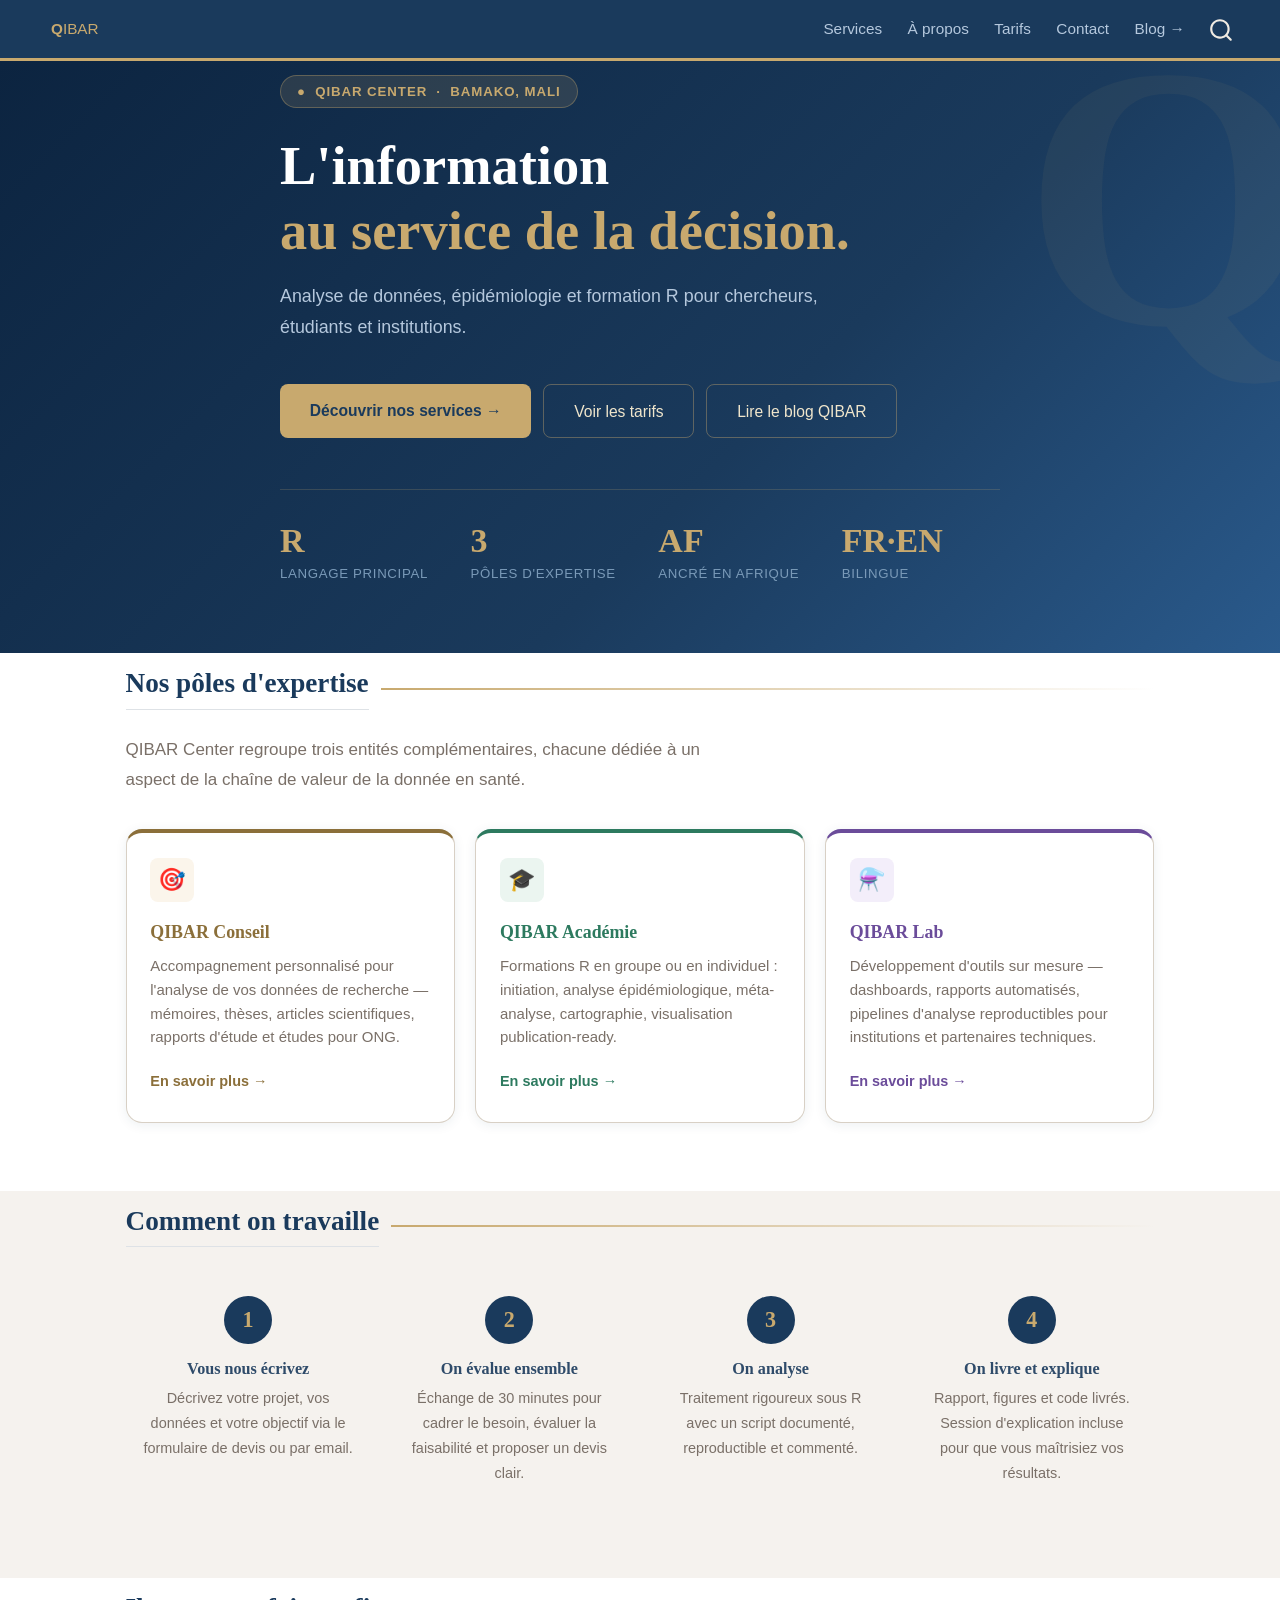
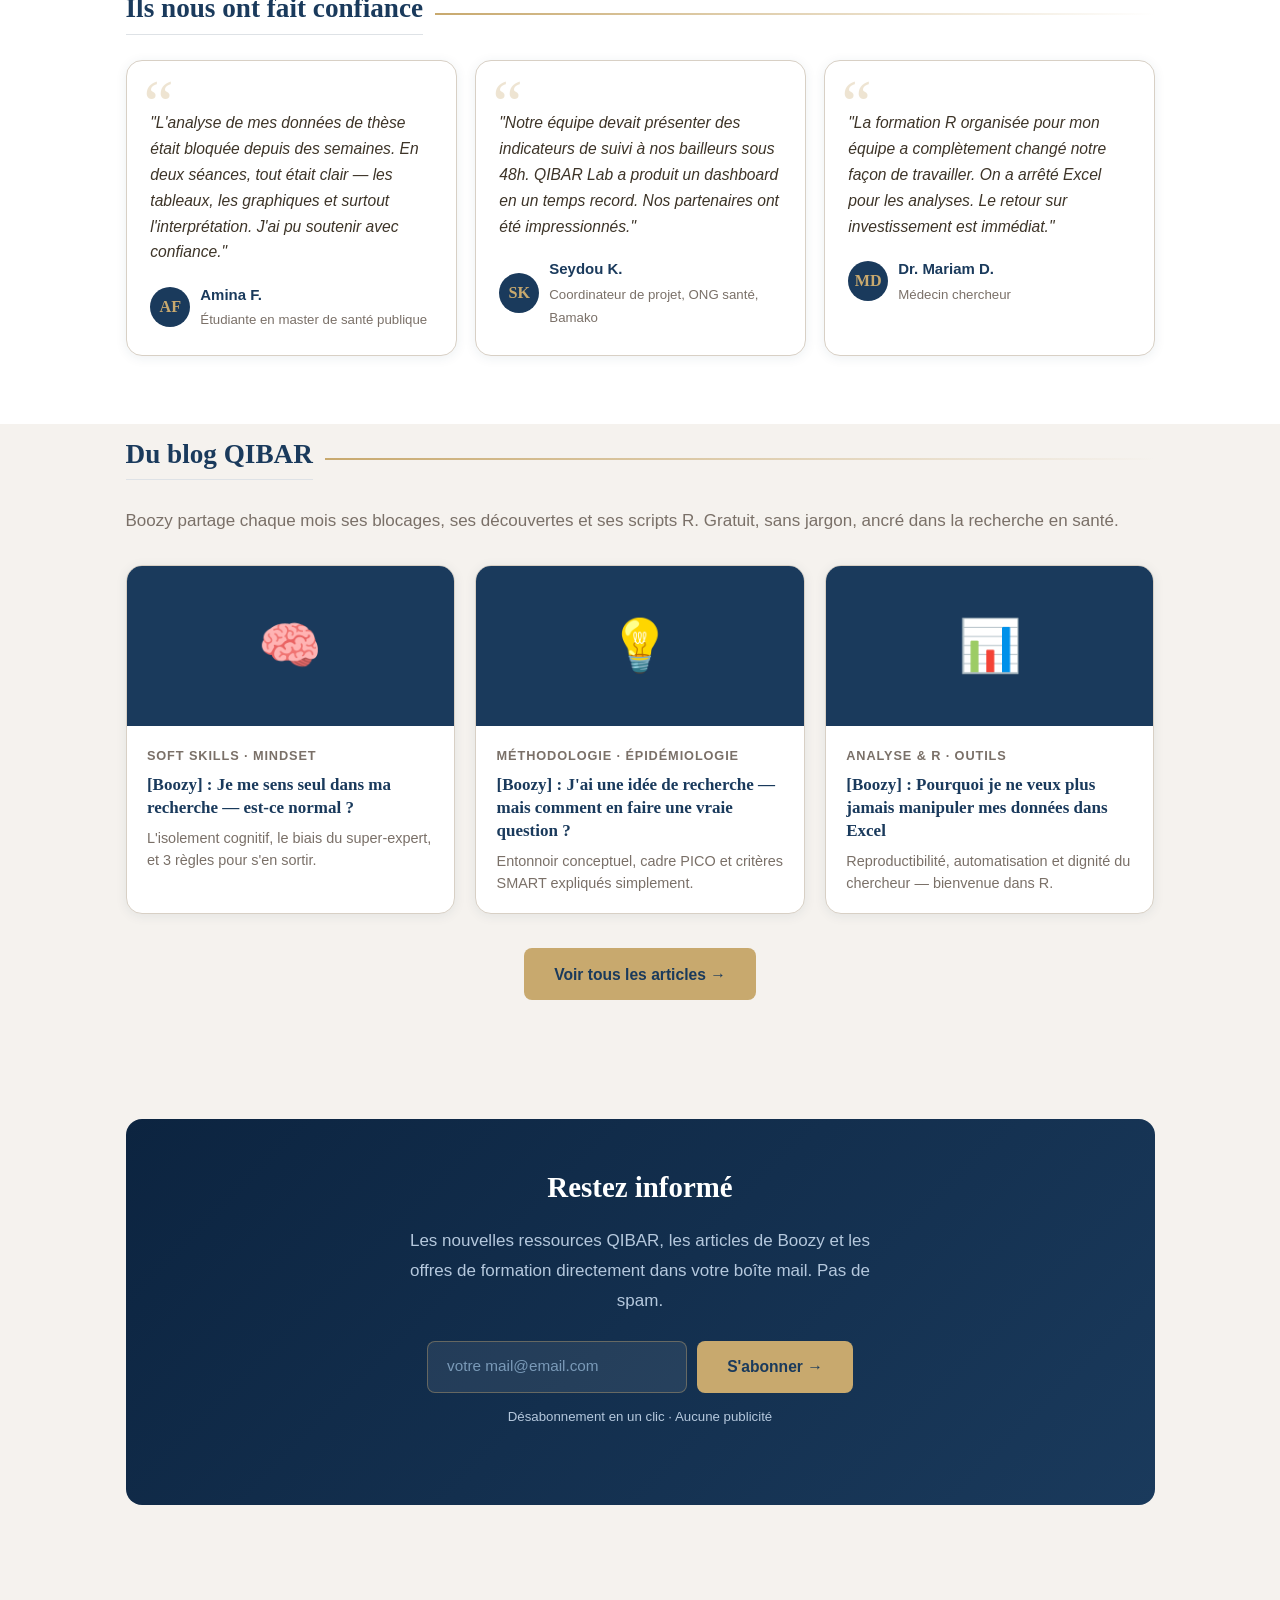
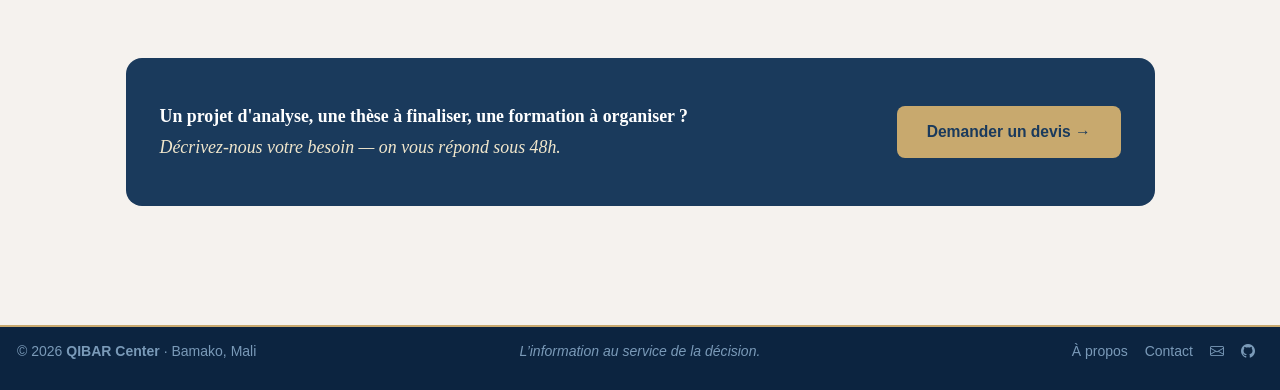
<file: docs/index.html>
<!DOCTYPE html>
<html xmlns="http://www.w3.org/1999/xhtml" lang="en" xml:lang="en"><head>

<meta charset="utf-8">
<meta name="generator" content="quarto-1.6.32">

<meta name="viewport" content="width=device-width, initial-scale=1.0, user-scalable=yes">


<title>QIBAR Center</title>
<style>
code{white-space: pre-wrap;}
span.smallcaps{font-variant: small-caps;}
div.columns{display: flex; gap: min(4vw, 1.5em);}
div.column{flex: auto; overflow-x: auto;}
div.hanging-indent{margin-left: 1.5em; text-indent: -1.5em;}
ul.task-list{list-style: none;}
ul.task-list li input[type="checkbox"] {
  width: 0.8em;
  margin: 0 0.8em 0.2em -1em; /* quarto-specific, see https://github.com/quarto-dev/quarto-cli/issues/4556 */ 
  vertical-align: middle;
}
</style>


<script src="site_libs/quarto-nav/quarto-nav.js"></script>
<script src="site_libs/clipboard/clipboard.min.js"></script>
<script src="site_libs/quarto-search/autocomplete.umd.js"></script>
<script src="site_libs/quarto-search/fuse.min.js"></script>
<script src="site_libs/quarto-search/quarto-search.js"></script>
<meta name="quarto:offset" content="./">
<link href="./images/favicon.png" rel="icon" type="image/png">
<script src="site_libs/quarto-html/quarto.js"></script>
<script src="site_libs/quarto-html/popper.min.js"></script>
<script src="site_libs/quarto-html/tippy.umd.min.js"></script>
<script src="site_libs/quarto-html/anchor.min.js"></script>
<link href="site_libs/quarto-html/tippy.css" rel="stylesheet">
<link href="site_libs/quarto-html/quarto-syntax-highlighting-2486e1f0a3ee9ee1fc393803a1361cdb.css" rel="stylesheet" id="quarto-text-highlighting-styles">
<script src="site_libs/bootstrap/bootstrap.min.js"></script>
<link href="site_libs/bootstrap/bootstrap-icons.css" rel="stylesheet">
<link href="site_libs/bootstrap/bootstrap-5a0276e2fbee61368600a090c7647b25.min.css" rel="stylesheet" append-hash="true" id="quarto-bootstrap" data-mode="light">
<script id="quarto-search-options" type="application/json">{
  "location": "navbar",
  "copy-button": false,
  "collapse-after": 3,
  "panel-placement": "end",
  "type": "overlay",
  "limit": 50,
  "keyboard-shortcut": [
    "f",
    "/",
    "s"
  ],
  "show-item-context": false,
  "language": {
    "search-no-results-text": "No results",
    "search-matching-documents-text": "matching documents",
    "search-copy-link-title": "Copy link to search",
    "search-hide-matches-text": "Hide additional matches",
    "search-more-match-text": "more match in this document",
    "search-more-matches-text": "more matches in this document",
    "search-clear-button-title": "Clear",
    "search-text-placeholder": "",
    "search-detached-cancel-button-title": "Cancel",
    "search-submit-button-title": "Submit",
    "search-label": "Search"
  }
}</script>
<style>html{ scroll-behavior: smooth; }</style>


<link rel="stylesheet" href="styles.css">
<meta property="og:title" content="QIBAR Center — Data · Research · Formation">
<meta property="og:description" content="Analyse de données, épidémiologie et formation R pour chercheurs et institutions en Afrique.">
<meta property="og:image" content="images/og.png">
<meta property="og:site_name" content="QIBAR Center">
</head>

<body class="nav-fixed fullcontent">

<div id="quarto-search-results"></div>
  <header id="quarto-header" class="headroom fixed-top">
    <nav class="navbar navbar-expand-lg " data-bs-theme="dark">
      <div class="navbar-container container-fluid">
            <div id="quarto-search" class="" title="Search"></div>
          <button class="navbar-toggler" type="button" data-bs-toggle="collapse" data-bs-target="#navbarCollapse" aria-controls="navbarCollapse" role="menu" aria-expanded="false" aria-label="Toggle navigation" onclick="if (window.quartoToggleHeadroom) { window.quartoToggleHeadroom(); }">
  <span class="navbar-toggler-icon"></span>
</button>
          <div class="collapse navbar-collapse" id="navbarCollapse">
            <ul class="navbar-nav navbar-nav-scroll me-auto">
  <li class="nav-item">
    <a class="nav-link active" href="./index.html" aria-current="page"> 
<span class="menu-text"><strong>Q</strong>IBAR</span></a>
  </li>  
</ul>
            <ul class="navbar-nav navbar-nav-scroll ms-auto">
  <li class="nav-item">
    <a class="nav-link" href="./services.html"> 
<span class="menu-text">Services</span></a>
  </li>  
  <li class="nav-item">
    <a class="nav-link" href="./about.html"> 
<span class="menu-text">À propos</span></a>
  </li>  
  <li class="nav-item">
    <a class="nav-link" href="./tarifs.html"> 
<span class="menu-text">Tarifs</span></a>
  </li>  
  <li class="nav-item">
    <a class="nav-link" href="./contact.html"> 
<span class="menu-text">Contact</span></a>
  </li>  
  <li class="nav-item">
    <a class="nav-link" href="https://boozygit.github.io/Blog/" target="_blank"> 
<span class="menu-text">Blog →</span></a>
  </li>  
</ul>
          </div> <!-- /navcollapse -->
            <div class="quarto-navbar-tools">
</div>
      </div> <!-- /container-fluid -->
    </nav>
</header>
<!-- content -->
<div id="quarto-content" class="quarto-container page-layout-custom page-navbar">
<!-- sidebar -->
<!-- margin-sidebar -->
<!-- main -->




<!-- ── HERO ──────────────────────────────────────────────────────────────── -->
<section class="hero">
  <div class="hero-inner">
    <div class="hero-badge">●&nbsp; QIBAR Center &nbsp;·&nbsp; Bamako, Mali</div>
    <h1>L'information<br><span>au service de la décision.</span></h1>
    <p class="hero-sub">
      Analyse de données, épidémiologie et formation R pour chercheurs,
      étudiants et institutions.
    </p>
    <div class="hero-ctas">
      <a href="services.html" class="btn-primary">Découvrir nos services →</a>
      <a href="tarifs.html" class="btn-secondary">Voir les tarifs</a>
      <a href="https://boozygit.github.io/Blog/" target="_blank" class="btn-secondary">Lire le blog QIBAR</a>
    </div>
    <div class="hero-stats">
      <div>
        <span class="stat-val">R</span>
        <span class="stat-label">Langage principal</span>
      </div>
      <div>
        <span class="stat-val">3</span>
        <span class="stat-label">Pôles d'expertise</span>
      </div>
      <div>
        <span class="stat-val">AF</span>
        <span class="stat-label">Ancré en Afrique</span>
      </div>
      <div>
        <span class="stat-val">FR·EN</span>
        <span class="stat-label">Bilingue</span>
      </div>
    </div>
  </div>
</section>

<!-- ── NOS PÔLES ─────────────────────────────────────────────────────────── -->
<section class="section" style="background:#fff">
  <div class="container-qibar">
    <div class="sec-label">
      <h2>Nos pôles d'expertise</h2>
      <div class="sec-line"></div>
    </div>
    <p style="color:var(--qibar-gris);max-width:600px;margin-bottom:2rem">
      QIBAR Center regroupe trois entités complémentaires, chacune dédiée à un
      aspect de la chaîne de valeur de la donnée en santé.
    </p>
    <div class="branches-grid">

      <div class="branch-card conseil">
        <div class="branch-icon">🎯</div>
        <p class="branch-name">QIBAR Conseil</p>
        <p class="branch-desc">
          Accompagnement personnalisé pour l'analyse de vos données de recherche —
          mémoires, thèses, articles scientifiques, rapports d'étude et études pour ONG.
        </p>
        <a href="services.html#conseil" class="branch-link">En savoir plus →</a>
      </div>

      <div class="branch-card academie">
        <div class="branch-icon">🎓</div>
        <p class="branch-name">QIBAR Académie</p>
        <p class="branch-desc">
          Formations R en groupe ou en individuel : initiation, analyse épidémiologique,
          méta-analyse, cartographie, visualisation publication-ready.
        </p>
        <a href="services.html#academie" class="branch-link">En savoir plus →</a>
      </div>

      <div class="branch-card lab">
        <div class="branch-icon">⚗️</div>
        <p class="branch-name">QIBAR Lab</p>
        <p class="branch-desc">
          Développement d'outils sur mesure — dashboards, rapports automatisés,
          pipelines d'analyse reproductibles pour institutions et partenaires techniques.
        </p>
        <a href="services.html#lab" class="branch-link">En savoir plus →</a>
      </div>

    </div>
  </div>
</section>

<!-- ── COMMENT ON TRAVAILLE ──────────────────────────────────────────────── -->
<section class="section" style="background:var(--qibar-sable)">
  <div class="container-qibar">
    <div class="sec-label">
      <h2>Comment on travaille</h2>
      <div class="sec-line"></div>
    </div>
    <div class="process-grid">
      <div class="process-step">
        <div class="process-num">1</div>
        <h4>Vous nous écrivez</h4>
        <p>Décrivez votre projet, vos données et votre objectif via le formulaire de devis ou par email.</p>
      </div>
      <div class="process-step">
        <div class="process-num">2</div>
        <h4>On évalue ensemble</h4>
        <p>Échange de 30 minutes pour cadrer le besoin, évaluer la faisabilité et proposer un devis clair.</p>
      </div>
      <div class="process-step">
        <div class="process-num">3</div>
        <h4>On analyse</h4>
        <p>Traitement rigoureux sous R avec un script documenté, reproductible et commenté.</p>
      </div>
      <div class="process-step">
        <div class="process-num">4</div>
        <h4>On livre et explique</h4>
        <p>Rapport, figures et code livrés. Session d'explication incluse pour que vous maîtrisiez vos résultats.</p>
      </div>
    </div>
  </div>
</section>

<!-- ── TÉMOIGNAGES ────────────────────────────────────────────────────────── -->
<section class="section" style="background:#fff">
  <div class="container-qibar">
    <div class="sec-label">
      <h2>Ils nous ont fait confiance</h2>
      <div class="sec-line"></div>
    </div>
    <div class="testimonials-grid">

      <div class="testimonial-card">
        <p class="testimonial-text">
          "L'analyse de mes données de thèse était bloquée depuis des semaines.
          En deux séances, tout était clair — les tableaux, les graphiques et surtout
          l'interprétation. J'ai pu soutenir avec confiance."
        </p>
        <div class="testimonial-author">
          <div class="author-avatar">AF</div>
          <div>
            <p class="author-name">Amina F.</p>
            <p class="author-role">Étudiante en master de santé publique</p>
          </div>
        </div>
      </div>

      <div class="testimonial-card">
        <p class="testimonial-text">
          "Notre équipe devait présenter des indicateurs de suivi à nos bailleurs
          sous 48h. QIBAR Lab a produit un dashboard en un temps record.
          Nos partenaires ont été impressionnés."
        </p>
        <div class="testimonial-author">
          <div class="author-avatar">SK</div>
          <div>
            <p class="author-name">Seydou K.</p>
            <p class="author-role">Coordinateur de projet, ONG santé, Bamako</p>
          </div>
        </div>
      </div>

      <div class="testimonial-card">
        <p class="testimonial-text">
          "La formation R organisée pour mon équipe a complètement changé notre
          façon de travailler. On a arrêté Excel pour les analyses. Le retour sur
          investissement est immédiat."
        </p>
        <div class="testimonial-author">
          <div class="author-avatar">MD</div>
          <div>
            <p class="author-name">Dr. Mariam D.</p>
            <p class="author-role">Médecin chercheur</p>
          </div>
        </div>
      </div>

    </div>
  </div>
</section>

<!-- ── BLOG PREVIEW ───────────────────────────────────────────────────────── -->
<section class="section" style="background:var(--qibar-sable)">
  <div class="container-qibar">
    <div class="sec-label">
      <h2>Du blog QIBAR</h2>
      <div class="sec-line"></div>
    </div>
    <p style="color:var(--qibar-gris);margin-bottom:1.75rem">
      Boozy partage chaque mois ses blocages, ses découvertes et ses scripts R.
      Gratuit, sans jargon, ancré dans la recherche en santé.
    </p>
    <div class="blog-grid">

      <a href="https://boozygit.github.io/Blog/posts/031-boozy-solitude-chercheur/index.html" target="_blank" class="blog-card">
        <div class="blog-card-img">🧠</div>
        <div class="blog-card-body">
          <p class="blog-card-cat">Soft Skills · Mindset</p>
          <p class="blog-card-title">[Boozy] : Je me sens seul dans ma recherche — est-ce normal ?</p>
          <p class="blog-card-desc">L'isolement cognitif, le biais du super-expert, et 3 règles pour s'en sortir.</p>
        </div>
      </a>

      <a href="https://boozygit.github.io/Blog/posts/001-boozy-idee-question-recherche/index.html" target="_blank" class="blog-card">
        <div class="blog-card-img">💡</div>
        <div class="blog-card-body">
          <p class="blog-card-cat">Méthodologie · Épidémiologie</p>
          <p class="blog-card-title">[Boozy] : J'ai une idée de recherche — mais comment en faire une vraie question ?</p>
          <p class="blog-card-desc">Entonnoir conceptuel, cadre PICO et critères SMART expliqués simplement.</p>
        </div>
      </a>

      <a href="https://boozygit.github.io/Blog/posts/005-boozy-excel-vers-r/index.html" target="_blank" class="blog-card">
        <div class="blog-card-img">📊</div>
        <div class="blog-card-body">
          <p class="blog-card-cat">Analyse &amp; R · Outils</p>
          <p class="blog-card-title">[Boozy] : Pourquoi je ne veux plus jamais manipuler mes données dans Excel</p>
          <p class="blog-card-desc">Reproductibilité, automatisation et dignité du chercheur — bienvenue dans R.</p>
        </div>
      </a>

    </div>
    <div style="text-align:center;margin-top:2rem">
      <a href="https://boozygit.github.io/Blog/" target="_blank" class="btn-primary">
        Voir tous les articles →
      </a>
    </div>
  </div>
</section>

<!-- ── NEWSLETTER ─────────────────────────────────────────────────────────── -->
<section style="padding:0 1.5rem 3rem">
  <div class="container-qibar">
    <div class="newsletter-section">
      <h2 style="border:none;margin-top:0">Restez informé</h2>
      <p>Les nouvelles ressources QIBAR, les articles de Boozy et les offres de formation
         directement dans votre boîte mail. Pas de spam.</p>
      <!-- Remplacer l'action par votre URL Brevo -->
      <form class="newsletter-form" action="https://05f21676.sibforms.com/serve/[base64]" method="post">
        <input type="email" name="EMAIL" placeholder="votre mail@email.com" required="">
        <button type="submit" class="btn-primary">S'abonner →</button>
      </form>
      <p class="newsletter-note">Désabonnement en un clic · Aucune publicité</p>
    </div>
  </div>
</section>

<!-- ── CTA FINAL ──────────────────────────────────────────────────────────── -->
<section style="padding:0 1.5rem 4rem">
  <div class="container-qibar">
    <div class="cta-banner">
      <p><strong>Un projet d'analyse, une thèse à finaliser, une formation à organiser ?</strong><br>
         Décrivez-nous votre besoin — on vous répond sous 48h.</p>
      <a href="contact.html" class="btn-primary">Demander un devis →</a>
    </div>
  </div>
</section>




<script id="quarto-html-after-body" type="application/javascript">
window.document.addEventListener("DOMContentLoaded", function (event) {
  const toggleBodyColorMode = (bsSheetEl) => {
    const mode = bsSheetEl.getAttribute("data-mode");
    const bodyEl = window.document.querySelector("body");
    if (mode === "dark") {
      bodyEl.classList.add("quarto-dark");
      bodyEl.classList.remove("quarto-light");
    } else {
      bodyEl.classList.add("quarto-light");
      bodyEl.classList.remove("quarto-dark");
    }
  }
  const toggleBodyColorPrimary = () => {
    const bsSheetEl = window.document.querySelector("link#quarto-bootstrap");
    if (bsSheetEl) {
      toggleBodyColorMode(bsSheetEl);
    }
  }
  toggleBodyColorPrimary();  
  const icon = "";
  const anchorJS = new window.AnchorJS();
  anchorJS.options = {
    placement: 'right',
    icon: icon
  };
  anchorJS.add('.anchored');
  const isCodeAnnotation = (el) => {
    for (const clz of el.classList) {
      if (clz.startsWith('code-annotation-')) {                     
        return true;
      }
    }
    return false;
  }
  const onCopySuccess = function(e) {
    // button target
    const button = e.trigger;
    // don't keep focus
    button.blur();
    // flash "checked"
    button.classList.add('code-copy-button-checked');
    var currentTitle = button.getAttribute("title");
    button.setAttribute("title", "Copied!");
    let tooltip;
    if (window.bootstrap) {
      button.setAttribute("data-bs-toggle", "tooltip");
      button.setAttribute("data-bs-placement", "left");
      button.setAttribute("data-bs-title", "Copied!");
      tooltip = new bootstrap.Tooltip(button, 
        { trigger: "manual", 
          customClass: "code-copy-button-tooltip",
          offset: [0, -8]});
      tooltip.show();    
    }
    setTimeout(function() {
      if (tooltip) {
        tooltip.hide();
        button.removeAttribute("data-bs-title");
        button.removeAttribute("data-bs-toggle");
        button.removeAttribute("data-bs-placement");
      }
      button.setAttribute("title", currentTitle);
      button.classList.remove('code-copy-button-checked');
    }, 1000);
    // clear code selection
    e.clearSelection();
  }
  const getTextToCopy = function(trigger) {
      const codeEl = trigger.previousElementSibling.cloneNode(true);
      for (const childEl of codeEl.children) {
        if (isCodeAnnotation(childEl)) {
          childEl.remove();
        }
      }
      return codeEl.innerText;
  }
  const clipboard = new window.ClipboardJS('.code-copy-button:not([data-in-quarto-modal])', {
    text: getTextToCopy
  });
  clipboard.on('success', onCopySuccess);
  if (window.document.getElementById('quarto-embedded-source-code-modal')) {
    // For code content inside modals, clipBoardJS needs to be initialized with a container option
    // TODO: Check when it could be a function (https://github.com/zenorocha/clipboard.js/issues/860)
    const clipboardModal = new window.ClipboardJS('.code-copy-button[data-in-quarto-modal]', {
      text: getTextToCopy,
      container: window.document.getElementById('quarto-embedded-source-code-modal')
    });
    clipboardModal.on('success', onCopySuccess);
  }
    var localhostRegex = new RegExp(/^(?:http|https):\/\/localhost\:?[0-9]*\//);
    var mailtoRegex = new RegExp(/^mailto:/);
      var filterRegex = new RegExp('/' + window.location.host + '/');
    var isInternal = (href) => {
        return filterRegex.test(href) || localhostRegex.test(href) || mailtoRegex.test(href);
    }
    // Inspect non-navigation links and adorn them if external
 	var links = window.document.querySelectorAll('a[href]:not(.nav-link):not(.navbar-brand):not(.toc-action):not(.sidebar-link):not(.sidebar-item-toggle):not(.pagination-link):not(.no-external):not([aria-hidden]):not(.dropdown-item):not(.quarto-navigation-tool):not(.about-link)');
    for (var i=0; i<links.length; i++) {
      const link = links[i];
      if (!isInternal(link.href)) {
        // undo the damage that might have been done by quarto-nav.js in the case of
        // links that we want to consider external
        if (link.dataset.originalHref !== undefined) {
          link.href = link.dataset.originalHref;
        }
          // target, if specified
          link.setAttribute("target", "_blank");
          if (link.getAttribute("rel") === null) {
            link.setAttribute("rel", "noopener");
          }
      }
    }
  function tippyHover(el, contentFn, onTriggerFn, onUntriggerFn) {
    const config = {
      allowHTML: true,
      maxWidth: 500,
      delay: 100,
      arrow: false,
      appendTo: function(el) {
          return el.parentElement;
      },
      interactive: true,
      interactiveBorder: 10,
      theme: 'quarto',
      placement: 'bottom-start',
    };
    if (contentFn) {
      config.content = contentFn;
    }
    if (onTriggerFn) {
      config.onTrigger = onTriggerFn;
    }
    if (onUntriggerFn) {
      config.onUntrigger = onUntriggerFn;
    }
    window.tippy(el, config); 
  }
  const noterefs = window.document.querySelectorAll('a[role="doc-noteref"]');
  for (var i=0; i<noterefs.length; i++) {
    const ref = noterefs[i];
    tippyHover(ref, function() {
      // use id or data attribute instead here
      let href = ref.getAttribute('data-footnote-href') || ref.getAttribute('href');
      try { href = new URL(href).hash; } catch {}
      const id = href.replace(/^#\/?/, "");
      const note = window.document.getElementById(id);
      if (note) {
        return note.innerHTML;
      } else {
        return "";
      }
    });
  }
  const xrefs = window.document.querySelectorAll('a.quarto-xref');
  const processXRef = (id, note) => {
    // Strip column container classes
    const stripColumnClz = (el) => {
      el.classList.remove("page-full", "page-columns");
      if (el.children) {
        for (const child of el.children) {
          stripColumnClz(child);
        }
      }
    }
    stripColumnClz(note)
    if (id === null || id.startsWith('sec-')) {
      // Special case sections, only their first couple elements
      const container = document.createElement("div");
      if (note.children && note.children.length > 2) {
        container.appendChild(note.children[0].cloneNode(true));
        for (let i = 1; i < note.children.length; i++) {
          const child = note.children[i];
          if (child.tagName === "P" && child.innerText === "") {
            continue;
          } else {
            container.appendChild(child.cloneNode(true));
            break;
          }
        }
        if (window.Quarto?.typesetMath) {
          window.Quarto.typesetMath(container);
        }
        return container.innerHTML
      } else {
        if (window.Quarto?.typesetMath) {
          window.Quarto.typesetMath(note);
        }
        return note.innerHTML;
      }
    } else {
      // Remove any anchor links if they are present
      const anchorLink = note.querySelector('a.anchorjs-link');
      if (anchorLink) {
        anchorLink.remove();
      }
      if (window.Quarto?.typesetMath) {
        window.Quarto.typesetMath(note);
      }
      // TODO in 1.5, we should make sure this works without a callout special case
      if (note.classList.contains("callout")) {
        return note.outerHTML;
      } else {
        return note.innerHTML;
      }
    }
  }
  for (var i=0; i<xrefs.length; i++) {
    const xref = xrefs[i];
    tippyHover(xref, undefined, function(instance) {
      instance.disable();
      let url = xref.getAttribute('href');
      let hash = undefined; 
      if (url.startsWith('#')) {
        hash = url;
      } else {
        try { hash = new URL(url).hash; } catch {}
      }
      if (hash) {
        const id = hash.replace(/^#\/?/, "");
        const note = window.document.getElementById(id);
        if (note !== null) {
          try {
            const html = processXRef(id, note.cloneNode(true));
            instance.setContent(html);
          } finally {
            instance.enable();
            instance.show();
          }
        } else {
          // See if we can fetch this
          fetch(url.split('#')[0])
          .then(res => res.text())
          .then(html => {
            const parser = new DOMParser();
            const htmlDoc = parser.parseFromString(html, "text/html");
            const note = htmlDoc.getElementById(id);
            if (note !== null) {
              const html = processXRef(id, note);
              instance.setContent(html);
            } 
          }).finally(() => {
            instance.enable();
            instance.show();
          });
        }
      } else {
        // See if we can fetch a full url (with no hash to target)
        // This is a special case and we should probably do some content thinning / targeting
        fetch(url)
        .then(res => res.text())
        .then(html => {
          const parser = new DOMParser();
          const htmlDoc = parser.parseFromString(html, "text/html");
          const note = htmlDoc.querySelector('main.content');
          if (note !== null) {
            // This should only happen for chapter cross references
            // (since there is no id in the URL)
            // remove the first header
            if (note.children.length > 0 && note.children[0].tagName === "HEADER") {
              note.children[0].remove();
            }
            const html = processXRef(null, note);
            instance.setContent(html);
          } 
        }).finally(() => {
          instance.enable();
          instance.show();
        });
      }
    }, function(instance) {
    });
  }
      let selectedAnnoteEl;
      const selectorForAnnotation = ( cell, annotation) => {
        let cellAttr = 'data-code-cell="' + cell + '"';
        let lineAttr = 'data-code-annotation="' +  annotation + '"';
        const selector = 'span[' + cellAttr + '][' + lineAttr + ']';
        return selector;
      }
      const selectCodeLines = (annoteEl) => {
        const doc = window.document;
        const targetCell = annoteEl.getAttribute("data-target-cell");
        const targetAnnotation = annoteEl.getAttribute("data-target-annotation");
        const annoteSpan = window.document.querySelector(selectorForAnnotation(targetCell, targetAnnotation));
        const lines = annoteSpan.getAttribute("data-code-lines").split(",");
        const lineIds = lines.map((line) => {
          return targetCell + "-" + line;
        })
        let top = null;
        let height = null;
        let parent = null;
        if (lineIds.length > 0) {
            //compute the position of the single el (top and bottom and make a div)
            const el = window.document.getElementById(lineIds[0]);
            top = el.offsetTop;
            height = el.offsetHeight;
            parent = el.parentElement.parentElement;
          if (lineIds.length > 1) {
            const lastEl = window.document.getElementById(lineIds[lineIds.length - 1]);
            const bottom = lastEl.offsetTop + lastEl.offsetHeight;
            height = bottom - top;
          }
          if (top !== null && height !== null && parent !== null) {
            // cook up a div (if necessary) and position it 
            let div = window.document.getElementById("code-annotation-line-highlight");
            if (div === null) {
              div = window.document.createElement("div");
              div.setAttribute("id", "code-annotation-line-highlight");
              div.style.position = 'absolute';
              parent.appendChild(div);
            }
            div.style.top = top - 2 + "px";
            div.style.height = height + 4 + "px";
            div.style.left = 0;
            let gutterDiv = window.document.getElementById("code-annotation-line-highlight-gutter");
            if (gutterDiv === null) {
              gutterDiv = window.document.createElement("div");
              gutterDiv.setAttribute("id", "code-annotation-line-highlight-gutter");
              gutterDiv.style.position = 'absolute';
              const codeCell = window.document.getElementById(targetCell);
              const gutter = codeCell.querySelector('.code-annotation-gutter');
              gutter.appendChild(gutterDiv);
            }
            gutterDiv.style.top = top - 2 + "px";
            gutterDiv.style.height = height + 4 + "px";
          }
          selectedAnnoteEl = annoteEl;
        }
      };
      const unselectCodeLines = () => {
        const elementsIds = ["code-annotation-line-highlight", "code-annotation-line-highlight-gutter"];
        elementsIds.forEach((elId) => {
          const div = window.document.getElementById(elId);
          if (div) {
            div.remove();
          }
        });
        selectedAnnoteEl = undefined;
      };
        // Handle positioning of the toggle
    window.addEventListener(
      "resize",
      throttle(() => {
        elRect = undefined;
        if (selectedAnnoteEl) {
          selectCodeLines(selectedAnnoteEl);
        }
      }, 10)
    );
    function throttle(fn, ms) {
    let throttle = false;
    let timer;
      return (...args) => {
        if(!throttle) { // first call gets through
            fn.apply(this, args);
            throttle = true;
        } else { // all the others get throttled
            if(timer) clearTimeout(timer); // cancel #2
            timer = setTimeout(() => {
              fn.apply(this, args);
              timer = throttle = false;
            }, ms);
        }
      };
    }
      // Attach click handler to the DT
      const annoteDls = window.document.querySelectorAll('dt[data-target-cell]');
      for (const annoteDlNode of annoteDls) {
        annoteDlNode.addEventListener('click', (event) => {
          const clickedEl = event.target;
          if (clickedEl !== selectedAnnoteEl) {
            unselectCodeLines();
            const activeEl = window.document.querySelector('dt[data-target-cell].code-annotation-active');
            if (activeEl) {
              activeEl.classList.remove('code-annotation-active');
            }
            selectCodeLines(clickedEl);
            clickedEl.classList.add('code-annotation-active');
          } else {
            // Unselect the line
            unselectCodeLines();
            clickedEl.classList.remove('code-annotation-active');
          }
        });
      }
  const findCites = (el) => {
    const parentEl = el.parentElement;
    if (parentEl) {
      const cites = parentEl.dataset.cites;
      if (cites) {
        return {
          el,
          cites: cites.split(' ')
        };
      } else {
        return findCites(el.parentElement)
      }
    } else {
      return undefined;
    }
  };
  var bibliorefs = window.document.querySelectorAll('a[role="doc-biblioref"]');
  for (var i=0; i<bibliorefs.length; i++) {
    const ref = bibliorefs[i];
    const citeInfo = findCites(ref);
    if (citeInfo) {
      tippyHover(citeInfo.el, function() {
        var popup = window.document.createElement('div');
        citeInfo.cites.forEach(function(cite) {
          var citeDiv = window.document.createElement('div');
          citeDiv.classList.add('hanging-indent');
          citeDiv.classList.add('csl-entry');
          var biblioDiv = window.document.getElementById('ref-' + cite);
          if (biblioDiv) {
            citeDiv.innerHTML = biblioDiv.innerHTML;
          }
          popup.appendChild(citeDiv);
        });
        return popup.innerHTML;
      });
    }
  }
});
</script>
</div> <!-- /content -->
<footer class="footer">
  <div class="nav-footer">
    <div class="nav-footer-left">
<p>© 2026 <strong>QIBAR Center</strong> · Bamako, Mali</p>
</div>   
    <div class="nav-footer-center">
<p><em>L’information au service de la décision.</em></p>
</div>
    <div class="nav-footer-right">
      <ul class="footer-items list-unstyled">
    <li class="nav-item">
    <a class="nav-link" href="./about.html">
<p>À propos</p>
</a>
  </li>  
    <li class="nav-item">
    <a class="nav-link" href="./contact.html">
<p>Contact</p>
</a>
  </li>  
    <li class="nav-item compact">
    <a class="nav-link" href="mailto:mahamoud.koureichi@gmail.com">
      <i class="bi bi-envelope" role="img">
</i> 
    </a>
  </li>  
    <li class="nav-item compact">
    <a class="nav-link" href="https://github.com/boozygit">
      <i class="bi bi-github" role="img">
</i> 
    </a>
  </li>  
</ul>
    </div>
  </div>
</footer>




<script src="site_libs/quarto-html/zenscroll-min.js"></script>
</body></html>
</file>
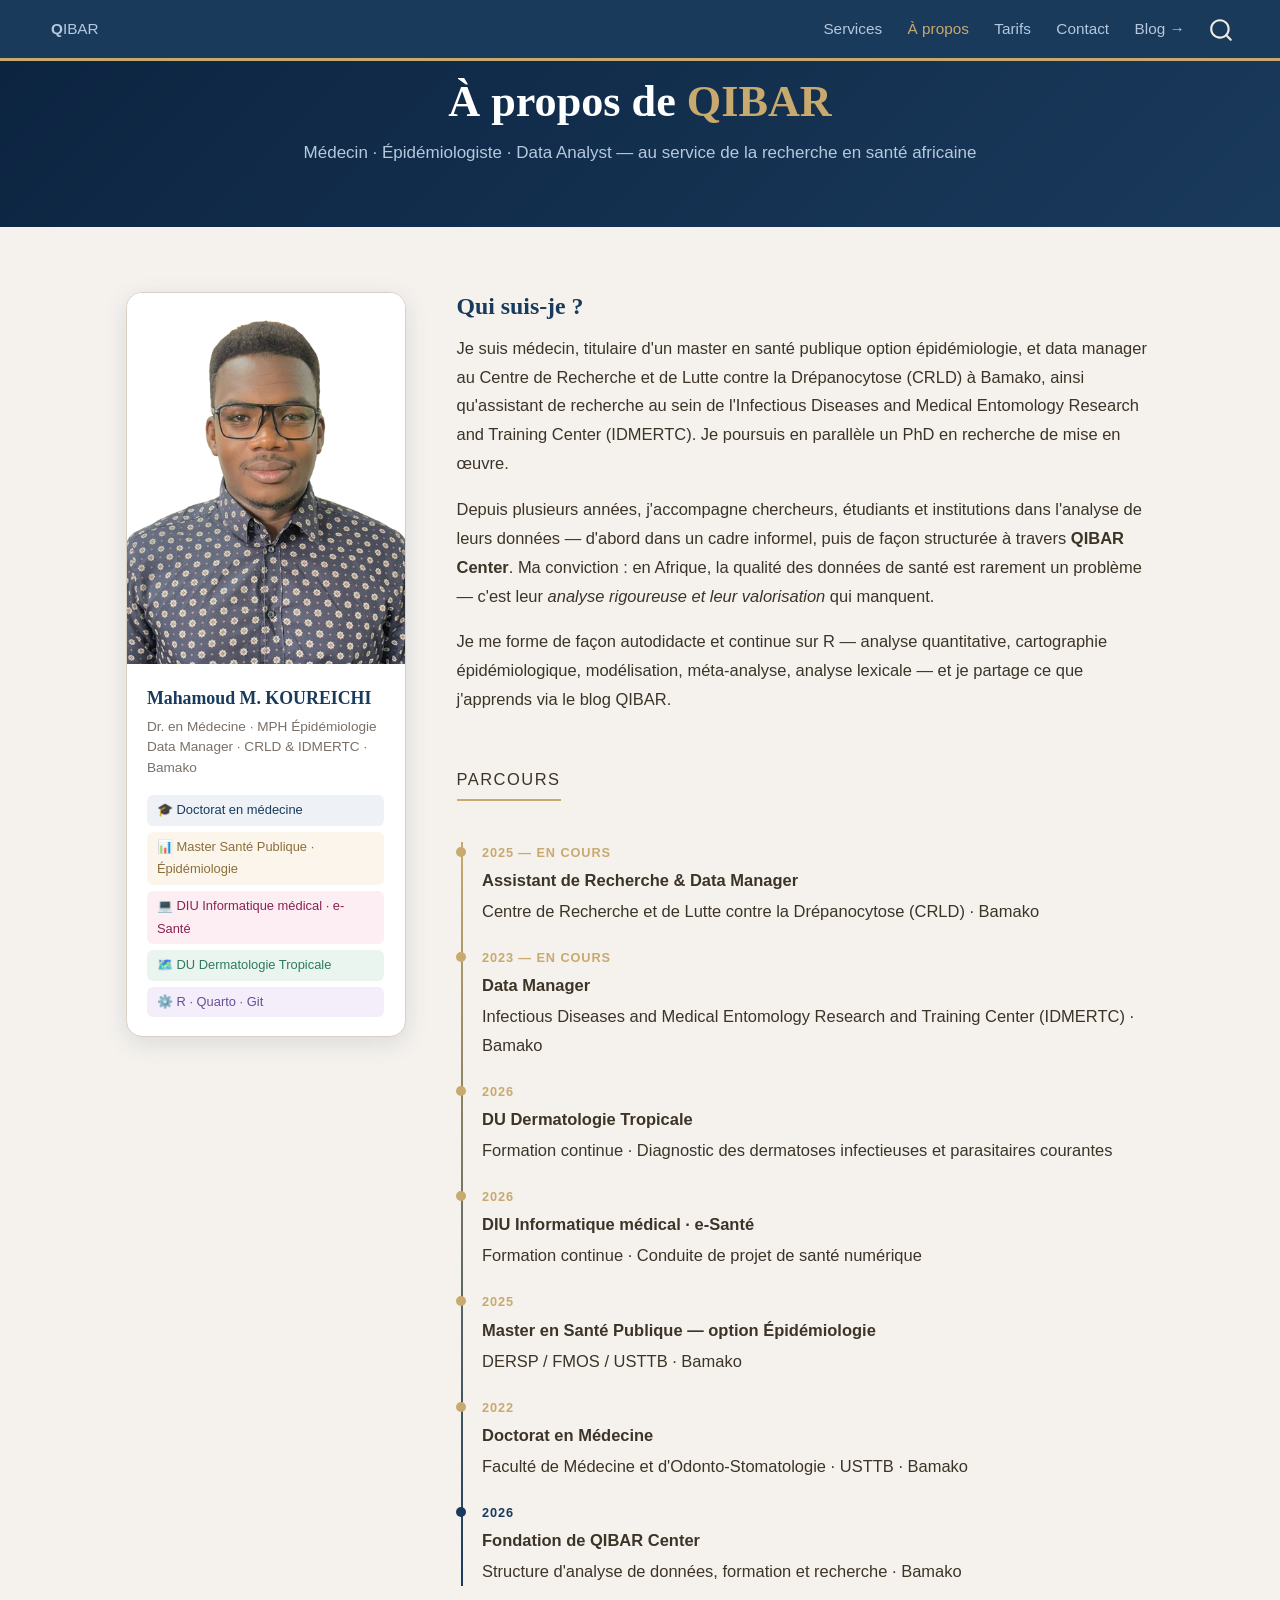
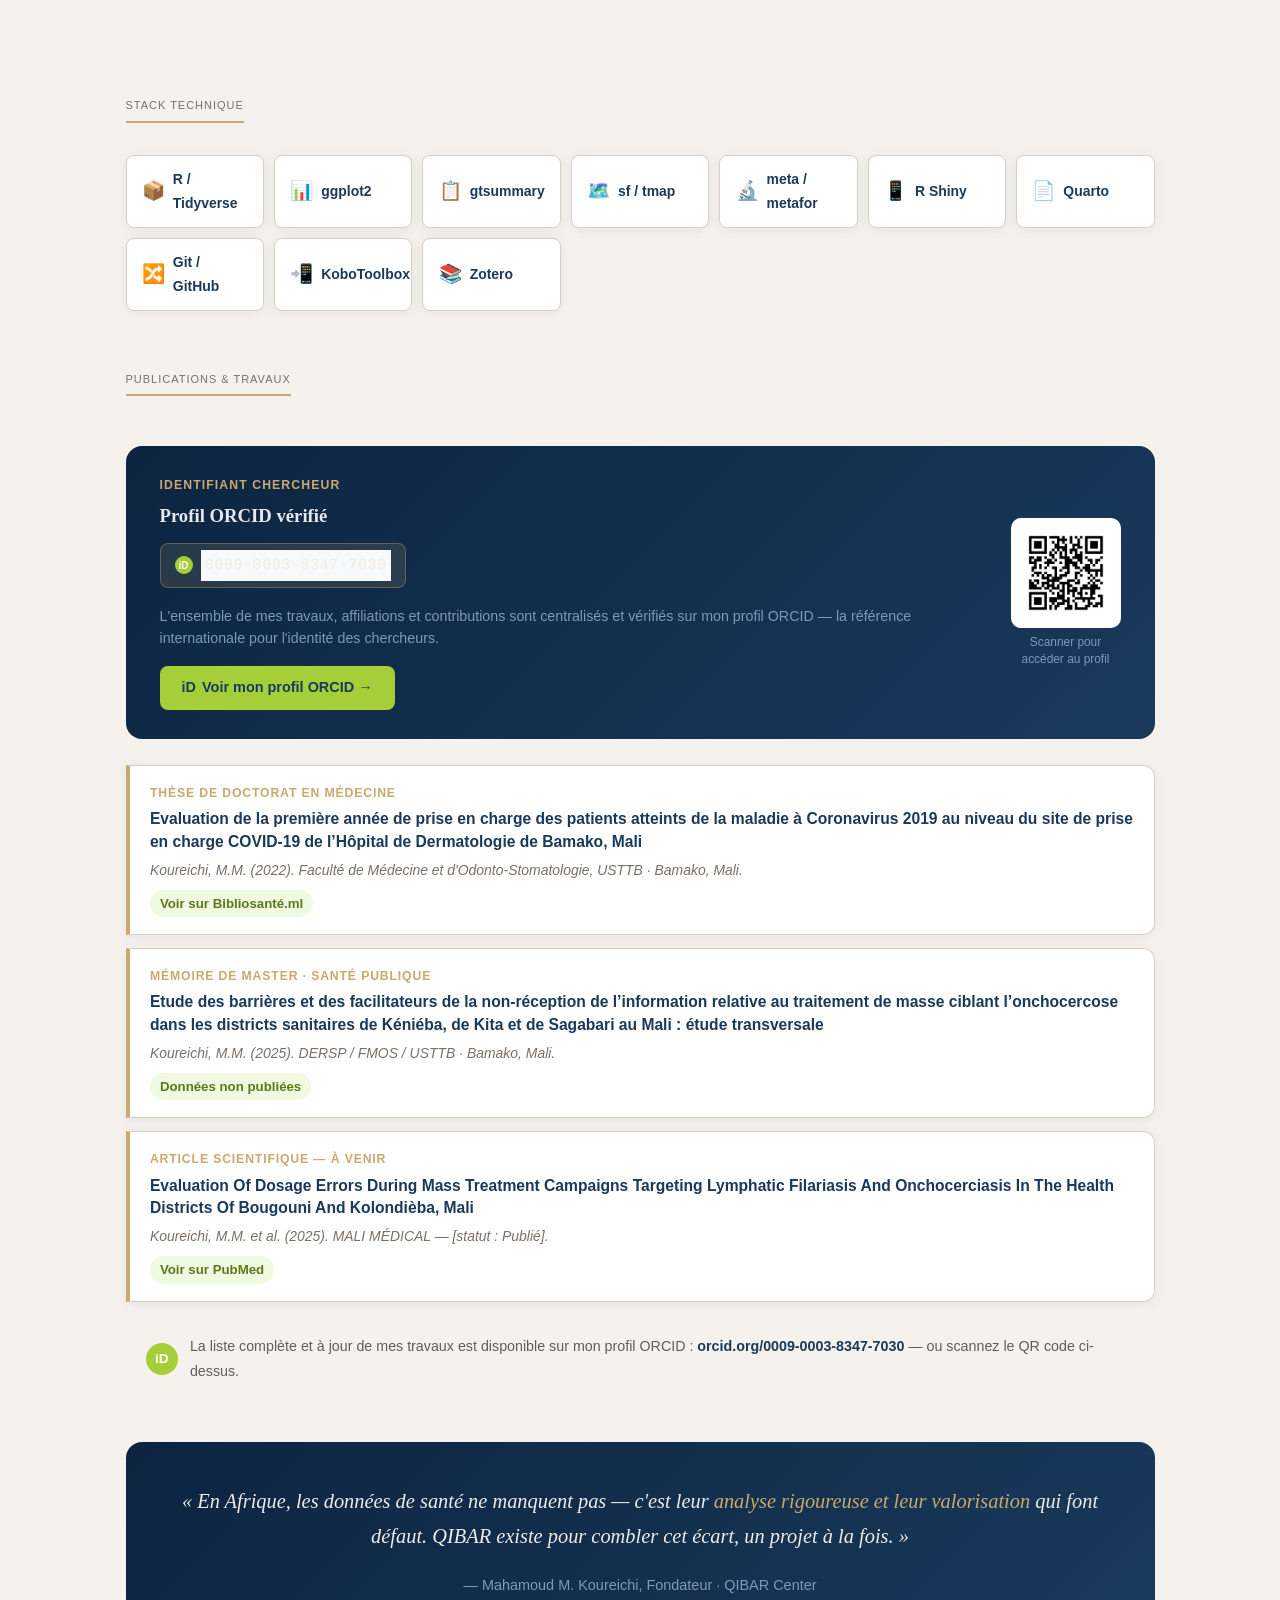
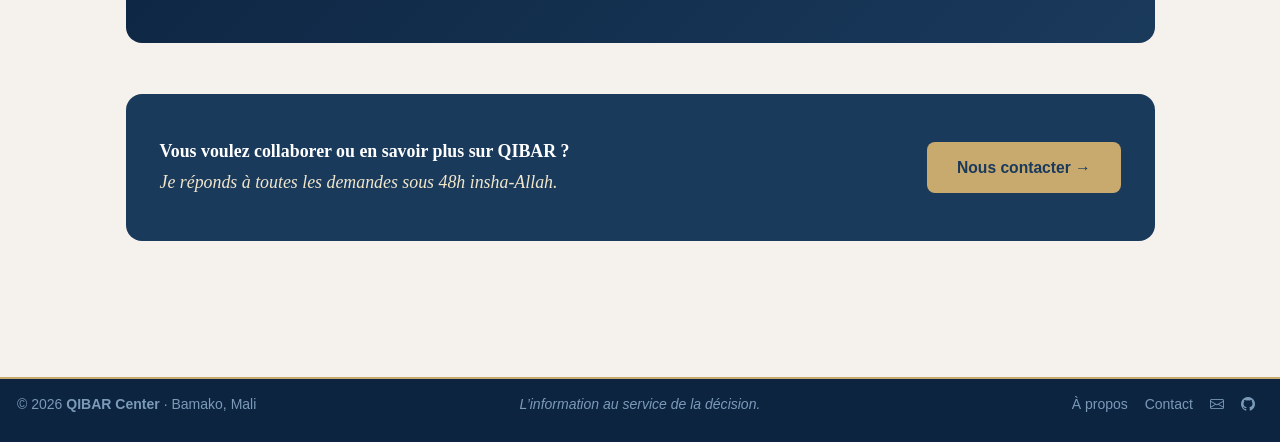
<file: docs/about.html>
<!DOCTYPE html>
<html xmlns="http://www.w3.org/1999/xhtml" lang="en" xml:lang="en"><head>

<meta charset="utf-8">
<meta name="generator" content="quarto-1.6.32">

<meta name="viewport" content="width=device-width, initial-scale=1.0, user-scalable=yes">


<title>about – QIBAR Center</title>
<style>
code{white-space: pre-wrap;}
span.smallcaps{font-variant: small-caps;}
div.columns{display: flex; gap: min(4vw, 1.5em);}
div.column{flex: auto; overflow-x: auto;}
div.hanging-indent{margin-left: 1.5em; text-indent: -1.5em;}
ul.task-list{list-style: none;}
ul.task-list li input[type="checkbox"] {
  width: 0.8em;
  margin: 0 0.8em 0.2em -1em; /* quarto-specific, see https://github.com/quarto-dev/quarto-cli/issues/4556 */ 
  vertical-align: middle;
}
</style>


<script src="site_libs/quarto-nav/quarto-nav.js"></script>
<script src="site_libs/clipboard/clipboard.min.js"></script>
<script src="site_libs/quarto-search/autocomplete.umd.js"></script>
<script src="site_libs/quarto-search/fuse.min.js"></script>
<script src="site_libs/quarto-search/quarto-search.js"></script>
<meta name="quarto:offset" content="./">
<link href="./images/favicon.png" rel="icon" type="image/png">
<script src="site_libs/quarto-html/quarto.js"></script>
<script src="site_libs/quarto-html/popper.min.js"></script>
<script src="site_libs/quarto-html/tippy.umd.min.js"></script>
<script src="site_libs/quarto-html/anchor.min.js"></script>
<link href="site_libs/quarto-html/tippy.css" rel="stylesheet">
<link href="site_libs/quarto-html/quarto-syntax-highlighting-2486e1f0a3ee9ee1fc393803a1361cdb.css" rel="stylesheet" id="quarto-text-highlighting-styles">
<script src="site_libs/bootstrap/bootstrap.min.js"></script>
<link href="site_libs/bootstrap/bootstrap-icons.css" rel="stylesheet">
<link href="site_libs/bootstrap/bootstrap-5a0276e2fbee61368600a090c7647b25.min.css" rel="stylesheet" append-hash="true" id="quarto-bootstrap" data-mode="light">
<script id="quarto-search-options" type="application/json">{
  "location": "navbar",
  "copy-button": false,
  "collapse-after": 3,
  "panel-placement": "end",
  "type": "overlay",
  "limit": 50,
  "keyboard-shortcut": [
    "f",
    "/",
    "s"
  ],
  "show-item-context": false,
  "language": {
    "search-no-results-text": "No results",
    "search-matching-documents-text": "matching documents",
    "search-copy-link-title": "Copy link to search",
    "search-hide-matches-text": "Hide additional matches",
    "search-more-match-text": "more match in this document",
    "search-more-matches-text": "more matches in this document",
    "search-clear-button-title": "Clear",
    "search-text-placeholder": "",
    "search-detached-cancel-button-title": "Cancel",
    "search-submit-button-title": "Submit",
    "search-label": "Search"
  }
}</script>
<style>html{ scroll-behavior: smooth; }</style>


<link rel="stylesheet" href="styles.css">
<meta property="og:title" content="QIBAR Center — Data · Research · Formation">
<meta property="og:description" content="Analyse de données, épidémiologie et formation R pour chercheurs et institutions en Afrique.">
<meta property="og:image" content="images/og.png">
<meta property="og:site_name" content="QIBAR Center">
</head>

<body class="nav-fixed fullcontent">

<div id="quarto-search-results"></div>
  <header id="quarto-header" class="headroom fixed-top">
    <nav class="navbar navbar-expand-lg " data-bs-theme="dark">
      <div class="navbar-container container-fluid">
            <div id="quarto-search" class="" title="Search"></div>
          <button class="navbar-toggler" type="button" data-bs-toggle="collapse" data-bs-target="#navbarCollapse" aria-controls="navbarCollapse" role="menu" aria-expanded="false" aria-label="Toggle navigation" onclick="if (window.quartoToggleHeadroom) { window.quartoToggleHeadroom(); }">
  <span class="navbar-toggler-icon"></span>
</button>
          <div class="collapse navbar-collapse" id="navbarCollapse">
            <ul class="navbar-nav navbar-nav-scroll me-auto">
  <li class="nav-item">
    <a class="nav-link" href="./index.html"> 
<span class="menu-text"><strong>Q</strong>IBAR</span></a>
  </li>  
</ul>
            <ul class="navbar-nav navbar-nav-scroll ms-auto">
  <li class="nav-item">
    <a class="nav-link" href="./services.html"> 
<span class="menu-text">Services</span></a>
  </li>  
  <li class="nav-item">
    <a class="nav-link active" href="./about.html" aria-current="page"> 
<span class="menu-text">À propos</span></a>
  </li>  
  <li class="nav-item">
    <a class="nav-link" href="./tarifs.html"> 
<span class="menu-text">Tarifs</span></a>
  </li>  
  <li class="nav-item">
    <a class="nav-link" href="./contact.html"> 
<span class="menu-text">Contact</span></a>
  </li>  
  <li class="nav-item">
    <a class="nav-link" href="https://boozygit.github.io/Blog/" target="_blank"> 
<span class="menu-text">Blog →</span></a>
  </li>  
</ul>
          </div> <!-- /navcollapse -->
            <div class="quarto-navbar-tools">
</div>
      </div> <!-- /container-fluid -->
    </nav>
</header>
<!-- content -->
<div id="quarto-content" class="quarto-container page-layout-custom page-navbar">
<!-- sidebar -->
<!-- margin-sidebar -->
<!-- main -->




<style>
/* ── Page About — Site vitrine QIBAR ───────────────────────────────────── */
.about-hero {
  background: linear-gradient(135deg, #0C2440, #1A3A5C);
  padding: 3.5rem 1.5rem;
  text-align: center;
}
.about-hero h1 {
  color: #fff;
  font-family: Georgia, serif;
  font-size: clamp(1.8rem, 4vw, 2.6rem);
  margin: 0 0 .6rem;
  border: none; padding: 0;
}
.about-hero h1 span { color: #C8A96E; }
.about-hero p { color: #B5C8DD; font-size: 1rem; margin: 0; }

/* Layout bio */
.bio-grid {
  display: grid;
  grid-template-columns: 280px 1fr;
  gap: 3rem;
  align-items: start;
  margin: 3rem 0;
}
@media (max-width: 768px) {
  .bio-grid { grid-template-columns: 1fr; }
}

/* Carte photo */
.photo-card {
  background: #fff;
  border: 0.5px solid var(--qibar-bordure);
  border-radius: var(--radius-lg);
  overflow: hidden;
  box-shadow: var(--shadow-md);
  position: sticky;
  top: 80px;
}
.photo-card img {
  width: 100%;
  display: block;
  object-fit: cover;
  aspect-ratio: 3/4;
}
.photo-info { padding: 1.1rem 1.2rem; }
.photo-name {
  font-family: Georgia, serif;
  font-size: 1.05rem;
  font-weight: 700;
  color: #1A3A5C;
  margin: 0 0 3px;
}
.photo-title { font-size: .80rem; color: #7A7068; margin: 0 0 1rem; line-height: 1.5; }
.photo-badges { display: flex; flex-direction: column; gap: 6px; }
.photo-badge {
  font-size: .76rem;
  padding: 4px 10px;
  border-radius: 6px;
  font-weight: 500;
  display: flex;
  align-items: center;
  gap: 6px;
}
.pb-blue   { background: #EEF2F7; color: #1A3A5C; }
.pb-gold   { background: #FBF5EB; color: #8B6F3A; }
.pb-green  { background: #EBF5F0; color: #2D7A5F; }
.pb-purple { background: #F3EEFA; color: #6B4C9A; }
.pb-pink   { background: #FCEEF3; color: #8B2252; }

/* Bio texte */
.bio-text h2 {
  font-family: Georgia, serif;
  font-size: 1.4rem;
  color: #1A3A5C;
  margin: 0 0 .75rem;
  border: none; padding: 0;
}
.bio-text p { font-size: .97rem; color: #3D3428; line-height: 1.75; }

/* Timeline */
.timeline { margin: 1.5rem 0; position: relative; padding-left: 1.5rem; }
.timeline::before {
  content: '';
  position: absolute;
  left: 4px; top: 0; bottom: 0;
  width: 2px;
  background: linear-gradient(to bottom, #C8A96E, #1A3A5C);
}
.tl-item { margin-bottom: 1.25rem; position: relative; }
.tl-dot {
  width: 10px; height: 10px;
  border-radius: 50%;
  background: #C8A96E;
  position: absolute;
  left: -1.5rem; top: 5px;
  margin-left: -1px;
}
.tl-year {
  font-size: .75rem; font-weight: 700;
  color: #C8A96E; text-transform: uppercase;
  letter-spacing: .07em; display: block; margin-bottom: 2px;
}
.tl-title { font-size: .92rem; font-weight: 600; color: #1A3A5C; margin: 0 0 2px; }
.tl-sub   { font-size: .84rem; color: #7A7068; margin: 0; }

/* Stack technique */
.stack-grid {
  display: grid;
  grid-template-columns: repeat(auto-fit, minmax(130px, 1fr));
  gap: 10px;
  margin: 1rem 0;
}
.stack-item {
  background: #fff;
  border: 0.5px solid var(--qibar-bordure);
  border-radius: var(--radius-sm);
  padding: .65rem .9rem;
  display: flex;
  align-items: center;
  gap: 8px;
  box-shadow: var(--shadow-sm);
}
.stack-icon { font-size: 1.1rem; flex-shrink: 0; }
.stack-name { font-size: .82rem; font-weight: 600; color: #1A3A5C; margin: 0; }

/* ── Section ORCID ──────────────────────────────────────────────────────── */
.orcid-banner {
  background: linear-gradient(135deg, #0C2440, #1A3A5C);
  border-radius: var(--radius-lg);
  padding: 1.75rem 2rem;
  margin: 2rem 0 1.5rem;
  display: grid;
  grid-template-columns: 1fr auto;
  gap: 2rem;
  align-items: center;
}
@media (max-width: 600px) {
  .orcid-banner { grid-template-columns: 1fr; }
}
.orcid-left .orcid-label {
  font-size: .72rem; font-weight: 700;
  text-transform: uppercase; letter-spacing: .09em;
  color: #C8A96E; margin: 0 0 .5rem; display: block;
}
.orcid-left h3 {
  font-family: Georgia, serif;
  font-size: 1.1rem; color: #fff;
  margin: 0 0 .4rem; border: none; padding: 0;
}
.orcid-id-box {
  display: inline-flex;
  align-items: center;
  gap: 8px;
  background: rgba(200,169,110,.15);
  border: 1px solid rgba(200,169,110,.35);
  border-radius: 8px;
  padding: 6px 14px;
  margin: .5rem 0;
}
.orcid-id-box .orcid-logo {
  width: 18px; height: 18px;
  background: #A6CE39;
  border-radius: 50%;
  display: inline-flex; align-items: center; justify-content: center;
  font-size: 10px; font-weight: 700; color: #fff;
  flex-shrink: 0;
}
.orcid-id-box code {
  font-family: monospace;
  font-size: .88rem;
  color: #F0EBE3;
  letter-spacing: .04em;
}
.orcid-left p {
  font-size: .84rem; color: #7A9AB8;
  margin: .5rem 0 1rem; line-height: 1.55;
}
.orcid-btn {
  display: inline-flex;
  align-items: center;
  gap: 6px;
  background: #A6CE39;
  color: #1A3A5C;
  font-weight: 700;
  font-size: .85rem;
  padding: .55rem 1.3rem;
  border-radius: 8px;
  text-decoration: none;
  transition: opacity .2s;
}
.orcid-btn:hover { opacity: .88; text-decoration: none; color: #1A3A5C; }

/* QR code */
.orcid-qr {
  display: flex;
  flex-direction: column;
  align-items: center;
  gap: 6px;
}
.orcid-qr img {
  width: 110px; height: 110px;
  border-radius: 10px;
  background: #fff;
  padding: 6px;
}
.orcid-qr span {
  font-size: .7rem;
  color: #7A9AB8;
  text-align: center;
  line-height: 1.4;
}

/* Publications */
.pub-list { list-style: none; padding: 0; margin: 1rem 0; }
.pub-item {
  background: #fff;
  border: 0.5px solid var(--qibar-bordure);
  border-left: 4px solid #C8A96E;
  border-radius: 0 var(--radius-md) var(--radius-md) 0;
  padding: 1rem 1.2rem;
  margin-bottom: .75rem;
  box-shadow: var(--shadow-sm);
  transition: transform .15s;
}
.pub-item:hover { transform: translateX(3px); }
.pub-type {
  font-size: .72rem; font-weight: 700;
  text-transform: uppercase; letter-spacing: .07em;
  color: #C8A96E; display: block; margin-bottom: 4px;
}
.pub-title { font-size: .92rem; font-weight: 600; color: #1A3A5C; margin: 0 0 4px; line-height: 1.45; }
.pub-meta  { font-size: .82rem; color: #7A7068; margin: 0; font-style: italic; }
.pub-links { display: flex; gap: 10px; flex-wrap: wrap; margin-top: 8px; }
.pub-link {
  font-size: .78rem; font-weight: 600;
  text-decoration: none;
  display: inline-flex; align-items: center; gap: 3px;
  padding: 2px 10px;
  border-radius: 99px;
  transition: opacity .15s;
}
.pub-link:hover { opacity: .8; text-decoration: none; }
.pl-doi    { background: #EEF2F7; color: #1A3A5C; }
.pl-orcid  { background: #F0FAE0; color: #5A7A1A; }

/* ORCID total footer */
.orcid-footer-note {
  background: #F5F2EE;
  border-radius: var(--radius-md);
  padding: .9rem 1.2rem;
  display: flex;
  align-items: center;
  gap: 12px;
  margin-top: .5rem;
  font-size: .84rem;
  color: #5F5E5A;
}
.orcid-footer-note .of-icon {
  width: 32px; height: 32px;
  background: #A6CE39;
  border-radius: 50%;
  display: flex; align-items: center; justify-content: center;
  font-size: .8rem; font-weight: 700; color: #fff;
  flex-shrink: 0;
}

/* Vision */
.vision-box {
  background: linear-gradient(135deg, #0C2440, #1A3A5C);
  border-radius: var(--radius-lg);
  padding: 2.5rem;
  margin: 2.5rem 0;
  text-align: center;
}
.vision-box blockquote {
  font-family: Georgia, serif;
  font-size: 1.2rem; font-style: italic;
  color: #F0EBE3; line-height: 1.7;
  margin: 0 0 1rem; border: none; padding: 0;
}
.vision-box blockquote span { color: #C8A96E; }
.vision-box cite { font-size: .85rem; color: #7A9AB8; font-style: normal; }

.sec-hd {
  font-size: 11px; font-weight: 500; text-transform: uppercase;
  letter-spacing: .09em; color: var(--qibar-gris);
  margin: 2rem 0 .9rem; padding-bottom: 5px;
  border-bottom: 2px solid #C8A96E;
  display: inline-block;
}
</style>

<!-- HERO -->
<div class="about-hero">
  <h1>À propos de <span>QIBAR</span></h1>
  <p>Médecin · Épidémiologiste · Data Analyst — au service de la recherche en santé africaine</p>
</div>

<div class="page-content">

  <!-- BIO PRINCIPALE -->
  <div class="bio-grid">

    <!-- Colonne gauche : photo + badges -->
    <div class="photo-card">
      <img src="images/Identité.png" alt="Mahamoud M. Koureichi — QIBAR Center">
      <div class="photo-info">
        <p class="photo-name">Mahamoud M. KOUREICHI</p>
        <p class="photo-title">
          Dr. en Médecine · MPH Épidémiologie<br>
          Data Manager · CRLD &amp; IDMERTC · Bamako
        </p>
        <div class="photo-badges">
          <span class="photo-badge pb-blue">🎓 Doctorat en médecine</span>
          <span class="photo-badge pb-gold">📊 Master Santé Publique · Épidémiologie</span>
          <span class="photo-badge pb-pink">💻 DIU Informatique médical · e-Santé</span>
          <span class="photo-badge pb-green">🗺️ DU Dermatologie Tropicale</span>
          <span class="photo-badge pb-purple">⚙️ R · Quarto · Git</span>
        </div>
      </div>
    </div>

    <!-- Colonne droite : texte bio -->
    <div class="bio-text">
      <h2>Qui suis-je ?</h2>
      <p>
        Je suis médecin, titulaire d'un master en santé publique option épidémiologie,
        et data manager au Centre de Recherche et de Lutte contre la Drépanocytose (CRLD)
        à Bamako, ainsi qu'assistant de recherche au sein de l'Infectious Diseases and
        Medical Entomology Research and Training Center (IDMERTC). Je poursuis en parallèle
        un PhD en recherche de mise en œuvre.
      </p>
      <p>
        Depuis plusieurs années, j'accompagne chercheurs, étudiants et institutions
        dans l'analyse de leurs données — d'abord dans un cadre informel, puis de façon
        structurée à travers <strong>QIBAR Center</strong>. Ma conviction : en Afrique,
        la qualité des données de santé est rarement un problème — c'est leur
        <em>analyse rigoureuse et leur valorisation</em> qui manquent.
      </p>
      <p>
        Je me forme de façon autodidacte et continue sur R — analyse quantitative,
        cartographie épidémiologique, modélisation, méta-analyse, analyse lexicale —
        et je partage ce que j'apprends via le blog QIBAR.
      </p>

      <p class="sec-hd">Parcours</p>
      <div class="timeline">

        <div class="tl-item">
          <div class="tl-dot"></div>
          <span class="tl-year">2025 — En cours</span>
          <p class="tl-title">Assistant de Recherche &amp; Data Manager</p>
          <p class="tl-sub">Centre de Recherche et de Lutte contre la Drépanocytose (CRLD) · Bamako</p>
        </div>

        <div class="tl-item">
          <div class="tl-dot"></div>
          <span class="tl-year">2023 — En cours</span>
          <p class="tl-title">Data Manager</p>
          <p class="tl-sub">Infectious Diseases and Medical Entomology Research and Training Center (IDMERTC) · Bamako</p>
        </div>

        <div class="tl-item">
          <div class="tl-dot"></div>
          <span class="tl-year">2026</span>
          <p class="tl-title">DU Dermatologie Tropicale</p>
          <p class="tl-sub">Formation continue · Diagnostic des dermatoses infectieuses et parasitaires courantes</p>
        </div>

        <div class="tl-item">
          <div class="tl-dot"></div>
          <span class="tl-year">2026</span>
          <p class="tl-title">DIU Informatique médical · e-Santé</p>
          <p class="tl-sub">Formation continue · Conduite de projet de santé numérique</p>
        </div>

        <div class="tl-item">
          <div class="tl-dot"></div>
          <span class="tl-year">2025</span>
          <p class="tl-title">Master en Santé Publique — option Épidémiologie</p>
          <p class="tl-sub">DERSP / FMOS / USTTB · Bamako</p>
        </div>

        <div class="tl-item">
          <div class="tl-dot"></div>
          <span class="tl-year">2022</span>
          <p class="tl-title">Doctorat en Médecine</p>
          <p class="tl-sub">Faculté de Médecine et d'Odonto-Stomatologie · USTTB · Bamako</p>
        </div>

        <div class="tl-item">
          <div class="tl-dot" style="background:#1A3A5C"></div>
          <span class="tl-year" style="color:#1A3A5C">2026</span>
          <p class="tl-title">Fondation de QIBAR Center</p>
          <p class="tl-sub">Structure d'analyse de données, formation et recherche · Bamako</p>
        </div>

      </div>
    </div>

  </div><!-- /bio-grid -->

  <!-- STACK TECHNIQUE -->
  <p class="sec-hd">Stack technique</p>
  <div class="stack-grid">
    <div class="stack-item"><span class="stack-icon">📦</span><p class="stack-name">R / Tidyverse</p></div>
    <div class="stack-item"><span class="stack-icon">📊</span><p class="stack-name">ggplot2</p></div>
    <div class="stack-item"><span class="stack-icon">📋</span><p class="stack-name">gtsummary</p></div>
    <div class="stack-item"><span class="stack-icon">🗺️</span><p class="stack-name">sf / tmap</p></div>
    <div class="stack-item"><span class="stack-icon">🔬</span><p class="stack-name">meta / metafor</p></div>
    <div class="stack-item"><span class="stack-icon">📱</span><p class="stack-name">R Shiny</p></div>
    <div class="stack-item"><span class="stack-icon">📄</span><p class="stack-name">Quarto</p></div>
    <div class="stack-item"><span class="stack-icon">🔀</span><p class="stack-name">Git / GitHub</p></div>
    <div class="stack-item"><span class="stack-icon">📲</span><p class="stack-name">KoboToolbox</p></div>
    <div class="stack-item"><span class="stack-icon">📚</span><p class="stack-name">Zotero</p></div>
  </div>

  <!-- ── ORCID & PUBLICATIONS ──────────────────────────────────────────── -->
  <p class="sec-hd" style="margin-top:2.5rem">Publications &amp; travaux</p>

  <!-- Bandeau ORCID -->
  <div class="orcid-banner">
    <div class="orcid-left">
      <span class="orcid-label">Identifiant chercheur</span>
      <h3>Profil ORCID vérifié</h3>
      <div class="orcid-id-box">
        <span class="orcid-logo">iD</span>
        <code>0009-0003-8347-7030</code>
      </div>
      <p>
        L'ensemble de mes travaux, affiliations et contributions sont
        centralisés et vérifiés sur mon profil ORCID — la référence
        internationale pour l'identité des chercheurs.
      </p>
      <a href="https://orcid.org/0009-0003-8347-7030" target="_blank" class="orcid-btn">
        <span>iD</span> Voir mon profil ORCID →
      </a>
    </div>
    <div class="orcid-qr">
      <img src="images/orcid-qr.png" alt="QR Code ORCID — Mahamoud M. Koureichi">
      <span>Scanner pour<br>accéder au profil</span>
    </div>
  </div>

  <!-- Liste des publications -->
  <ul class="pub-list">

    <!-- ↓↓↓ REMPLACER PAR VOS VRAIES PUBLICATIONS ↓↓↓
         Format : copier/coller un <li class="pub-item"> par publication.
         Les types disponibles : Article scientifique · Thèse · Communication orale
         Affiche de congrès · Rapport de recherche · Preprint
    -->

    <li class="pub-item">
      <span class="pub-type">Thèse de doctorat en médecine</span>
      <p class="pub-title">
        Evaluation de la première année de prise en charge des patients atteints de la maladie à Coronavirus 2019 au niveau du site de prise en charge COVID-19 de l’Hôpital de Dermatologie de Bamako, Mali
      </p>
      <p class="pub-meta">
        Koureichi, M.M. (2022). Faculté de Médecine et d'Odonto-Stomatologie, USTTB · Bamako, Mali.
      </p>
      <div class="pub-links">
        <a href="https://www.bibliosante.ml/handle/123456789/5609" target="_blank" class="pub-link pl-orcid">
          Voir sur Bibliosanté.ml
        </a>
      </div>
    </li>

    <li class="pub-item">
      <span class="pub-type">Mémoire de master · Santé publique</span>
      <p class="pub-title">
        Etude des barrières et des facilitateurs de la non-réception de l’information relative au traitement de masse ciblant l’onchocercose dans les districts sanitaires de Kéniéba, de Kita et de Sagabari au Mali : étude transversale
      </p>
      <p class="pub-meta">
        Koureichi, M.M. (2025). DERSP / FMOS / USTTB · Bamako, Mali.
      </p>
      <div class="pub-links">
        <a href="" target="_blank" class="pub-link pl-orcid">
          Données non publiées
        </a>
      </div>
    </li>

    <li class="pub-item">
      <span class="pub-type">Article scientifique — à venir</span>
      <p class="pub-title">
        Evaluation Of Dosage Errors During Mass Treatment Campaigns Targeting Lymphatic Filariasis And Onchocerciasis In The Health Districts Of Bougouni And Kolondièba, Mali
      </p>
      <p class="pub-meta">
        Koureichi, M.M. et al. (2025). <em>MALI MÉDICAL</em> — [statut : Publié].
      </p>
      <div class="pub-links">
        <a href="https://pmc.ncbi.nlm.nih.gov/articles/PMC12378588/" target="_blank" class="pub-link pl-orcid">
          Voir sur PubMed
        </a>
      </div>
    </li>

  </ul>

  <!-- Note ORCID bas de section -->
  <div class="orcid-footer-note">
    <div class="of-icon">iD</div>
    <span>
      La liste complète et à jour de mes travaux est disponible sur mon profil ORCID :
      <a href="https://orcid.org/0009-0003-8347-7030" target="_blank" style="color:#1A3A5C;font-weight:600">
        orcid.org/0009-0003-8347-7030
      </a>
      — ou scannez le QR code ci-dessus.
    </span>
  </div>

  <!-- VISION -->
  <div class="vision-box">
    <blockquote class="blockquote">
      « En Afrique, les données de santé ne manquent pas —
      c'est leur <span>analyse rigoureuse et leur valorisation</span>
      qui font défaut. QIBAR existe pour combler cet écart,
      un projet à la fois. »
    </blockquote>
    <cite>— Mahamoud M. Koureichi, Fondateur · QIBAR Center</cite>
  </div>

  <!-- CTA -->
  <div class="cta-banner">
    <p><strong>Vous voulez collaborer ou en savoir plus sur QIBAR ?</strong><br>
       Je réponds à toutes les demandes sous 48h insha-Allah.</p>
    <a href="contact.html" class="btn-primary">Nous contacter →</a>
  </div>

</div>




<script id="quarto-html-after-body" type="application/javascript">
window.document.addEventListener("DOMContentLoaded", function (event) {
  const toggleBodyColorMode = (bsSheetEl) => {
    const mode = bsSheetEl.getAttribute("data-mode");
    const bodyEl = window.document.querySelector("body");
    if (mode === "dark") {
      bodyEl.classList.add("quarto-dark");
      bodyEl.classList.remove("quarto-light");
    } else {
      bodyEl.classList.add("quarto-light");
      bodyEl.classList.remove("quarto-dark");
    }
  }
  const toggleBodyColorPrimary = () => {
    const bsSheetEl = window.document.querySelector("link#quarto-bootstrap");
    if (bsSheetEl) {
      toggleBodyColorMode(bsSheetEl);
    }
  }
  toggleBodyColorPrimary();  
  const icon = "";
  const anchorJS = new window.AnchorJS();
  anchorJS.options = {
    placement: 'right',
    icon: icon
  };
  anchorJS.add('.anchored');
  const isCodeAnnotation = (el) => {
    for (const clz of el.classList) {
      if (clz.startsWith('code-annotation-')) {                     
        return true;
      }
    }
    return false;
  }
  const onCopySuccess = function(e) {
    // button target
    const button = e.trigger;
    // don't keep focus
    button.blur();
    // flash "checked"
    button.classList.add('code-copy-button-checked');
    var currentTitle = button.getAttribute("title");
    button.setAttribute("title", "Copied!");
    let tooltip;
    if (window.bootstrap) {
      button.setAttribute("data-bs-toggle", "tooltip");
      button.setAttribute("data-bs-placement", "left");
      button.setAttribute("data-bs-title", "Copied!");
      tooltip = new bootstrap.Tooltip(button, 
        { trigger: "manual", 
          customClass: "code-copy-button-tooltip",
          offset: [0, -8]});
      tooltip.show();    
    }
    setTimeout(function() {
      if (tooltip) {
        tooltip.hide();
        button.removeAttribute("data-bs-title");
        button.removeAttribute("data-bs-toggle");
        button.removeAttribute("data-bs-placement");
      }
      button.setAttribute("title", currentTitle);
      button.classList.remove('code-copy-button-checked');
    }, 1000);
    // clear code selection
    e.clearSelection();
  }
  const getTextToCopy = function(trigger) {
      const codeEl = trigger.previousElementSibling.cloneNode(true);
      for (const childEl of codeEl.children) {
        if (isCodeAnnotation(childEl)) {
          childEl.remove();
        }
      }
      return codeEl.innerText;
  }
  const clipboard = new window.ClipboardJS('.code-copy-button:not([data-in-quarto-modal])', {
    text: getTextToCopy
  });
  clipboard.on('success', onCopySuccess);
  if (window.document.getElementById('quarto-embedded-source-code-modal')) {
    // For code content inside modals, clipBoardJS needs to be initialized with a container option
    // TODO: Check when it could be a function (https://github.com/zenorocha/clipboard.js/issues/860)
    const clipboardModal = new window.ClipboardJS('.code-copy-button[data-in-quarto-modal]', {
      text: getTextToCopy,
      container: window.document.getElementById('quarto-embedded-source-code-modal')
    });
    clipboardModal.on('success', onCopySuccess);
  }
    var localhostRegex = new RegExp(/^(?:http|https):\/\/localhost\:?[0-9]*\//);
    var mailtoRegex = new RegExp(/^mailto:/);
      var filterRegex = new RegExp('/' + window.location.host + '/');
    var isInternal = (href) => {
        return filterRegex.test(href) || localhostRegex.test(href) || mailtoRegex.test(href);
    }
    // Inspect non-navigation links and adorn them if external
 	var links = window.document.querySelectorAll('a[href]:not(.nav-link):not(.navbar-brand):not(.toc-action):not(.sidebar-link):not(.sidebar-item-toggle):not(.pagination-link):not(.no-external):not([aria-hidden]):not(.dropdown-item):not(.quarto-navigation-tool):not(.about-link)');
    for (var i=0; i<links.length; i++) {
      const link = links[i];
      if (!isInternal(link.href)) {
        // undo the damage that might have been done by quarto-nav.js in the case of
        // links that we want to consider external
        if (link.dataset.originalHref !== undefined) {
          link.href = link.dataset.originalHref;
        }
          // target, if specified
          link.setAttribute("target", "_blank");
          if (link.getAttribute("rel") === null) {
            link.setAttribute("rel", "noopener");
          }
      }
    }
  function tippyHover(el, contentFn, onTriggerFn, onUntriggerFn) {
    const config = {
      allowHTML: true,
      maxWidth: 500,
      delay: 100,
      arrow: false,
      appendTo: function(el) {
          return el.parentElement;
      },
      interactive: true,
      interactiveBorder: 10,
      theme: 'quarto',
      placement: 'bottom-start',
    };
    if (contentFn) {
      config.content = contentFn;
    }
    if (onTriggerFn) {
      config.onTrigger = onTriggerFn;
    }
    if (onUntriggerFn) {
      config.onUntrigger = onUntriggerFn;
    }
    window.tippy(el, config); 
  }
  const noterefs = window.document.querySelectorAll('a[role="doc-noteref"]');
  for (var i=0; i<noterefs.length; i++) {
    const ref = noterefs[i];
    tippyHover(ref, function() {
      // use id or data attribute instead here
      let href = ref.getAttribute('data-footnote-href') || ref.getAttribute('href');
      try { href = new URL(href).hash; } catch {}
      const id = href.replace(/^#\/?/, "");
      const note = window.document.getElementById(id);
      if (note) {
        return note.innerHTML;
      } else {
        return "";
      }
    });
  }
  const xrefs = window.document.querySelectorAll('a.quarto-xref');
  const processXRef = (id, note) => {
    // Strip column container classes
    const stripColumnClz = (el) => {
      el.classList.remove("page-full", "page-columns");
      if (el.children) {
        for (const child of el.children) {
          stripColumnClz(child);
        }
      }
    }
    stripColumnClz(note)
    if (id === null || id.startsWith('sec-')) {
      // Special case sections, only their first couple elements
      const container = document.createElement("div");
      if (note.children && note.children.length > 2) {
        container.appendChild(note.children[0].cloneNode(true));
        for (let i = 1; i < note.children.length; i++) {
          const child = note.children[i];
          if (child.tagName === "P" && child.innerText === "") {
            continue;
          } else {
            container.appendChild(child.cloneNode(true));
            break;
          }
        }
        if (window.Quarto?.typesetMath) {
          window.Quarto.typesetMath(container);
        }
        return container.innerHTML
      } else {
        if (window.Quarto?.typesetMath) {
          window.Quarto.typesetMath(note);
        }
        return note.innerHTML;
      }
    } else {
      // Remove any anchor links if they are present
      const anchorLink = note.querySelector('a.anchorjs-link');
      if (anchorLink) {
        anchorLink.remove();
      }
      if (window.Quarto?.typesetMath) {
        window.Quarto.typesetMath(note);
      }
      // TODO in 1.5, we should make sure this works without a callout special case
      if (note.classList.contains("callout")) {
        return note.outerHTML;
      } else {
        return note.innerHTML;
      }
    }
  }
  for (var i=0; i<xrefs.length; i++) {
    const xref = xrefs[i];
    tippyHover(xref, undefined, function(instance) {
      instance.disable();
      let url = xref.getAttribute('href');
      let hash = undefined; 
      if (url.startsWith('#')) {
        hash = url;
      } else {
        try { hash = new URL(url).hash; } catch {}
      }
      if (hash) {
        const id = hash.replace(/^#\/?/, "");
        const note = window.document.getElementById(id);
        if (note !== null) {
          try {
            const html = processXRef(id, note.cloneNode(true));
            instance.setContent(html);
          } finally {
            instance.enable();
            instance.show();
          }
        } else {
          // See if we can fetch this
          fetch(url.split('#')[0])
          .then(res => res.text())
          .then(html => {
            const parser = new DOMParser();
            const htmlDoc = parser.parseFromString(html, "text/html");
            const note = htmlDoc.getElementById(id);
            if (note !== null) {
              const html = processXRef(id, note);
              instance.setContent(html);
            } 
          }).finally(() => {
            instance.enable();
            instance.show();
          });
        }
      } else {
        // See if we can fetch a full url (with no hash to target)
        // This is a special case and we should probably do some content thinning / targeting
        fetch(url)
        .then(res => res.text())
        .then(html => {
          const parser = new DOMParser();
          const htmlDoc = parser.parseFromString(html, "text/html");
          const note = htmlDoc.querySelector('main.content');
          if (note !== null) {
            // This should only happen for chapter cross references
            // (since there is no id in the URL)
            // remove the first header
            if (note.children.length > 0 && note.children[0].tagName === "HEADER") {
              note.children[0].remove();
            }
            const html = processXRef(null, note);
            instance.setContent(html);
          } 
        }).finally(() => {
          instance.enable();
          instance.show();
        });
      }
    }, function(instance) {
    });
  }
      let selectedAnnoteEl;
      const selectorForAnnotation = ( cell, annotation) => {
        let cellAttr = 'data-code-cell="' + cell + '"';
        let lineAttr = 'data-code-annotation="' +  annotation + '"';
        const selector = 'span[' + cellAttr + '][' + lineAttr + ']';
        return selector;
      }
      const selectCodeLines = (annoteEl) => {
        const doc = window.document;
        const targetCell = annoteEl.getAttribute("data-target-cell");
        const targetAnnotation = annoteEl.getAttribute("data-target-annotation");
        const annoteSpan = window.document.querySelector(selectorForAnnotation(targetCell, targetAnnotation));
        const lines = annoteSpan.getAttribute("data-code-lines").split(",");
        const lineIds = lines.map((line) => {
          return targetCell + "-" + line;
        })
        let top = null;
        let height = null;
        let parent = null;
        if (lineIds.length > 0) {
            //compute the position of the single el (top and bottom and make a div)
            const el = window.document.getElementById(lineIds[0]);
            top = el.offsetTop;
            height = el.offsetHeight;
            parent = el.parentElement.parentElement;
          if (lineIds.length > 1) {
            const lastEl = window.document.getElementById(lineIds[lineIds.length - 1]);
            const bottom = lastEl.offsetTop + lastEl.offsetHeight;
            height = bottom - top;
          }
          if (top !== null && height !== null && parent !== null) {
            // cook up a div (if necessary) and position it 
            let div = window.document.getElementById("code-annotation-line-highlight");
            if (div === null) {
              div = window.document.createElement("div");
              div.setAttribute("id", "code-annotation-line-highlight");
              div.style.position = 'absolute';
              parent.appendChild(div);
            }
            div.style.top = top - 2 + "px";
            div.style.height = height + 4 + "px";
            div.style.left = 0;
            let gutterDiv = window.document.getElementById("code-annotation-line-highlight-gutter");
            if (gutterDiv === null) {
              gutterDiv = window.document.createElement("div");
              gutterDiv.setAttribute("id", "code-annotation-line-highlight-gutter");
              gutterDiv.style.position = 'absolute';
              const codeCell = window.document.getElementById(targetCell);
              const gutter = codeCell.querySelector('.code-annotation-gutter');
              gutter.appendChild(gutterDiv);
            }
            gutterDiv.style.top = top - 2 + "px";
            gutterDiv.style.height = height + 4 + "px";
          }
          selectedAnnoteEl = annoteEl;
        }
      };
      const unselectCodeLines = () => {
        const elementsIds = ["code-annotation-line-highlight", "code-annotation-line-highlight-gutter"];
        elementsIds.forEach((elId) => {
          const div = window.document.getElementById(elId);
          if (div) {
            div.remove();
          }
        });
        selectedAnnoteEl = undefined;
      };
        // Handle positioning of the toggle
    window.addEventListener(
      "resize",
      throttle(() => {
        elRect = undefined;
        if (selectedAnnoteEl) {
          selectCodeLines(selectedAnnoteEl);
        }
      }, 10)
    );
    function throttle(fn, ms) {
    let throttle = false;
    let timer;
      return (...args) => {
        if(!throttle) { // first call gets through
            fn.apply(this, args);
            throttle = true;
        } else { // all the others get throttled
            if(timer) clearTimeout(timer); // cancel #2
            timer = setTimeout(() => {
              fn.apply(this, args);
              timer = throttle = false;
            }, ms);
        }
      };
    }
      // Attach click handler to the DT
      const annoteDls = window.document.querySelectorAll('dt[data-target-cell]');
      for (const annoteDlNode of annoteDls) {
        annoteDlNode.addEventListener('click', (event) => {
          const clickedEl = event.target;
          if (clickedEl !== selectedAnnoteEl) {
            unselectCodeLines();
            const activeEl = window.document.querySelector('dt[data-target-cell].code-annotation-active');
            if (activeEl) {
              activeEl.classList.remove('code-annotation-active');
            }
            selectCodeLines(clickedEl);
            clickedEl.classList.add('code-annotation-active');
          } else {
            // Unselect the line
            unselectCodeLines();
            clickedEl.classList.remove('code-annotation-active');
          }
        });
      }
  const findCites = (el) => {
    const parentEl = el.parentElement;
    if (parentEl) {
      const cites = parentEl.dataset.cites;
      if (cites) {
        return {
          el,
          cites: cites.split(' ')
        };
      } else {
        return findCites(el.parentElement)
      }
    } else {
      return undefined;
    }
  };
  var bibliorefs = window.document.querySelectorAll('a[role="doc-biblioref"]');
  for (var i=0; i<bibliorefs.length; i++) {
    const ref = bibliorefs[i];
    const citeInfo = findCites(ref);
    if (citeInfo) {
      tippyHover(citeInfo.el, function() {
        var popup = window.document.createElement('div');
        citeInfo.cites.forEach(function(cite) {
          var citeDiv = window.document.createElement('div');
          citeDiv.classList.add('hanging-indent');
          citeDiv.classList.add('csl-entry');
          var biblioDiv = window.document.getElementById('ref-' + cite);
          if (biblioDiv) {
            citeDiv.innerHTML = biblioDiv.innerHTML;
          }
          popup.appendChild(citeDiv);
        });
        return popup.innerHTML;
      });
    }
  }
});
</script>
</div> <!-- /content -->
<footer class="footer">
  <div class="nav-footer">
    <div class="nav-footer-left">
<p>© 2026 <strong>QIBAR Center</strong> · Bamako, Mali</p>
</div>   
    <div class="nav-footer-center">
<p><em>L’information au service de la décision.</em></p>
</div>
    <div class="nav-footer-right">
      <ul class="footer-items list-unstyled">
    <li class="nav-item">
    <a class="nav-link" href="./about.html">
<p>À propos</p>
</a>
  </li>  
    <li class="nav-item">
    <a class="nav-link" href="./contact.html">
<p>Contact</p>
</a>
  </li>  
    <li class="nav-item compact">
    <a class="nav-link" href="mailto:mahamoud.koureichi@gmail.com">
      <i class="bi bi-envelope" role="img">
</i> 
    </a>
  </li>  
    <li class="nav-item compact">
    <a class="nav-link" href="https://github.com/boozygit">
      <i class="bi bi-github" role="img">
</i> 
    </a>
  </li>  
</ul>
    </div>
  </div>
</footer>




<script src="site_libs/quarto-html/zenscroll-min.js"></script>
</body></html>
</file>
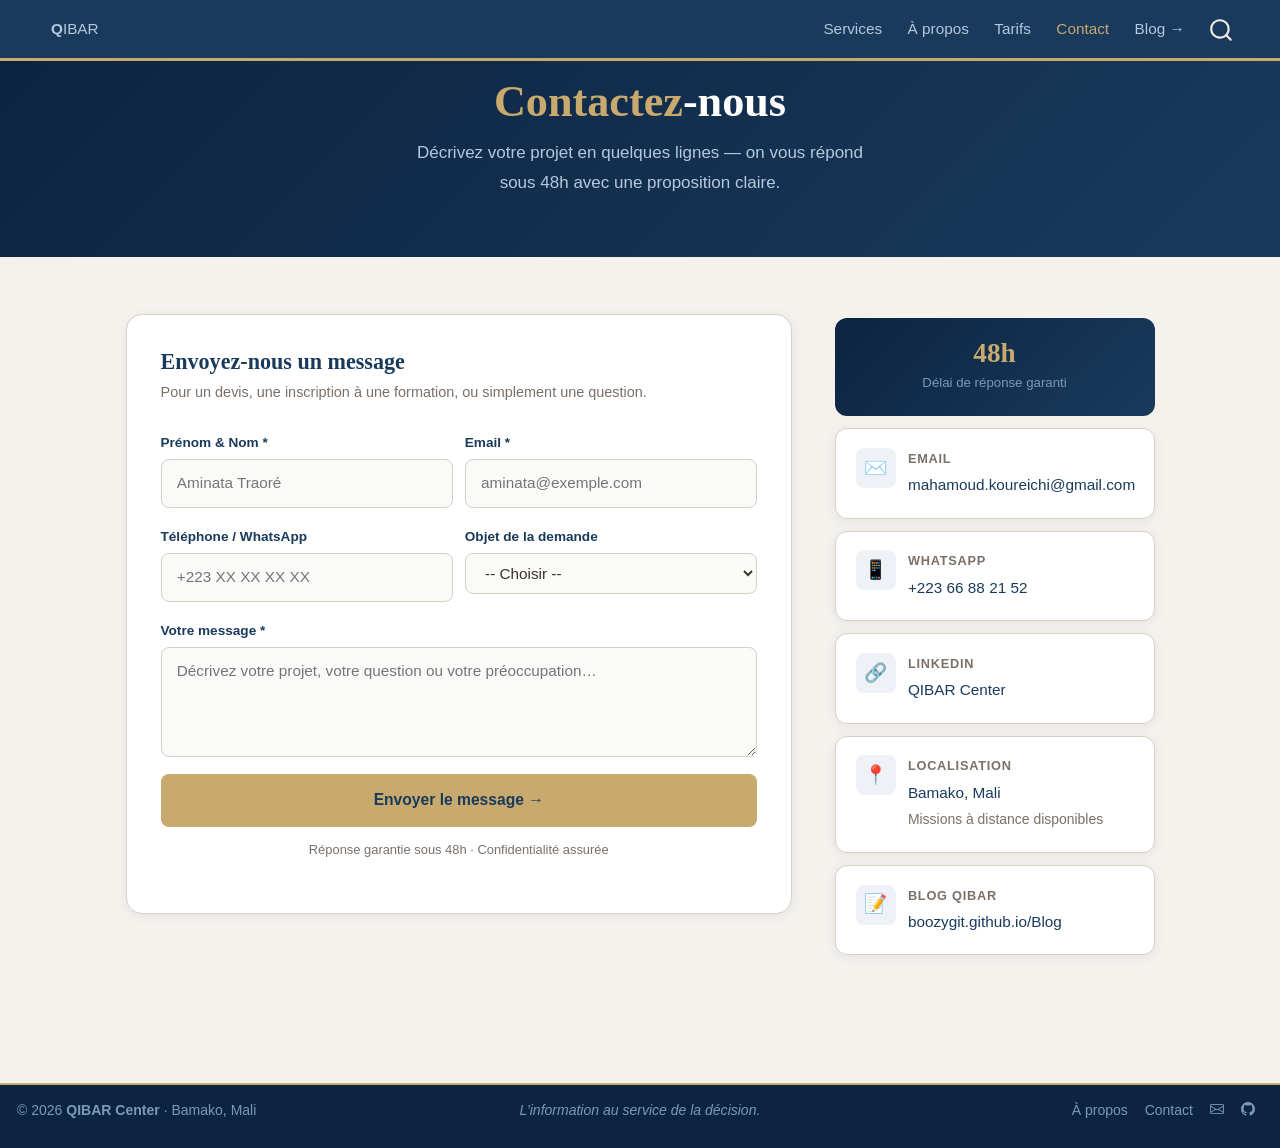
<file: docs/contact.html>
<!DOCTYPE html>
<html xmlns="http://www.w3.org/1999/xhtml" lang="en" xml:lang="en"><head>

<meta charset="utf-8">
<meta name="generator" content="quarto-1.6.32">

<meta name="viewport" content="width=device-width, initial-scale=1.0, user-scalable=yes">


<title>contact – QIBAR Center</title>
<style>
code{white-space: pre-wrap;}
span.smallcaps{font-variant: small-caps;}
div.columns{display: flex; gap: min(4vw, 1.5em);}
div.column{flex: auto; overflow-x: auto;}
div.hanging-indent{margin-left: 1.5em; text-indent: -1.5em;}
ul.task-list{list-style: none;}
ul.task-list li input[type="checkbox"] {
  width: 0.8em;
  margin: 0 0.8em 0.2em -1em; /* quarto-specific, see https://github.com/quarto-dev/quarto-cli/issues/4556 */ 
  vertical-align: middle;
}
</style>


<script src="site_libs/quarto-nav/quarto-nav.js"></script>
<script src="site_libs/clipboard/clipboard.min.js"></script>
<script src="site_libs/quarto-search/autocomplete.umd.js"></script>
<script src="site_libs/quarto-search/fuse.min.js"></script>
<script src="site_libs/quarto-search/quarto-search.js"></script>
<meta name="quarto:offset" content="./">
<link href="./images/favicon.png" rel="icon" type="image/png">
<script src="site_libs/quarto-html/quarto.js"></script>
<script src="site_libs/quarto-html/popper.min.js"></script>
<script src="site_libs/quarto-html/tippy.umd.min.js"></script>
<script src="site_libs/quarto-html/anchor.min.js"></script>
<link href="site_libs/quarto-html/tippy.css" rel="stylesheet">
<link href="site_libs/quarto-html/quarto-syntax-highlighting-2486e1f0a3ee9ee1fc393803a1361cdb.css" rel="stylesheet" id="quarto-text-highlighting-styles">
<script src="site_libs/bootstrap/bootstrap.min.js"></script>
<link href="site_libs/bootstrap/bootstrap-icons.css" rel="stylesheet">
<link href="site_libs/bootstrap/bootstrap-5a0276e2fbee61368600a090c7647b25.min.css" rel="stylesheet" append-hash="true" id="quarto-bootstrap" data-mode="light">
<script id="quarto-search-options" type="application/json">{
  "location": "navbar",
  "copy-button": false,
  "collapse-after": 3,
  "panel-placement": "end",
  "type": "overlay",
  "limit": 50,
  "keyboard-shortcut": [
    "f",
    "/",
    "s"
  ],
  "show-item-context": false,
  "language": {
    "search-no-results-text": "No results",
    "search-matching-documents-text": "matching documents",
    "search-copy-link-title": "Copy link to search",
    "search-hide-matches-text": "Hide additional matches",
    "search-more-match-text": "more match in this document",
    "search-more-matches-text": "more matches in this document",
    "search-clear-button-title": "Clear",
    "search-text-placeholder": "",
    "search-detached-cancel-button-title": "Cancel",
    "search-submit-button-title": "Submit",
    "search-label": "Search"
  }
}</script>
<style>html{ scroll-behavior: smooth; }</style>


<link rel="stylesheet" href="styles.css">
<meta property="og:title" content="QIBAR Center — Data · Research · Formation">
<meta property="og:description" content="Analyse de données, épidémiologie et formation R pour chercheurs et institutions en Afrique.">
<meta property="og:image" content="images/og.png">
<meta property="og:site_name" content="QIBAR Center">
</head>

<body class="nav-fixed fullcontent">

<div id="quarto-search-results"></div>
  <header id="quarto-header" class="headroom fixed-top">
    <nav class="navbar navbar-expand-lg " data-bs-theme="dark">
      <div class="navbar-container container-fluid">
            <div id="quarto-search" class="" title="Search"></div>
          <button class="navbar-toggler" type="button" data-bs-toggle="collapse" data-bs-target="#navbarCollapse" aria-controls="navbarCollapse" role="menu" aria-expanded="false" aria-label="Toggle navigation" onclick="if (window.quartoToggleHeadroom) { window.quartoToggleHeadroom(); }">
  <span class="navbar-toggler-icon"></span>
</button>
          <div class="collapse navbar-collapse" id="navbarCollapse">
            <ul class="navbar-nav navbar-nav-scroll me-auto">
  <li class="nav-item">
    <a class="nav-link" href="./index.html"> 
<span class="menu-text"><strong>Q</strong>IBAR</span></a>
  </li>  
</ul>
            <ul class="navbar-nav navbar-nav-scroll ms-auto">
  <li class="nav-item">
    <a class="nav-link" href="./services.html"> 
<span class="menu-text">Services</span></a>
  </li>  
  <li class="nav-item">
    <a class="nav-link" href="./about.html"> 
<span class="menu-text">À propos</span></a>
  </li>  
  <li class="nav-item">
    <a class="nav-link" href="./tarifs.html"> 
<span class="menu-text">Tarifs</span></a>
  </li>  
  <li class="nav-item">
    <a class="nav-link active" href="./contact.html" aria-current="page"> 
<span class="menu-text">Contact</span></a>
  </li>  
  <li class="nav-item">
    <a class="nav-link" href="https://boozygit.github.io/Blog/" target="_blank"> 
<span class="menu-text">Blog →</span></a>
  </li>  
</ul>
          </div> <!-- /navcollapse -->
            <div class="quarto-navbar-tools">
</div>
      </div> <!-- /container-fluid -->
    </nav>
</header>
<!-- content -->
<div id="quarto-content" class="quarto-container page-layout-custom page-navbar">
<!-- sidebar -->
<!-- margin-sidebar -->
<!-- main -->




<style>
.contact-hero {
  background: linear-gradient(135deg, #0C2440, #1A3A5C);
  padding: 3.5rem 1.5rem;
  text-align: center;
}
.contact-hero h1 {
  color: #fff; font-family: Georgia, serif;
  font-size: clamp(1.8rem, 4vw, 2.6rem);
  margin: 0 0 .6rem; border: none; padding: 0;
}
.contact-hero h1 span { color: #C8A96E; }
.contact-hero p { color: #B5C8DD; max-width: 480px; margin: 0 auto; }

.contact-grid {
  display: grid;
  grid-template-columns: 1fr 320px;
  gap: 2.5rem;
  align-items: start;
  margin: 2.5rem 0;
}
@media (max-width: 768px) {
  .contact-grid { grid-template-columns: 1fr; }
}

/* Formulaire */
.contact-form-card {
  background: #fff;
  border: 0.5px solid var(--qibar-bordure);
  border-radius: var(--radius-lg);
  padding: 2rem;
  box-shadow: var(--shadow-sm);
}
.contact-form-card h2 {
  font-family: Georgia, serif;
  font-size: 1.3rem; color: #1A3A5C;
  margin: 0 0 .3rem; border: none; padding: 0;
}
.contact-form-card > p { font-size: .85rem; color: var(--qibar-gris); margin: 0 0 1.5rem; }
.form-group { display: flex; flex-direction: column; gap: 4px; margin-bottom: 1rem; }
.form-group label { font-size: .8rem; font-weight: 600; color: #1A3A5C; }
.form-group input,
.form-group select,
.form-group textarea {
  padding: .6rem .9rem;
  border: 1px solid var(--qibar-bordure);
  border-radius: var(--radius-sm);
  font-size: .9rem; color: var(--qibar-terre);
  background: #FAFAF8;
  transition: border-color .2s;
  font-family: inherit;
}
.form-group input:focus,
.form-group select:focus,
.form-group textarea:focus {
  outline: none; border-color: #1A3A5C; background: #fff;
}
.form-group textarea { resize: vertical; min-height: 110px; }
.form-row { display: grid; grid-template-columns: 1fr 1fr; gap: 12px; }
@media (max-width: 500px) { .form-row { grid-template-columns: 1fr; } }

/* Infos contact */
.contact-info { display: flex; flex-direction: column; gap: 12px; }
.contact-item {
  background: #fff;
  border: 0.5px solid var(--qibar-bordure);
  border-radius: var(--radius-md);
  padding: 1.1rem 1.2rem;
  display: flex; align-items: flex-start; gap: 12px;
  box-shadow: var(--shadow-sm);
}
.contact-item-icon {
  width: 40px; height: 40px;
  border-radius: var(--radius-sm);
  background: #EEF2F7;
  display: flex; align-items: center; justify-content: center;
  font-size: 1.1rem; flex-shrink: 0;
}
.contact-item-label { font-size: .75rem; font-weight: 700; color: var(--qibar-gris); text-transform: uppercase; letter-spacing: .06em; margin: 0 0 2px; }
.contact-item-val   { font-size: .9rem; font-weight: 500; color: #1A3A5C; margin: 0; }
.contact-item a     { color: #1A3A5C; text-decoration: none; }
.contact-item a:hover { color: #C8A96E; }

.response-box {
  background: linear-gradient(135deg, #0C2440, #1A3A5C);
  border-radius: var(--radius-md);
  padding: 1.3rem;
  text-align: center;
  margin-top: 4px;
}
.response-box .rb-val {
  font-family: Georgia, serif;
  font-size: 1.6rem; font-weight: 700;
  color: #C8A96E; display: block; line-height: 1;
}
.response-box .rb-label { font-size: .78rem; color: #7A9AB8; display: block; margin-top: 4px; }
</style>

<!-- HERO -->
<div class="contact-hero">
  <h1><span>Contactez</span>-nous</h1>
  <p>Décrivez votre projet en quelques lignes — on vous répond sous 48h avec une proposition claire.</p>
</div>

<div class="page-content">
  <div class="contact-grid">

    <!-- Formulaire principal -->
    <div class="contact-form-card">
      <h2>Envoyez-nous un message</h2>
      <p>Pour un devis, une inscription à une formation, ou simplement une question.</p>

      <!-- Remplacer VOTRE_ID_FORMSPREE par votre ID sur formspree.io -->
      <form action="https://formspree.io/f/mvznkkov" method="POST">
        <div class="form-row">
          <div class="form-group">
            <label for="c-nom">Prénom &amp; Nom *</label>
            <input type="text" id="c-nom" name="nom" placeholder="Aminata Traoré" required="">
          </div>
          <div class="form-group">
            <label for="c-email">Email *</label>
            <input type="email" id="c-email" name="email" placeholder="aminata@exemple.com" required="">
          </div>
        </div>
        <div class="form-row">
          <div class="form-group">
            <label for="c-tel">Téléphone / WhatsApp</label>
            <input type="text" id="c-tel" name="telephone" placeholder="+223 XX XX XX XX">
          </div>
          <div class="form-group">
            <label for="c-objet">Objet de la demande</label>
            <select id="c-objet" name="objet">
              <option value="">-- Choisir --</option>
              <option>Demande de devis — Conseil</option>
              <option>Inscription — Formation R</option>
              <option>Projet Lab / Rapport</option>
              <option>Question générale</option>
              <option>Partenariat / collaboration</option>
            </select>
          </div>
        </div>
        <div class="form-group">
          <label for="c-message">Votre message *</label>
          <textarea id="c-message" name="message" placeholder="Décrivez votre projet, votre question ou votre préoccupation…" required=""></textarea>
        </div>
        <input type="hidden" name="_subject" value="Message reçu — QIBAR Center">
        <input type="hidden" name="_next" value="https://boozygit.github.io/qibar/merci.html">

        <button type="submit" class="btn-primary" style="width:100%;padding:.75rem;font-size:.92rem">
          Envoyer le message →
        </button>
        <p style="font-size:.76rem;color:var(--qibar-gris);text-align:center;margin-top:.75rem">
          Réponse garantie sous 48h · Confidentialité assurée
        </p>
      </form>
    </div>

    <!-- Infos de contact -->
    <div class="contact-info">

      <div class="response-box">
        <span class="rb-val">48h</span>
        <span class="rb-label">Délai de réponse garanti</span>
      </div>

      <div class="contact-item">
        <div class="contact-item-icon">✉️</div>
        <div>
          <p class="contact-item-label">Email</p>
          <p class="contact-item-val">
            <a href="mailto:mahamoud.koureichi@gmail.com">
              mahamoud.koureichi@gmail.com
            </a>
          </p>
        </div>
      </div>

      <div class="contact-item">
        <div class="contact-item-icon">📱</div>
        <div>
          <p class="contact-item-label">WhatsApp</p>
          <p class="contact-item-val">
            <a href="https://wa.me/22300000000" target="_blank">
              +223 66 88 21 52
            </a>
          </p>
        </div>
      </div>

      <div class="contact-item">
        <div class="contact-item-icon">🔗</div>
        <div>
          <p class="contact-item-label">LinkedIn</p>
          <p class="contact-item-val">
            <a href="https://linkedin.com/in/mahamoud-mahamadou-koureichi-b6a1361a7/" target="_blank">
              QIBAR Center
            </a>
          </p>
        </div>
      </div>

      <div class="contact-item">
        <div class="contact-item-icon">📍</div>
        <div>
          <p class="contact-item-label">Localisation</p>
          <p class="contact-item-val">Bamako, Mali<br>
            <span style="font-size:.82rem;color:var(--qibar-gris)">Missions à distance disponibles</span>
          </p>
        </div>
      </div>

      <div class="contact-item">
        <div class="contact-item-icon">📝</div>
        <div>
          <p class="contact-item-label">Blog QIBAR</p>
          <p class="contact-item-val">
            <a href="https://boozygit.github.io/Blog/" target="_blank">
              boozygit.github.io/Blog
            </a>
          </p>
        </div>
      </div>

    </div>
  </div>
</div>




<script id="quarto-html-after-body" type="application/javascript">
window.document.addEventListener("DOMContentLoaded", function (event) {
  const toggleBodyColorMode = (bsSheetEl) => {
    const mode = bsSheetEl.getAttribute("data-mode");
    const bodyEl = window.document.querySelector("body");
    if (mode === "dark") {
      bodyEl.classList.add("quarto-dark");
      bodyEl.classList.remove("quarto-light");
    } else {
      bodyEl.classList.add("quarto-light");
      bodyEl.classList.remove("quarto-dark");
    }
  }
  const toggleBodyColorPrimary = () => {
    const bsSheetEl = window.document.querySelector("link#quarto-bootstrap");
    if (bsSheetEl) {
      toggleBodyColorMode(bsSheetEl);
    }
  }
  toggleBodyColorPrimary();  
  const icon = "";
  const anchorJS = new window.AnchorJS();
  anchorJS.options = {
    placement: 'right',
    icon: icon
  };
  anchorJS.add('.anchored');
  const isCodeAnnotation = (el) => {
    for (const clz of el.classList) {
      if (clz.startsWith('code-annotation-')) {                     
        return true;
      }
    }
    return false;
  }
  const onCopySuccess = function(e) {
    // button target
    const button = e.trigger;
    // don't keep focus
    button.blur();
    // flash "checked"
    button.classList.add('code-copy-button-checked');
    var currentTitle = button.getAttribute("title");
    button.setAttribute("title", "Copied!");
    let tooltip;
    if (window.bootstrap) {
      button.setAttribute("data-bs-toggle", "tooltip");
      button.setAttribute("data-bs-placement", "left");
      button.setAttribute("data-bs-title", "Copied!");
      tooltip = new bootstrap.Tooltip(button, 
        { trigger: "manual", 
          customClass: "code-copy-button-tooltip",
          offset: [0, -8]});
      tooltip.show();    
    }
    setTimeout(function() {
      if (tooltip) {
        tooltip.hide();
        button.removeAttribute("data-bs-title");
        button.removeAttribute("data-bs-toggle");
        button.removeAttribute("data-bs-placement");
      }
      button.setAttribute("title", currentTitle);
      button.classList.remove('code-copy-button-checked');
    }, 1000);
    // clear code selection
    e.clearSelection();
  }
  const getTextToCopy = function(trigger) {
      const codeEl = trigger.previousElementSibling.cloneNode(true);
      for (const childEl of codeEl.children) {
        if (isCodeAnnotation(childEl)) {
          childEl.remove();
        }
      }
      return codeEl.innerText;
  }
  const clipboard = new window.ClipboardJS('.code-copy-button:not([data-in-quarto-modal])', {
    text: getTextToCopy
  });
  clipboard.on('success', onCopySuccess);
  if (window.document.getElementById('quarto-embedded-source-code-modal')) {
    // For code content inside modals, clipBoardJS needs to be initialized with a container option
    // TODO: Check when it could be a function (https://github.com/zenorocha/clipboard.js/issues/860)
    const clipboardModal = new window.ClipboardJS('.code-copy-button[data-in-quarto-modal]', {
      text: getTextToCopy,
      container: window.document.getElementById('quarto-embedded-source-code-modal')
    });
    clipboardModal.on('success', onCopySuccess);
  }
    var localhostRegex = new RegExp(/^(?:http|https):\/\/localhost\:?[0-9]*\//);
    var mailtoRegex = new RegExp(/^mailto:/);
      var filterRegex = new RegExp('/' + window.location.host + '/');
    var isInternal = (href) => {
        return filterRegex.test(href) || localhostRegex.test(href) || mailtoRegex.test(href);
    }
    // Inspect non-navigation links and adorn them if external
 	var links = window.document.querySelectorAll('a[href]:not(.nav-link):not(.navbar-brand):not(.toc-action):not(.sidebar-link):not(.sidebar-item-toggle):not(.pagination-link):not(.no-external):not([aria-hidden]):not(.dropdown-item):not(.quarto-navigation-tool):not(.about-link)');
    for (var i=0; i<links.length; i++) {
      const link = links[i];
      if (!isInternal(link.href)) {
        // undo the damage that might have been done by quarto-nav.js in the case of
        // links that we want to consider external
        if (link.dataset.originalHref !== undefined) {
          link.href = link.dataset.originalHref;
        }
          // target, if specified
          link.setAttribute("target", "_blank");
          if (link.getAttribute("rel") === null) {
            link.setAttribute("rel", "noopener");
          }
      }
    }
  function tippyHover(el, contentFn, onTriggerFn, onUntriggerFn) {
    const config = {
      allowHTML: true,
      maxWidth: 500,
      delay: 100,
      arrow: false,
      appendTo: function(el) {
          return el.parentElement;
      },
      interactive: true,
      interactiveBorder: 10,
      theme: 'quarto',
      placement: 'bottom-start',
    };
    if (contentFn) {
      config.content = contentFn;
    }
    if (onTriggerFn) {
      config.onTrigger = onTriggerFn;
    }
    if (onUntriggerFn) {
      config.onUntrigger = onUntriggerFn;
    }
    window.tippy(el, config); 
  }
  const noterefs = window.document.querySelectorAll('a[role="doc-noteref"]');
  for (var i=0; i<noterefs.length; i++) {
    const ref = noterefs[i];
    tippyHover(ref, function() {
      // use id or data attribute instead here
      let href = ref.getAttribute('data-footnote-href') || ref.getAttribute('href');
      try { href = new URL(href).hash; } catch {}
      const id = href.replace(/^#\/?/, "");
      const note = window.document.getElementById(id);
      if (note) {
        return note.innerHTML;
      } else {
        return "";
      }
    });
  }
  const xrefs = window.document.querySelectorAll('a.quarto-xref');
  const processXRef = (id, note) => {
    // Strip column container classes
    const stripColumnClz = (el) => {
      el.classList.remove("page-full", "page-columns");
      if (el.children) {
        for (const child of el.children) {
          stripColumnClz(child);
        }
      }
    }
    stripColumnClz(note)
    if (id === null || id.startsWith('sec-')) {
      // Special case sections, only their first couple elements
      const container = document.createElement("div");
      if (note.children && note.children.length > 2) {
        container.appendChild(note.children[0].cloneNode(true));
        for (let i = 1; i < note.children.length; i++) {
          const child = note.children[i];
          if (child.tagName === "P" && child.innerText === "") {
            continue;
          } else {
            container.appendChild(child.cloneNode(true));
            break;
          }
        }
        if (window.Quarto?.typesetMath) {
          window.Quarto.typesetMath(container);
        }
        return container.innerHTML
      } else {
        if (window.Quarto?.typesetMath) {
          window.Quarto.typesetMath(note);
        }
        return note.innerHTML;
      }
    } else {
      // Remove any anchor links if they are present
      const anchorLink = note.querySelector('a.anchorjs-link');
      if (anchorLink) {
        anchorLink.remove();
      }
      if (window.Quarto?.typesetMath) {
        window.Quarto.typesetMath(note);
      }
      // TODO in 1.5, we should make sure this works without a callout special case
      if (note.classList.contains("callout")) {
        return note.outerHTML;
      } else {
        return note.innerHTML;
      }
    }
  }
  for (var i=0; i<xrefs.length; i++) {
    const xref = xrefs[i];
    tippyHover(xref, undefined, function(instance) {
      instance.disable();
      let url = xref.getAttribute('href');
      let hash = undefined; 
      if (url.startsWith('#')) {
        hash = url;
      } else {
        try { hash = new URL(url).hash; } catch {}
      }
      if (hash) {
        const id = hash.replace(/^#\/?/, "");
        const note = window.document.getElementById(id);
        if (note !== null) {
          try {
            const html = processXRef(id, note.cloneNode(true));
            instance.setContent(html);
          } finally {
            instance.enable();
            instance.show();
          }
        } else {
          // See if we can fetch this
          fetch(url.split('#')[0])
          .then(res => res.text())
          .then(html => {
            const parser = new DOMParser();
            const htmlDoc = parser.parseFromString(html, "text/html");
            const note = htmlDoc.getElementById(id);
            if (note !== null) {
              const html = processXRef(id, note);
              instance.setContent(html);
            } 
          }).finally(() => {
            instance.enable();
            instance.show();
          });
        }
      } else {
        // See if we can fetch a full url (with no hash to target)
        // This is a special case and we should probably do some content thinning / targeting
        fetch(url)
        .then(res => res.text())
        .then(html => {
          const parser = new DOMParser();
          const htmlDoc = parser.parseFromString(html, "text/html");
          const note = htmlDoc.querySelector('main.content');
          if (note !== null) {
            // This should only happen for chapter cross references
            // (since there is no id in the URL)
            // remove the first header
            if (note.children.length > 0 && note.children[0].tagName === "HEADER") {
              note.children[0].remove();
            }
            const html = processXRef(null, note);
            instance.setContent(html);
          } 
        }).finally(() => {
          instance.enable();
          instance.show();
        });
      }
    }, function(instance) {
    });
  }
      let selectedAnnoteEl;
      const selectorForAnnotation = ( cell, annotation) => {
        let cellAttr = 'data-code-cell="' + cell + '"';
        let lineAttr = 'data-code-annotation="' +  annotation + '"';
        const selector = 'span[' + cellAttr + '][' + lineAttr + ']';
        return selector;
      }
      const selectCodeLines = (annoteEl) => {
        const doc = window.document;
        const targetCell = annoteEl.getAttribute("data-target-cell");
        const targetAnnotation = annoteEl.getAttribute("data-target-annotation");
        const annoteSpan = window.document.querySelector(selectorForAnnotation(targetCell, targetAnnotation));
        const lines = annoteSpan.getAttribute("data-code-lines").split(",");
        const lineIds = lines.map((line) => {
          return targetCell + "-" + line;
        })
        let top = null;
        let height = null;
        let parent = null;
        if (lineIds.length > 0) {
            //compute the position of the single el (top and bottom and make a div)
            const el = window.document.getElementById(lineIds[0]);
            top = el.offsetTop;
            height = el.offsetHeight;
            parent = el.parentElement.parentElement;
          if (lineIds.length > 1) {
            const lastEl = window.document.getElementById(lineIds[lineIds.length - 1]);
            const bottom = lastEl.offsetTop + lastEl.offsetHeight;
            height = bottom - top;
          }
          if (top !== null && height !== null && parent !== null) {
            // cook up a div (if necessary) and position it 
            let div = window.document.getElementById("code-annotation-line-highlight");
            if (div === null) {
              div = window.document.createElement("div");
              div.setAttribute("id", "code-annotation-line-highlight");
              div.style.position = 'absolute';
              parent.appendChild(div);
            }
            div.style.top = top - 2 + "px";
            div.style.height = height + 4 + "px";
            div.style.left = 0;
            let gutterDiv = window.document.getElementById("code-annotation-line-highlight-gutter");
            if (gutterDiv === null) {
              gutterDiv = window.document.createElement("div");
              gutterDiv.setAttribute("id", "code-annotation-line-highlight-gutter");
              gutterDiv.style.position = 'absolute';
              const codeCell = window.document.getElementById(targetCell);
              const gutter = codeCell.querySelector('.code-annotation-gutter');
              gutter.appendChild(gutterDiv);
            }
            gutterDiv.style.top = top - 2 + "px";
            gutterDiv.style.height = height + 4 + "px";
          }
          selectedAnnoteEl = annoteEl;
        }
      };
      const unselectCodeLines = () => {
        const elementsIds = ["code-annotation-line-highlight", "code-annotation-line-highlight-gutter"];
        elementsIds.forEach((elId) => {
          const div = window.document.getElementById(elId);
          if (div) {
            div.remove();
          }
        });
        selectedAnnoteEl = undefined;
      };
        // Handle positioning of the toggle
    window.addEventListener(
      "resize",
      throttle(() => {
        elRect = undefined;
        if (selectedAnnoteEl) {
          selectCodeLines(selectedAnnoteEl);
        }
      }, 10)
    );
    function throttle(fn, ms) {
    let throttle = false;
    let timer;
      return (...args) => {
        if(!throttle) { // first call gets through
            fn.apply(this, args);
            throttle = true;
        } else { // all the others get throttled
            if(timer) clearTimeout(timer); // cancel #2
            timer = setTimeout(() => {
              fn.apply(this, args);
              timer = throttle = false;
            }, ms);
        }
      };
    }
      // Attach click handler to the DT
      const annoteDls = window.document.querySelectorAll('dt[data-target-cell]');
      for (const annoteDlNode of annoteDls) {
        annoteDlNode.addEventListener('click', (event) => {
          const clickedEl = event.target;
          if (clickedEl !== selectedAnnoteEl) {
            unselectCodeLines();
            const activeEl = window.document.querySelector('dt[data-target-cell].code-annotation-active');
            if (activeEl) {
              activeEl.classList.remove('code-annotation-active');
            }
            selectCodeLines(clickedEl);
            clickedEl.classList.add('code-annotation-active');
          } else {
            // Unselect the line
            unselectCodeLines();
            clickedEl.classList.remove('code-annotation-active');
          }
        });
      }
  const findCites = (el) => {
    const parentEl = el.parentElement;
    if (parentEl) {
      const cites = parentEl.dataset.cites;
      if (cites) {
        return {
          el,
          cites: cites.split(' ')
        };
      } else {
        return findCites(el.parentElement)
      }
    } else {
      return undefined;
    }
  };
  var bibliorefs = window.document.querySelectorAll('a[role="doc-biblioref"]');
  for (var i=0; i<bibliorefs.length; i++) {
    const ref = bibliorefs[i];
    const citeInfo = findCites(ref);
    if (citeInfo) {
      tippyHover(citeInfo.el, function() {
        var popup = window.document.createElement('div');
        citeInfo.cites.forEach(function(cite) {
          var citeDiv = window.document.createElement('div');
          citeDiv.classList.add('hanging-indent');
          citeDiv.classList.add('csl-entry');
          var biblioDiv = window.document.getElementById('ref-' + cite);
          if (biblioDiv) {
            citeDiv.innerHTML = biblioDiv.innerHTML;
          }
          popup.appendChild(citeDiv);
        });
        return popup.innerHTML;
      });
    }
  }
});
</script>
</div> <!-- /content -->
<footer class="footer">
  <div class="nav-footer">
    <div class="nav-footer-left">
<p>© 2026 <strong>QIBAR Center</strong> · Bamako, Mali</p>
</div>   
    <div class="nav-footer-center">
<p><em>L’information au service de la décision.</em></p>
</div>
    <div class="nav-footer-right">
      <ul class="footer-items list-unstyled">
    <li class="nav-item">
    <a class="nav-link" href="./about.html">
<p>À propos</p>
</a>
  </li>  
    <li class="nav-item">
    <a class="nav-link" href="./contact.html">
<p>Contact</p>
</a>
  </li>  
    <li class="nav-item compact">
    <a class="nav-link" href="mailto:mahamoud.koureichi@gmail.com">
      <i class="bi bi-envelope" role="img">
</i> 
    </a>
  </li>  
    <li class="nav-item compact">
    <a class="nav-link" href="https://github.com/boozygit">
      <i class="bi bi-github" role="img">
</i> 
    </a>
  </li>  
</ul>
    </div>
  </div>
</footer>




<script src="site_libs/quarto-html/zenscroll-min.js"></script>
</body></html>
</file>
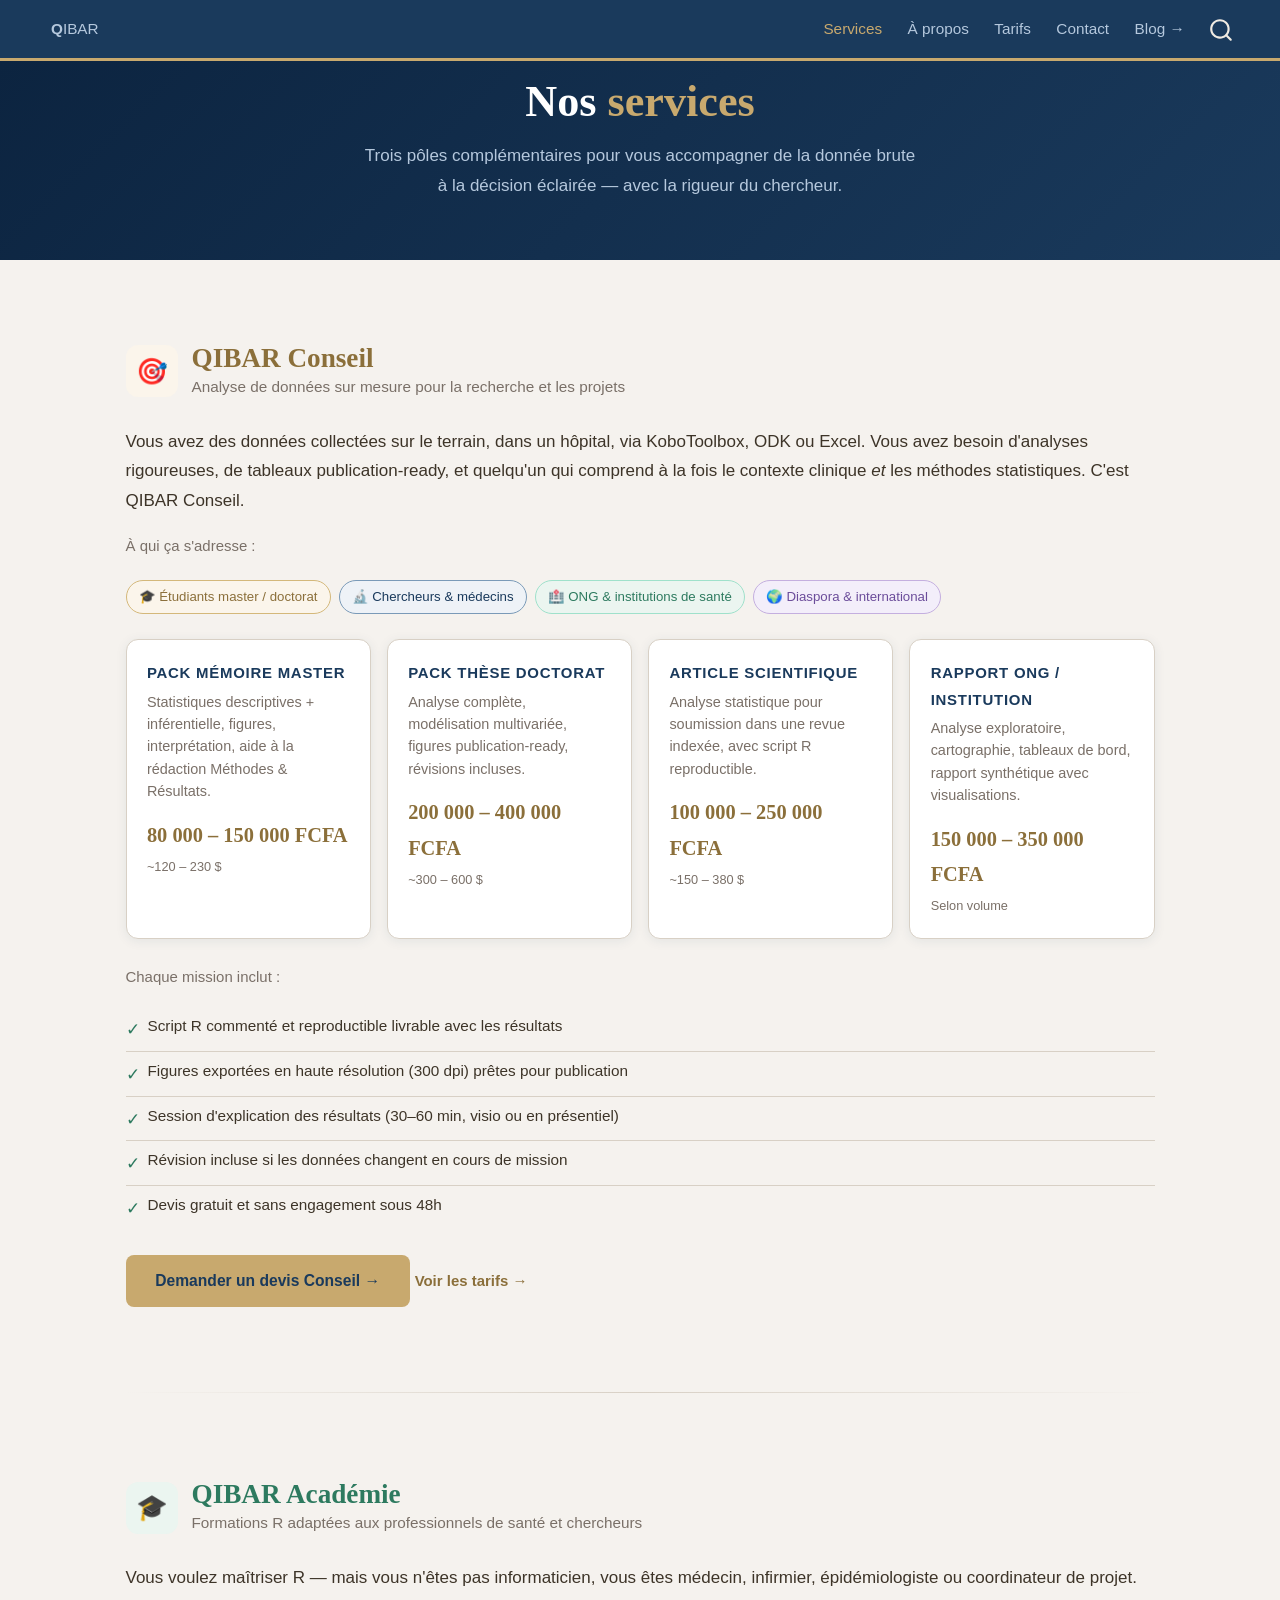
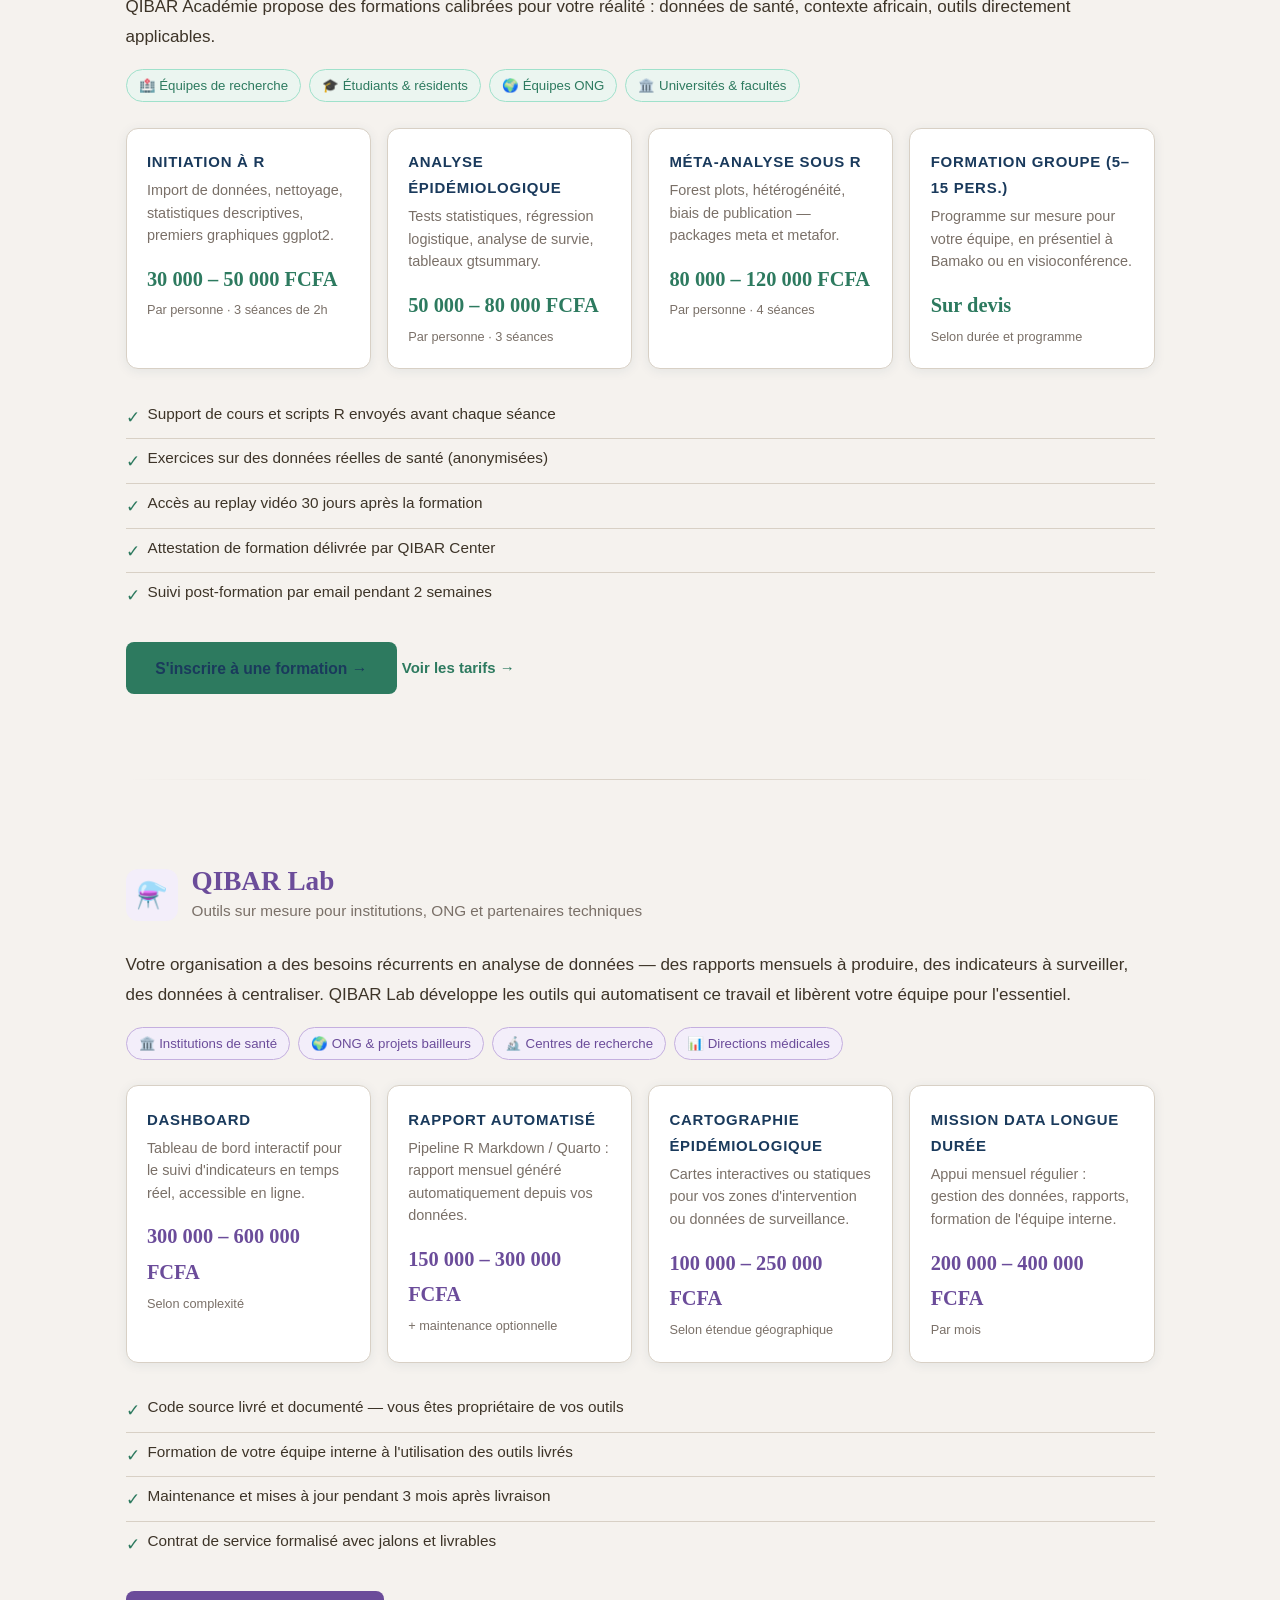
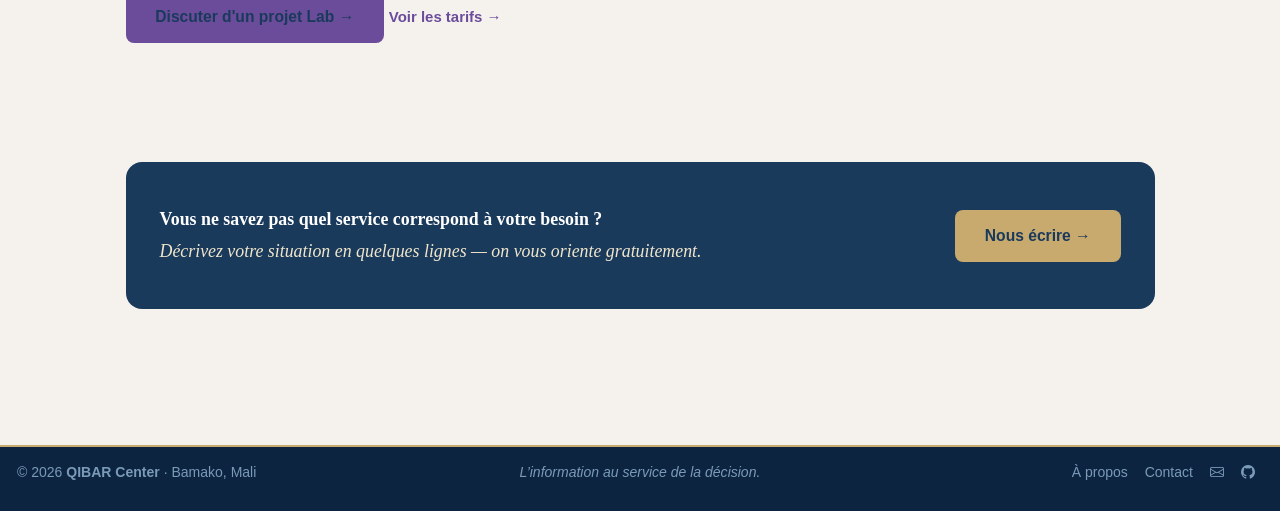
<file: docs/services.html>
<!DOCTYPE html>
<html xmlns="http://www.w3.org/1999/xhtml" lang="en" xml:lang="en"><head>

<meta charset="utf-8">
<meta name="generator" content="quarto-1.6.32">

<meta name="viewport" content="width=device-width, initial-scale=1.0, user-scalable=yes">


<title>services – QIBAR Center</title>
<style>
code{white-space: pre-wrap;}
span.smallcaps{font-variant: small-caps;}
div.columns{display: flex; gap: min(4vw, 1.5em);}
div.column{flex: auto; overflow-x: auto;}
div.hanging-indent{margin-left: 1.5em; text-indent: -1.5em;}
ul.task-list{list-style: none;}
ul.task-list li input[type="checkbox"] {
  width: 0.8em;
  margin: 0 0.8em 0.2em -1em; /* quarto-specific, see https://github.com/quarto-dev/quarto-cli/issues/4556 */ 
  vertical-align: middle;
}
</style>


<script src="site_libs/quarto-nav/quarto-nav.js"></script>
<script src="site_libs/clipboard/clipboard.min.js"></script>
<script src="site_libs/quarto-search/autocomplete.umd.js"></script>
<script src="site_libs/quarto-search/fuse.min.js"></script>
<script src="site_libs/quarto-search/quarto-search.js"></script>
<meta name="quarto:offset" content="./">
<link href="./images/favicon.png" rel="icon" type="image/png">
<script src="site_libs/quarto-html/quarto.js"></script>
<script src="site_libs/quarto-html/popper.min.js"></script>
<script src="site_libs/quarto-html/tippy.umd.min.js"></script>
<script src="site_libs/quarto-html/anchor.min.js"></script>
<link href="site_libs/quarto-html/tippy.css" rel="stylesheet">
<link href="site_libs/quarto-html/quarto-syntax-highlighting-2486e1f0a3ee9ee1fc393803a1361cdb.css" rel="stylesheet" id="quarto-text-highlighting-styles">
<script src="site_libs/bootstrap/bootstrap.min.js"></script>
<link href="site_libs/bootstrap/bootstrap-icons.css" rel="stylesheet">
<link href="site_libs/bootstrap/bootstrap-5a0276e2fbee61368600a090c7647b25.min.css" rel="stylesheet" append-hash="true" id="quarto-bootstrap" data-mode="light">
<script id="quarto-search-options" type="application/json">{
  "location": "navbar",
  "copy-button": false,
  "collapse-after": 3,
  "panel-placement": "end",
  "type": "overlay",
  "limit": 50,
  "keyboard-shortcut": [
    "f",
    "/",
    "s"
  ],
  "show-item-context": false,
  "language": {
    "search-no-results-text": "No results",
    "search-matching-documents-text": "matching documents",
    "search-copy-link-title": "Copy link to search",
    "search-hide-matches-text": "Hide additional matches",
    "search-more-match-text": "more match in this document",
    "search-more-matches-text": "more matches in this document",
    "search-clear-button-title": "Clear",
    "search-text-placeholder": "",
    "search-detached-cancel-button-title": "Cancel",
    "search-submit-button-title": "Submit",
    "search-label": "Search"
  }
}</script>
<style>html{ scroll-behavior: smooth; }</style>


<link rel="stylesheet" href="styles.css">
<meta property="og:title" content="QIBAR Center — Data · Research · Formation">
<meta property="og:description" content="Analyse de données, épidémiologie et formation R pour chercheurs et institutions en Afrique.">
<meta property="og:image" content="images/og.png">
<meta property="og:site_name" content="QIBAR Center">
</head>

<body class="nav-fixed fullcontent">

<div id="quarto-search-results"></div>
  <header id="quarto-header" class="headroom fixed-top">
    <nav class="navbar navbar-expand-lg " data-bs-theme="dark">
      <div class="navbar-container container-fluid">
            <div id="quarto-search" class="" title="Search"></div>
          <button class="navbar-toggler" type="button" data-bs-toggle="collapse" data-bs-target="#navbarCollapse" aria-controls="navbarCollapse" role="menu" aria-expanded="false" aria-label="Toggle navigation" onclick="if (window.quartoToggleHeadroom) { window.quartoToggleHeadroom(); }">
  <span class="navbar-toggler-icon"></span>
</button>
          <div class="collapse navbar-collapse" id="navbarCollapse">
            <ul class="navbar-nav navbar-nav-scroll me-auto">
  <li class="nav-item">
    <a class="nav-link" href="./index.html"> 
<span class="menu-text"><strong>Q</strong>IBAR</span></a>
  </li>  
</ul>
            <ul class="navbar-nav navbar-nav-scroll ms-auto">
  <li class="nav-item">
    <a class="nav-link active" href="./services.html" aria-current="page"> 
<span class="menu-text">Services</span></a>
  </li>  
  <li class="nav-item">
    <a class="nav-link" href="./about.html"> 
<span class="menu-text">À propos</span></a>
  </li>  
  <li class="nav-item">
    <a class="nav-link" href="./tarifs.html"> 
<span class="menu-text">Tarifs</span></a>
  </li>  
  <li class="nav-item">
    <a class="nav-link" href="./contact.html"> 
<span class="menu-text">Contact</span></a>
  </li>  
  <li class="nav-item">
    <a class="nav-link" href="https://boozygit.github.io/Blog/" target="_blank"> 
<span class="menu-text">Blog →</span></a>
  </li>  
</ul>
          </div> <!-- /navcollapse -->
            <div class="quarto-navbar-tools">
</div>
      </div> <!-- /container-fluid -->
    </nav>
</header>
<!-- content -->
<div id="quarto-content" class="quarto-container page-layout-custom page-navbar">
<!-- sidebar -->
<!-- margin-sidebar -->
<!-- main -->




<style>
.service-hero{background:linear-gradient(135deg,#0C2440,#1A3A5C);padding:3.5rem 1.5rem;text-align:center}
.service-hero h1{color:#fff;font-family:Georgia,serif;font-size:clamp(1.8rem,4vw,2.6rem);margin:0 0 .75rem;border:none;padding:0}
.service-hero h1 span{color:#C8A96E}
.service-hero p{color:#B5C8DD;font-size:1rem;max-width:560px;margin:0 auto}

.service-section{padding:4rem 0}
.service-header{display:flex;align-items:center;gap:14px;margin-bottom:1.5rem}
.service-badge{width:52px;height:52px;border-radius:12px;display:flex;align-items:center;justify-content:center;font-size:1.5rem;flex-shrink:0}
.service-header h2{font-family:Georgia,serif;font-size:1.6rem;margin:0;border:none;padding:0}

.offers-grid{display:grid;grid-template-columns:repeat(auto-fit,minmax(220px,1fr));gap:16px;margin:1.5rem 0}
.offer-card{border:0.5px solid var(--qibar-bordure);border-radius:var(--radius-md);padding:1.2rem;background:#fff;box-shadow:var(--shadow-sm)}
.offer-name{font-size:.88rem;font-weight:700;color:var(--qibar-bleu);margin:0 0 4px;text-transform:uppercase;letter-spacing:.05em}
.offer-desc{font-size:.85rem;color:var(--qibar-gris);margin:0 0 .9rem;line-height:1.55}
.offer-price{font-family:Georgia,serif;font-size:1.2rem;font-weight:700;margin:0 0 2px}
.offer-price-note{font-size:.75rem;color:var(--qibar-gris);margin:0}

.audience-chips{display:flex;flex-wrap:wrap;gap:8px;margin:1rem 0}
.chip{font-size:.78rem;padding:4px 12px;border-radius:99px;border:0.5px solid}

.includes-list{list-style:none;padding:0;margin:1rem 0}
.includes-list li{display:flex;align-items:flex-start;gap:8px;font-size:.9rem;color:var(--qibar-terre);padding:.35rem 0;border-bottom:0.5px solid var(--qibar-bordure)}
.includes-list li:last-child{border:none}
.includes-list .check{color:#2D7A5F;font-size:1rem;flex-shrink:0;margin-top:2px}

.section-divider{height:1px;background:linear-gradient(to right,transparent,var(--qibar-bordure),transparent);margin:1rem 0}
</style>

<!-- ── PAGE HERO ──────────────────────────────────────────────────────────── -->
<div class="service-hero">
  <h1>Nos <span>services</span></h1>
  <p>Trois pôles complémentaires pour vous accompagner de la donnée brute
     à la décision éclairée — avec la rigueur du chercheur.</p>
</div>

<div class="page-content">

<!-- ── QIBAR CONSEIL ─────────────────────────────────────────────────────── -->
<section class="service-section" id="conseil">
  <div class="service-header">
    <div class="service-badge" style="background:#FBF5EB">🎯</div>
    <div>
      <h2 style="color:#8B6F3A">QIBAR Conseil</h2>
      <p style="margin:0;font-size:.9rem;color:var(--qibar-gris)">Analyse de données sur mesure pour la recherche et les projets</p>
    </div>
  </div>

  <p>Vous avez des données collectées sur le terrain, dans un hôpital, via KoboToolbox, ODK ou Excel.
     Vous avez besoin d'analyses rigoureuses, de tableaux publication-ready, et quelqu'un qui comprend
     à la fois le contexte clinique <em>et</em> les méthodes statistiques. C'est QIBAR Conseil.</p>

  <p style="font-size:.88rem;color:var(--qibar-gris);margin-bottom:1.25rem">À qui ça s'adresse :</p>
  <div class="audience-chips">
    <span class="chip" style="background:#FBF5EB;color:#8B6F3A;border-color:#D4B87A">🎓 Étudiants master / doctorat</span>
    <span class="chip" style="background:#EEF2F7;color:#1A3A5C;border-color:#7A9AB8">🔬 Chercheurs &amp; médecins</span>
    <span class="chip" style="background:#EBF5F0;color:#2D7A5F;border-color:#9FE1CB">🏥 ONG &amp; institutions de santé</span>
    <span class="chip" style="background:#F3EEFA;color:#6B4C9A;border-color:#C4AFDF">🌍 Diaspora &amp; international</span>
  </div>

  <div class="offers-grid">
    <div class="offer-card">
      <p class="offer-name">Pack Mémoire Master</p>
      <p class="offer-desc">Statistiques descriptives + inférentielle, figures, interprétation, aide à la rédaction Méthodes &amp; Résultats.</p>
      <p class="offer-price" style="color:#8B6F3A">80 000 – 150 000 FCFA</p>
      <p class="offer-price-note">~120 – 230 $</p>
    </div>
    <div class="offer-card">
      <p class="offer-name">Pack Thèse Doctorat</p>
      <p class="offer-desc">Analyse complète, modélisation multivariée, figures publication-ready, révisions incluses.</p>
      <p class="offer-price" style="color:#8B6F3A">200 000 – 400 000 FCFA</p>
      <p class="offer-price-note">~300 – 600 $</p>
    </div>
    <div class="offer-card">
      <p class="offer-name">Article Scientifique</p>
      <p class="offer-desc">Analyse statistique pour soumission dans une revue indexée, avec script R reproductible.</p>
      <p class="offer-price" style="color:#8B6F3A">100 000 – 250 000 FCFA</p>
      <p class="offer-price-note">~150 – 380 $</p>
    </div>
    <div class="offer-card">
      <p class="offer-name">Rapport ONG / Institution</p>
      <p class="offer-desc">Analyse exploratoire, cartographie, tableaux de bord, rapport synthétique avec visualisations.</p>
      <p class="offer-price" style="color:#8B6F3A">150 000 – 350 000 FCFA</p>
      <p class="offer-price-note">Selon volume</p>
    </div>
  </div>

  <p style="font-size:.88rem;color:var(--qibar-gris);margin:.5rem 0 .75rem">Chaque mission inclut :</p>
  <ul class="includes-list">
    <li><span class="check">✓</span> Script R commenté et reproductible livrable avec les résultats</li>
    <li><span class="check">✓</span> Figures exportées en haute résolution (300 dpi) prêtes pour publication</li>
    <li><span class="check">✓</span> Session d'explication des résultats (30–60 min, visio ou en présentiel)</li>
    <li><span class="check">✓</span> Révision incluse si les données changent en cours de mission</li>
    <li><span class="check">✓</span> Devis gratuit et sans engagement sous 48h</li>
  </ul>

  <div style="margin-top:1.5rem">
    <a href="contact.html" class="btn-primary">Demander un devis Conseil →</a>
    <a href="tarifs.html#conseil" style="font-size:.88rem;color:#8B6F3A;font-weight:600;text-decoration:none">Voir les tarifs →</a>
  </div>
</section>

<div class="section-divider"></div>

<!-- ── QIBAR ACADÉMIE ─────────────────────────────────────────────────────── -->
<section class="service-section" id="academie">
  <div class="service-header">
    <div class="service-badge" style="background:#EBF5F0">🎓</div>
    <div>
      <h2 style="color:#2D7A5F">QIBAR Académie</h2>
      <p style="margin:0;font-size:.9rem;color:var(--qibar-gris)">Formations R adaptées aux professionnels de santé et chercheurs</p>
    </div>
  </div>

  <p>Vous voulez maîtriser R — mais vous n'êtes pas informaticien, vous êtes médecin, infirmier,
     épidémiologiste ou coordinateur de projet. QIBAR Académie propose des formations calibrées
     pour votre réalité : données de santé, contexte africain, outils directement applicables.</p>

  <div class="audience-chips">
    <span class="chip" style="background:#EBF5F0;color:#2D7A5F;border-color:#9FE1CB">🏥 Équipes de recherche</span>
    <span class="chip" style="background:#EBF5F0;color:#2D7A5F;border-color:#9FE1CB">🎓 Étudiants &amp; résidents</span>
    <span class="chip" style="background:#EBF5F0;color:#2D7A5F;border-color:#9FE1CB">🌍 Équipes ONG</span>
    <span class="chip" style="background:#EBF5F0;color:#2D7A5F;border-color:#9FE1CB">🏛️ Universités &amp; facultés</span>
  </div>

  <div class="offers-grid">
    <div class="offer-card">
      <p class="offer-name">Initiation à R</p>
      <p class="offer-desc">Import de données, nettoyage, statistiques descriptives, premiers graphiques ggplot2.</p>
      <p class="offer-price" style="color:#2D7A5F">30 000 – 50 000 FCFA</p>
      <p class="offer-price-note">Par personne · 3 séances de 2h</p>
    </div>
    <div class="offer-card">
      <p class="offer-name">Analyse épidémiologique</p>
      <p class="offer-desc">Tests statistiques, régression logistique, analyse de survie, tableaux gtsummary.</p>
      <p class="offer-price" style="color:#2D7A5F">50 000 – 80 000 FCFA</p>
      <p class="offer-price-note">Par personne · 3 séances</p>
    </div>
    <div class="offer-card">
      <p class="offer-name">Méta-analyse sous R</p>
      <p class="offer-desc">Forest plots, hétérogénéité, biais de publication — packages meta et metafor.</p>
      <p class="offer-price" style="color:#2D7A5F">80 000 – 120 000 FCFA</p>
      <p class="offer-price-note">Par personne · 4 séances</p>
    </div>
    <div class="offer-card">
      <p class="offer-name">Formation groupe (5–15 pers.)</p>
      <p class="offer-desc">Programme sur mesure pour votre équipe, en présentiel à Bamako ou en visioconférence.</p>
      <p class="offer-price" style="color:#2D7A5F">Sur devis</p>
      <p class="offer-price-note">Selon durée et programme</p>
    </div>
  </div>

  <ul class="includes-list">
    <li><span class="check">✓</span> Support de cours et scripts R envoyés avant chaque séance</li>
    <li><span class="check">✓</span> Exercices sur des données réelles de santé (anonymisées)</li>
    <li><span class="check">✓</span> Accès au replay vidéo 30 jours après la formation</li>
    <li><span class="check">✓</span> Attestation de formation délivrée par QIBAR Center</li>
    <li><span class="check">✓</span> Suivi post-formation par email pendant 2 semaines</li>
  </ul>

  <div style="margin-top:1.5rem">
    <a href="contact.html" class="btn-primary" style="background:#2D7A5F">S'inscrire à une formation →</a>
    <a href="tarifs.html#academie" style="font-size:.88rem;color:#2D7A5F;font-weight:600;text-decoration:none">Voir les tarifs →</a>
  </div>
</section>

<div class="section-divider"></div>

<!-- ── QIBAR LAB ──────────────────────────────────────────────────────────── -->
<section class="service-section" id="lab">
  <div class="service-header">
    <div class="service-badge" style="background:#F3EEFA">⚗️</div>
    <div>
      <h2 style="color:#6B4C9A">QIBAR Lab</h2>
      <p style="margin:0;font-size:.9rem;color:var(--qibar-gris)">Outils sur mesure pour institutions, ONG et partenaires techniques</p>
    </div>
  </div>

  <p>Votre organisation a des besoins récurrents en analyse de données — des rapports mensuels à
     produire, des indicateurs à surveiller, des données à centraliser. QIBAR Lab développe les
     outils qui automatisent ce travail et libèrent votre équipe pour l'essentiel.</p>

  <div class="audience-chips">
    <span class="chip" style="background:#F3EEFA;color:#6B4C9A;border-color:#C4AFDF">🏛️ Institutions de santé</span>
    <span class="chip" style="background:#F3EEFA;color:#6B4C9A;border-color:#C4AFDF">🌍 ONG &amp; projets bailleurs</span>
    <span class="chip" style="background:#F3EEFA;color:#6B4C9A;border-color:#C4AFDF">🔬 Centres de recherche</span>
    <span class="chip" style="background:#F3EEFA;color:#6B4C9A;border-color:#C4AFDF">📊 Directions médicales</span>
  </div>

  <div class="offers-grid">
    <div class="offer-card">
      <p class="offer-name">Dashboard</p>
      <p class="offer-desc">Tableau de bord interactif pour le suivi d'indicateurs en temps réel, accessible en ligne.</p>
      <p class="offer-price" style="color:#6B4C9A">300 000 – 600 000 FCFA</p>
      <p class="offer-price-note">Selon complexité</p>
    </div>
    <div class="offer-card">
      <p class="offer-name">Rapport automatisé</p>
      <p class="offer-desc">Pipeline R Markdown / Quarto : rapport mensuel généré automatiquement depuis vos données.</p>
      <p class="offer-price" style="color:#6B4C9A">150 000 – 300 000 FCFA</p>
      <p class="offer-price-note">+ maintenance optionnelle</p>
    </div>
    <div class="offer-card">
      <p class="offer-name">Cartographie épidémiologique</p>
      <p class="offer-desc">Cartes interactives ou statiques pour vos zones d'intervention ou données de surveillance.</p>
      <p class="offer-price" style="color:#6B4C9A">100 000 – 250 000 FCFA</p>
      <p class="offer-price-note">Selon étendue géographique</p>
    </div>
    <div class="offer-card">
      <p class="offer-name">Mission data longue durée</p>
      <p class="offer-desc">Appui mensuel régulier : gestion des données, rapports, formation de l'équipe interne.</p>
      <p class="offer-price" style="color:#6B4C9A">200 000 – 400 000 FCFA</p>
      <p class="offer-price-note">Par mois</p>
    </div>
  </div>

  <ul class="includes-list">
    <li><span class="check">✓</span> Code source livré et documenté — vous êtes propriétaire de vos outils</li>
    <li><span class="check">✓</span> Formation de votre équipe interne à l'utilisation des outils livrés</li>
    <li><span class="check">✓</span> Maintenance et mises à jour pendant 3 mois après livraison</li>
    <li><span class="check">✓</span> Contrat de service formalisé avec jalons et livrables</li>
  </ul>

  <div style="margin-top:1.5rem">
    <a href="contact.html" class="btn-primary" style="background:#6B4C9A">Discuter d'un projet Lab →</a>
    <a href="tarifs.html#lab" style="font-size:.88rem;color:#6B4C9A;font-weight:600;text-decoration:none">Voir les tarifs →</a>
  </div>
</section>

<!-- ── CTA FINAL ──────────────────────────────────────────────────────────── -->
<div class="cta-banner">
  <p><strong>Vous ne savez pas quel service correspond à votre besoin ?</strong><br>
     Décrivez votre situation en quelques lignes — on vous oriente gratuitement.</p>
  <a href="contact.html" class="btn-primary">Nous écrire →</a>
</div>

</div>




<script id="quarto-html-after-body" type="application/javascript">
window.document.addEventListener("DOMContentLoaded", function (event) {
  const toggleBodyColorMode = (bsSheetEl) => {
    const mode = bsSheetEl.getAttribute("data-mode");
    const bodyEl = window.document.querySelector("body");
    if (mode === "dark") {
      bodyEl.classList.add("quarto-dark");
      bodyEl.classList.remove("quarto-light");
    } else {
      bodyEl.classList.add("quarto-light");
      bodyEl.classList.remove("quarto-dark");
    }
  }
  const toggleBodyColorPrimary = () => {
    const bsSheetEl = window.document.querySelector("link#quarto-bootstrap");
    if (bsSheetEl) {
      toggleBodyColorMode(bsSheetEl);
    }
  }
  toggleBodyColorPrimary();  
  const icon = "";
  const anchorJS = new window.AnchorJS();
  anchorJS.options = {
    placement: 'right',
    icon: icon
  };
  anchorJS.add('.anchored');
  const isCodeAnnotation = (el) => {
    for (const clz of el.classList) {
      if (clz.startsWith('code-annotation-')) {                     
        return true;
      }
    }
    return false;
  }
  const onCopySuccess = function(e) {
    // button target
    const button = e.trigger;
    // don't keep focus
    button.blur();
    // flash "checked"
    button.classList.add('code-copy-button-checked');
    var currentTitle = button.getAttribute("title");
    button.setAttribute("title", "Copied!");
    let tooltip;
    if (window.bootstrap) {
      button.setAttribute("data-bs-toggle", "tooltip");
      button.setAttribute("data-bs-placement", "left");
      button.setAttribute("data-bs-title", "Copied!");
      tooltip = new bootstrap.Tooltip(button, 
        { trigger: "manual", 
          customClass: "code-copy-button-tooltip",
          offset: [0, -8]});
      tooltip.show();    
    }
    setTimeout(function() {
      if (tooltip) {
        tooltip.hide();
        button.removeAttribute("data-bs-title");
        button.removeAttribute("data-bs-toggle");
        button.removeAttribute("data-bs-placement");
      }
      button.setAttribute("title", currentTitle);
      button.classList.remove('code-copy-button-checked');
    }, 1000);
    // clear code selection
    e.clearSelection();
  }
  const getTextToCopy = function(trigger) {
      const codeEl = trigger.previousElementSibling.cloneNode(true);
      for (const childEl of codeEl.children) {
        if (isCodeAnnotation(childEl)) {
          childEl.remove();
        }
      }
      return codeEl.innerText;
  }
  const clipboard = new window.ClipboardJS('.code-copy-button:not([data-in-quarto-modal])', {
    text: getTextToCopy
  });
  clipboard.on('success', onCopySuccess);
  if (window.document.getElementById('quarto-embedded-source-code-modal')) {
    // For code content inside modals, clipBoardJS needs to be initialized with a container option
    // TODO: Check when it could be a function (https://github.com/zenorocha/clipboard.js/issues/860)
    const clipboardModal = new window.ClipboardJS('.code-copy-button[data-in-quarto-modal]', {
      text: getTextToCopy,
      container: window.document.getElementById('quarto-embedded-source-code-modal')
    });
    clipboardModal.on('success', onCopySuccess);
  }
    var localhostRegex = new RegExp(/^(?:http|https):\/\/localhost\:?[0-9]*\//);
    var mailtoRegex = new RegExp(/^mailto:/);
      var filterRegex = new RegExp('/' + window.location.host + '/');
    var isInternal = (href) => {
        return filterRegex.test(href) || localhostRegex.test(href) || mailtoRegex.test(href);
    }
    // Inspect non-navigation links and adorn them if external
 	var links = window.document.querySelectorAll('a[href]:not(.nav-link):not(.navbar-brand):not(.toc-action):not(.sidebar-link):not(.sidebar-item-toggle):not(.pagination-link):not(.no-external):not([aria-hidden]):not(.dropdown-item):not(.quarto-navigation-tool):not(.about-link)');
    for (var i=0; i<links.length; i++) {
      const link = links[i];
      if (!isInternal(link.href)) {
        // undo the damage that might have been done by quarto-nav.js in the case of
        // links that we want to consider external
        if (link.dataset.originalHref !== undefined) {
          link.href = link.dataset.originalHref;
        }
          // target, if specified
          link.setAttribute("target", "_blank");
          if (link.getAttribute("rel") === null) {
            link.setAttribute("rel", "noopener");
          }
      }
    }
  function tippyHover(el, contentFn, onTriggerFn, onUntriggerFn) {
    const config = {
      allowHTML: true,
      maxWidth: 500,
      delay: 100,
      arrow: false,
      appendTo: function(el) {
          return el.parentElement;
      },
      interactive: true,
      interactiveBorder: 10,
      theme: 'quarto',
      placement: 'bottom-start',
    };
    if (contentFn) {
      config.content = contentFn;
    }
    if (onTriggerFn) {
      config.onTrigger = onTriggerFn;
    }
    if (onUntriggerFn) {
      config.onUntrigger = onUntriggerFn;
    }
    window.tippy(el, config); 
  }
  const noterefs = window.document.querySelectorAll('a[role="doc-noteref"]');
  for (var i=0; i<noterefs.length; i++) {
    const ref = noterefs[i];
    tippyHover(ref, function() {
      // use id or data attribute instead here
      let href = ref.getAttribute('data-footnote-href') || ref.getAttribute('href');
      try { href = new URL(href).hash; } catch {}
      const id = href.replace(/^#\/?/, "");
      const note = window.document.getElementById(id);
      if (note) {
        return note.innerHTML;
      } else {
        return "";
      }
    });
  }
  const xrefs = window.document.querySelectorAll('a.quarto-xref');
  const processXRef = (id, note) => {
    // Strip column container classes
    const stripColumnClz = (el) => {
      el.classList.remove("page-full", "page-columns");
      if (el.children) {
        for (const child of el.children) {
          stripColumnClz(child);
        }
      }
    }
    stripColumnClz(note)
    if (id === null || id.startsWith('sec-')) {
      // Special case sections, only their first couple elements
      const container = document.createElement("div");
      if (note.children && note.children.length > 2) {
        container.appendChild(note.children[0].cloneNode(true));
        for (let i = 1; i < note.children.length; i++) {
          const child = note.children[i];
          if (child.tagName === "P" && child.innerText === "") {
            continue;
          } else {
            container.appendChild(child.cloneNode(true));
            break;
          }
        }
        if (window.Quarto?.typesetMath) {
          window.Quarto.typesetMath(container);
        }
        return container.innerHTML
      } else {
        if (window.Quarto?.typesetMath) {
          window.Quarto.typesetMath(note);
        }
        return note.innerHTML;
      }
    } else {
      // Remove any anchor links if they are present
      const anchorLink = note.querySelector('a.anchorjs-link');
      if (anchorLink) {
        anchorLink.remove();
      }
      if (window.Quarto?.typesetMath) {
        window.Quarto.typesetMath(note);
      }
      // TODO in 1.5, we should make sure this works without a callout special case
      if (note.classList.contains("callout")) {
        return note.outerHTML;
      } else {
        return note.innerHTML;
      }
    }
  }
  for (var i=0; i<xrefs.length; i++) {
    const xref = xrefs[i];
    tippyHover(xref, undefined, function(instance) {
      instance.disable();
      let url = xref.getAttribute('href');
      let hash = undefined; 
      if (url.startsWith('#')) {
        hash = url;
      } else {
        try { hash = new URL(url).hash; } catch {}
      }
      if (hash) {
        const id = hash.replace(/^#\/?/, "");
        const note = window.document.getElementById(id);
        if (note !== null) {
          try {
            const html = processXRef(id, note.cloneNode(true));
            instance.setContent(html);
          } finally {
            instance.enable();
            instance.show();
          }
        } else {
          // See if we can fetch this
          fetch(url.split('#')[0])
          .then(res => res.text())
          .then(html => {
            const parser = new DOMParser();
            const htmlDoc = parser.parseFromString(html, "text/html");
            const note = htmlDoc.getElementById(id);
            if (note !== null) {
              const html = processXRef(id, note);
              instance.setContent(html);
            } 
          }).finally(() => {
            instance.enable();
            instance.show();
          });
        }
      } else {
        // See if we can fetch a full url (with no hash to target)
        // This is a special case and we should probably do some content thinning / targeting
        fetch(url)
        .then(res => res.text())
        .then(html => {
          const parser = new DOMParser();
          const htmlDoc = parser.parseFromString(html, "text/html");
          const note = htmlDoc.querySelector('main.content');
          if (note !== null) {
            // This should only happen for chapter cross references
            // (since there is no id in the URL)
            // remove the first header
            if (note.children.length > 0 && note.children[0].tagName === "HEADER") {
              note.children[0].remove();
            }
            const html = processXRef(null, note);
            instance.setContent(html);
          } 
        }).finally(() => {
          instance.enable();
          instance.show();
        });
      }
    }, function(instance) {
    });
  }
      let selectedAnnoteEl;
      const selectorForAnnotation = ( cell, annotation) => {
        let cellAttr = 'data-code-cell="' + cell + '"';
        let lineAttr = 'data-code-annotation="' +  annotation + '"';
        const selector = 'span[' + cellAttr + '][' + lineAttr + ']';
        return selector;
      }
      const selectCodeLines = (annoteEl) => {
        const doc = window.document;
        const targetCell = annoteEl.getAttribute("data-target-cell");
        const targetAnnotation = annoteEl.getAttribute("data-target-annotation");
        const annoteSpan = window.document.querySelector(selectorForAnnotation(targetCell, targetAnnotation));
        const lines = annoteSpan.getAttribute("data-code-lines").split(",");
        const lineIds = lines.map((line) => {
          return targetCell + "-" + line;
        })
        let top = null;
        let height = null;
        let parent = null;
        if (lineIds.length > 0) {
            //compute the position of the single el (top and bottom and make a div)
            const el = window.document.getElementById(lineIds[0]);
            top = el.offsetTop;
            height = el.offsetHeight;
            parent = el.parentElement.parentElement;
          if (lineIds.length > 1) {
            const lastEl = window.document.getElementById(lineIds[lineIds.length - 1]);
            const bottom = lastEl.offsetTop + lastEl.offsetHeight;
            height = bottom - top;
          }
          if (top !== null && height !== null && parent !== null) {
            // cook up a div (if necessary) and position it 
            let div = window.document.getElementById("code-annotation-line-highlight");
            if (div === null) {
              div = window.document.createElement("div");
              div.setAttribute("id", "code-annotation-line-highlight");
              div.style.position = 'absolute';
              parent.appendChild(div);
            }
            div.style.top = top - 2 + "px";
            div.style.height = height + 4 + "px";
            div.style.left = 0;
            let gutterDiv = window.document.getElementById("code-annotation-line-highlight-gutter");
            if (gutterDiv === null) {
              gutterDiv = window.document.createElement("div");
              gutterDiv.setAttribute("id", "code-annotation-line-highlight-gutter");
              gutterDiv.style.position = 'absolute';
              const codeCell = window.document.getElementById(targetCell);
              const gutter = codeCell.querySelector('.code-annotation-gutter');
              gutter.appendChild(gutterDiv);
            }
            gutterDiv.style.top = top - 2 + "px";
            gutterDiv.style.height = height + 4 + "px";
          }
          selectedAnnoteEl = annoteEl;
        }
      };
      const unselectCodeLines = () => {
        const elementsIds = ["code-annotation-line-highlight", "code-annotation-line-highlight-gutter"];
        elementsIds.forEach((elId) => {
          const div = window.document.getElementById(elId);
          if (div) {
            div.remove();
          }
        });
        selectedAnnoteEl = undefined;
      };
        // Handle positioning of the toggle
    window.addEventListener(
      "resize",
      throttle(() => {
        elRect = undefined;
        if (selectedAnnoteEl) {
          selectCodeLines(selectedAnnoteEl);
        }
      }, 10)
    );
    function throttle(fn, ms) {
    let throttle = false;
    let timer;
      return (...args) => {
        if(!throttle) { // first call gets through
            fn.apply(this, args);
            throttle = true;
        } else { // all the others get throttled
            if(timer) clearTimeout(timer); // cancel #2
            timer = setTimeout(() => {
              fn.apply(this, args);
              timer = throttle = false;
            }, ms);
        }
      };
    }
      // Attach click handler to the DT
      const annoteDls = window.document.querySelectorAll('dt[data-target-cell]');
      for (const annoteDlNode of annoteDls) {
        annoteDlNode.addEventListener('click', (event) => {
          const clickedEl = event.target;
          if (clickedEl !== selectedAnnoteEl) {
            unselectCodeLines();
            const activeEl = window.document.querySelector('dt[data-target-cell].code-annotation-active');
            if (activeEl) {
              activeEl.classList.remove('code-annotation-active');
            }
            selectCodeLines(clickedEl);
            clickedEl.classList.add('code-annotation-active');
          } else {
            // Unselect the line
            unselectCodeLines();
            clickedEl.classList.remove('code-annotation-active');
          }
        });
      }
  const findCites = (el) => {
    const parentEl = el.parentElement;
    if (parentEl) {
      const cites = parentEl.dataset.cites;
      if (cites) {
        return {
          el,
          cites: cites.split(' ')
        };
      } else {
        return findCites(el.parentElement)
      }
    } else {
      return undefined;
    }
  };
  var bibliorefs = window.document.querySelectorAll('a[role="doc-biblioref"]');
  for (var i=0; i<bibliorefs.length; i++) {
    const ref = bibliorefs[i];
    const citeInfo = findCites(ref);
    if (citeInfo) {
      tippyHover(citeInfo.el, function() {
        var popup = window.document.createElement('div');
        citeInfo.cites.forEach(function(cite) {
          var citeDiv = window.document.createElement('div');
          citeDiv.classList.add('hanging-indent');
          citeDiv.classList.add('csl-entry');
          var biblioDiv = window.document.getElementById('ref-' + cite);
          if (biblioDiv) {
            citeDiv.innerHTML = biblioDiv.innerHTML;
          }
          popup.appendChild(citeDiv);
        });
        return popup.innerHTML;
      });
    }
  }
});
</script>
</div> <!-- /content -->
<footer class="footer">
  <div class="nav-footer">
    <div class="nav-footer-left">
<p>© 2026 <strong>QIBAR Center</strong> · Bamako, Mali</p>
</div>   
    <div class="nav-footer-center">
<p><em>L’information au service de la décision.</em></p>
</div>
    <div class="nav-footer-right">
      <ul class="footer-items list-unstyled">
    <li class="nav-item">
    <a class="nav-link" href="./about.html">
<p>À propos</p>
</a>
  </li>  
    <li class="nav-item">
    <a class="nav-link" href="./contact.html">
<p>Contact</p>
</a>
  </li>  
    <li class="nav-item compact">
    <a class="nav-link" href="mailto:mahamoud.koureichi@gmail.com">
      <i class="bi bi-envelope" role="img">
</i> 
    </a>
  </li>  
    <li class="nav-item compact">
    <a class="nav-link" href="https://github.com/boozygit">
      <i class="bi bi-github" role="img">
</i> 
    </a>
  </li>  
</ul>
    </div>
  </div>
</footer>




<script src="site_libs/quarto-html/zenscroll-min.js"></script>
</body></html>
</file>
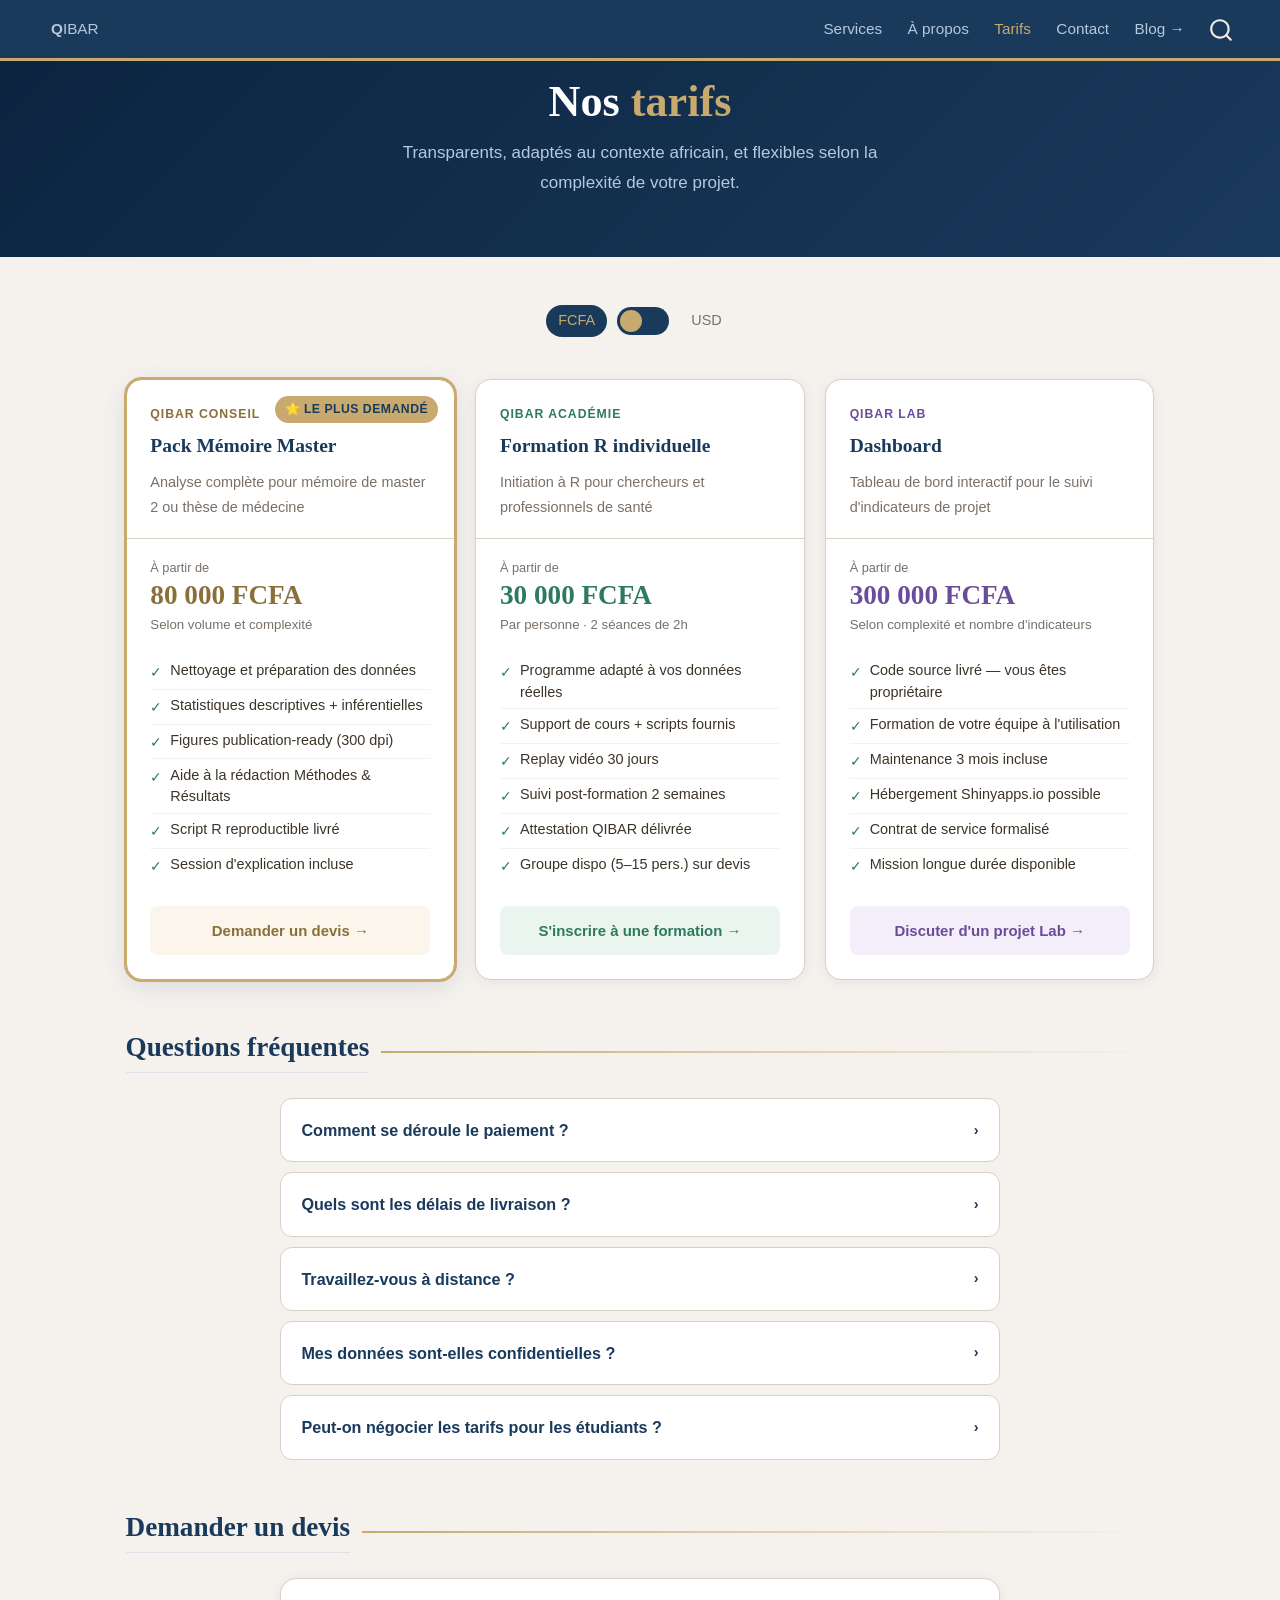
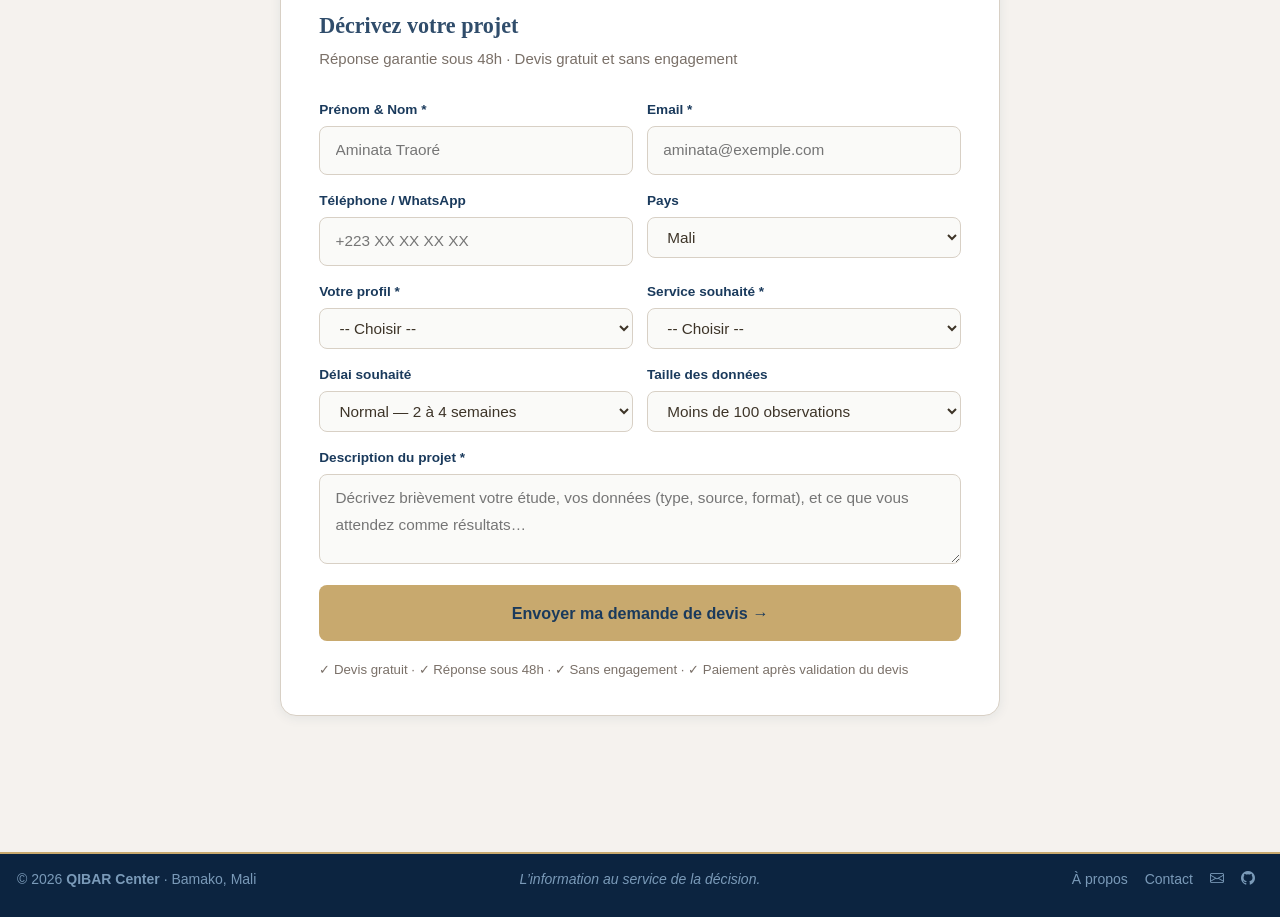
<file: docs/tarifs.html>
<!DOCTYPE html>
<html xmlns="http://www.w3.org/1999/xhtml" lang="en" xml:lang="en"><head>

<meta charset="utf-8">
<meta name="generator" content="quarto-1.6.32">

<meta name="viewport" content="width=device-width, initial-scale=1.0, user-scalable=yes">


<title>tarifs – QIBAR Center</title>
<style>
code{white-space: pre-wrap;}
span.smallcaps{font-variant: small-caps;}
div.columns{display: flex; gap: min(4vw, 1.5em);}
div.column{flex: auto; overflow-x: auto;}
div.hanging-indent{margin-left: 1.5em; text-indent: -1.5em;}
ul.task-list{list-style: none;}
ul.task-list li input[type="checkbox"] {
  width: 0.8em;
  margin: 0 0.8em 0.2em -1em; /* quarto-specific, see https://github.com/quarto-dev/quarto-cli/issues/4556 */ 
  vertical-align: middle;
}
</style>


<script src="site_libs/quarto-nav/quarto-nav.js"></script>
<script src="site_libs/clipboard/clipboard.min.js"></script>
<script src="site_libs/quarto-search/autocomplete.umd.js"></script>
<script src="site_libs/quarto-search/fuse.min.js"></script>
<script src="site_libs/quarto-search/quarto-search.js"></script>
<meta name="quarto:offset" content="./">
<link href="./images/favicon.png" rel="icon" type="image/png">
<script src="site_libs/quarto-html/quarto.js"></script>
<script src="site_libs/quarto-html/popper.min.js"></script>
<script src="site_libs/quarto-html/tippy.umd.min.js"></script>
<script src="site_libs/quarto-html/anchor.min.js"></script>
<link href="site_libs/quarto-html/tippy.css" rel="stylesheet">
<link href="site_libs/quarto-html/quarto-syntax-highlighting-2486e1f0a3ee9ee1fc393803a1361cdb.css" rel="stylesheet" id="quarto-text-highlighting-styles">
<script src="site_libs/bootstrap/bootstrap.min.js"></script>
<link href="site_libs/bootstrap/bootstrap-icons.css" rel="stylesheet">
<link href="site_libs/bootstrap/bootstrap-5a0276e2fbee61368600a090c7647b25.min.css" rel="stylesheet" append-hash="true" id="quarto-bootstrap" data-mode="light">
<script id="quarto-search-options" type="application/json">{
  "location": "navbar",
  "copy-button": false,
  "collapse-after": 3,
  "panel-placement": "end",
  "type": "overlay",
  "limit": 50,
  "keyboard-shortcut": [
    "f",
    "/",
    "s"
  ],
  "show-item-context": false,
  "language": {
    "search-no-results-text": "No results",
    "search-matching-documents-text": "matching documents",
    "search-copy-link-title": "Copy link to search",
    "search-hide-matches-text": "Hide additional matches",
    "search-more-match-text": "more match in this document",
    "search-more-matches-text": "more matches in this document",
    "search-clear-button-title": "Clear",
    "search-text-placeholder": "",
    "search-detached-cancel-button-title": "Cancel",
    "search-submit-button-title": "Submit",
    "search-label": "Search"
  }
}</script>
<style>html{ scroll-behavior: smooth; }</style>


<link rel="stylesheet" href="styles.css">
<meta property="og:title" content="QIBAR Center — Data · Research · Formation">
<meta property="og:description" content="Analyse de données, épidémiologie et formation R pour chercheurs et institutions en Afrique.">
<meta property="og:image" content="images/og.png">
<meta property="og:site_name" content="QIBAR Center">
</head>

<body class="nav-fixed fullcontent">

<div id="quarto-search-results"></div>
  <header id="quarto-header" class="headroom fixed-top">
    <nav class="navbar navbar-expand-lg " data-bs-theme="dark">
      <div class="navbar-container container-fluid">
            <div id="quarto-search" class="" title="Search"></div>
          <button class="navbar-toggler" type="button" data-bs-toggle="collapse" data-bs-target="#navbarCollapse" aria-controls="navbarCollapse" role="menu" aria-expanded="false" aria-label="Toggle navigation" onclick="if (window.quartoToggleHeadroom) { window.quartoToggleHeadroom(); }">
  <span class="navbar-toggler-icon"></span>
</button>
          <div class="collapse navbar-collapse" id="navbarCollapse">
            <ul class="navbar-nav navbar-nav-scroll me-auto">
  <li class="nav-item">
    <a class="nav-link" href="./index.html"> 
<span class="menu-text"><strong>Q</strong>IBAR</span></a>
  </li>  
</ul>
            <ul class="navbar-nav navbar-nav-scroll ms-auto">
  <li class="nav-item">
    <a class="nav-link" href="./services.html"> 
<span class="menu-text">Services</span></a>
  </li>  
  <li class="nav-item">
    <a class="nav-link" href="./about.html"> 
<span class="menu-text">À propos</span></a>
  </li>  
  <li class="nav-item">
    <a class="nav-link active" href="./tarifs.html" aria-current="page"> 
<span class="menu-text">Tarifs</span></a>
  </li>  
  <li class="nav-item">
    <a class="nav-link" href="./contact.html"> 
<span class="menu-text">Contact</span></a>
  </li>  
  <li class="nav-item">
    <a class="nav-link" href="https://boozygit.github.io/Blog/" target="_blank"> 
<span class="menu-text">Blog →</span></a>
  </li>  
</ul>
          </div> <!-- /navcollapse -->
            <div class="quarto-navbar-tools">
</div>
      </div> <!-- /container-fluid -->
    </nav>
</header>
<!-- content -->
<div id="quarto-content" class="quarto-container page-layout-custom page-navbar">
<!-- sidebar -->
<!-- margin-sidebar -->
<!-- main -->




<style>
/* ── Page Tarifs ─────────────────────────────────────────────────────────── */
.tarifs-hero {
  background: linear-gradient(135deg, #0C2440, #1A3A5C);
  padding: 3.5rem 1.5rem;
  text-align: center;
}
.tarifs-hero h1 {
  color: #fff; font-family: Georgia, serif;
  font-size: clamp(1.8rem, 4vw, 2.6rem);
  margin: 0 0 .6rem; border: none; padding: 0;
}
.tarifs-hero h1 span { color: #C8A96E; }
.tarifs-hero p { color: #B5C8DD; max-width: 520px; margin: 0 auto; }

/* Sélecteur de devise */
.devise-toggle {
  display: flex;
  align-items: center;
  gap: 10px;
  justify-content: center;
  margin: 2rem 0 2.5rem;
}
.devise-toggle span {
  font-size: .85rem;
  color: var(--qibar-gris);
  font-weight: 500;
}
.toggle-track {
  width: 52px; height: 28px;
  background: #1A3A5C;
  border-radius: 99px;
  position: relative;
  cursor: pointer;
  transition: background .2s;
  flex-shrink: 0;
}
.toggle-thumb {
  width: 22px; height: 22px;
  background: #C8A96E;
  border-radius: 50%;
  position: absolute;
  top: 3px; left: 3px;
  transition: transform .2s;
}
.toggle-track.usd .toggle-thumb { transform: translateX(24px); }
.devise-label {
  font-size: .85rem; font-weight: 700;
  padding: 3px 12px; border-radius: 99px;
  transition: all .2s;
}
.devise-label.active { background: #1A3A5C; color: #C8A96E; }
.devise-label.inactive { color: var(--qibar-gris); }

/* Grille de prix */
.pricing-grid {
  display: grid;
  grid-template-columns: repeat(auto-fit, minmax(280px, 1fr));
  gap: 20px;
  margin: 1rem 0 3rem;
}
.pricing-card {
  background: #fff;
  border: 0.5px solid var(--qibar-bordure);
  border-radius: var(--radius-lg);
  overflow: hidden;
  box-shadow: var(--shadow-sm);
  transition: transform .2s, box-shadow .2s;
  position: relative;
}
.pricing-card:hover {
  transform: translateY(-4px);
  box-shadow: var(--shadow-md);
}
.pricing-card.featured {
  border-color: #C8A96E;
  box-shadow: 0 0 0 2px #C8A96E, var(--shadow-md);
}
.popular-badge {
  position: absolute;
  top: 16px; right: 16px;
  background: #C8A96E;
  color: #1A3A5C;
  font-size: .72rem;
  font-weight: 700;
  padding: 3px 10px;
  border-radius: 99px;
  letter-spacing: .04em;
  text-transform: uppercase;
}
.pricing-header {
  padding: 1.4rem 1.4rem 1rem;
  border-bottom: 1px solid var(--qibar-bordure);
}
.pricing-pole {
  font-size: .72rem; font-weight: 700;
  text-transform: uppercase; letter-spacing: .08em;
  margin: 0 0 4px; display: block;
}
.pricing-name {
  font-family: Georgia, serif;
  font-size: 1.15rem; font-weight: 700;
  color: #1A3A5C; margin: 0 0 .4rem;
}
.pricing-desc { font-size: .85rem; color: var(--qibar-gris); margin: 0; }

.pricing-price-block { padding: 1.1rem 1.4rem; }
.pricing-from { font-size: .75rem; color: var(--qibar-gris); margin: 0 0 2px; }
.pricing-price {
  font-family: Georgia, serif;
  font-size: 1.6rem; font-weight: 700;
  line-height: 1; margin: 0 0 4px;
}
.pricing-price-note { font-size: .78rem; color: var(--qibar-gris); margin: 0; }

.pricing-features {
  list-style: none; padding: 0 1.4rem 1.4rem; margin: 0;
}
.pricing-features li {
  display: flex; align-items: flex-start; gap: 8px;
  font-size: .85rem; color: var(--qibar-terre);
  padding: .3rem 0;
  border-bottom: 0.5px solid #F5F2EE;
  line-height: 1.5;
}
.pricing-features li:last-child { border: none; }
.pricing-features .check { color: #2D7A5F; flex-shrink: 0; margin-top: 2px; }
.pricing-cta { padding: 0 1.4rem 1.4rem; }
.pricing-cta a {
  display: block; text-align: center;
  padding: .65rem; border-radius: var(--radius-sm);
  font-weight: 700; font-size: .88rem;
  text-decoration: none; transition: opacity .2s;
}
.pricing-cta a:hover { opacity: .85; text-decoration: none; }
.cta-conseil  { background: #FBF5EB; color: #8B6F3A; }
.cta-academie { background: #EBF5F0; color: #2D7A5F; }
.cta-lab      { background: #F3EEFA; color: #6B4C9A; }

/* FAQ */
.faq-list { max-width: 720px; margin: 1rem auto 3rem; }
.faq-item {
  background: #fff;
  border: 0.5px solid var(--qibar-bordure);
  border-radius: var(--radius-md);
  margin-bottom: 10px;
  overflow: hidden;
}
.faq-question {
  padding: 1rem 1.2rem;
  font-size: .95rem; font-weight: 600; color: #1A3A5C;
  cursor: pointer;
  display: flex; justify-content: space-between; align-items: center;
  user-select: none;
}
.faq-question:hover { background: #F5F2EE; }
.faq-arrow { font-size: .85rem; transition: transform .2s; }
.faq-answer {
  max-height: 0; overflow: hidden;
  transition: max-height .3s ease, padding .2s;
  font-size: .9rem; color: var(--qibar-terre);
  line-height: 1.65;
}
.faq-answer.open { max-height: 300px; padding: 0 1.2rem 1rem; }
.faq-arrow.open { transform: rotate(90deg); }

/* Formulaire de devis */
.devis-form {
  background: #fff;
  border: 0.5px solid var(--qibar-bordure);
  border-radius: var(--radius-lg);
  padding: 2rem 2.25rem;
  box-shadow: var(--shadow-sm);
  max-width: 720px;
  margin: 1rem auto 3rem;
}
.devis-form h3 {
  font-family: Georgia, serif;
  font-size: 1.3rem; color: #1A3A5C;
  margin: 0 0 .4rem;
}
.devis-form > p { font-size: .88rem; color: var(--qibar-gris); margin: 0 0 1.5rem; }
.form-grid { display: grid; grid-template-columns: 1fr 1fr; gap: 14px; }
@media (max-width: 600px) { .form-grid { grid-template-columns: 1fr; } }
.form-group { display: flex; flex-direction: column; gap: 4px; }
.form-group.full { grid-column: 1 / -1; }
.form-group label { font-size: .8rem; font-weight: 600; color: #1A3A5C; }
.form-group input,
.form-group select,
.form-group textarea {
  padding: .6rem .9rem;
  border: 1px solid var(--qibar-bordure);
  border-radius: var(--radius-sm);
  font-size: .9rem;
  color: var(--qibar-terre);
  background: #FAFAF8;
  transition: border-color .2s;
  font-family: inherit;
}
.form-group input:focus,
.form-group select:focus,
.form-group textarea:focus {
  outline: none;
  border-color: #1A3A5C;
  background: #fff;
}
.form-group textarea { resize: vertical; min-height: 90px; }
.form-note { font-size: .78rem; color: var(--qibar-gris); margin: 1rem 0 0; }

/* Estimation auto */
.estimate-box {
  background: #EEF2F7;
  border-radius: var(--radius-md);
  padding: 1rem 1.2rem;
  margin: 1.25rem 0;
  display: flex;
  align-items: center;
  justify-content: space-between;
  gap: 1rem;
  flex-wrap: wrap;
}
.estimate-label { font-size: .82rem; color: #1A3A5C; font-weight: 500; }
.estimate-value {
  font-family: Georgia, serif;
  font-size: 1.3rem; font-weight: 700;
  color: #1A3A5C;
}
</style>

<!-- HERO -->
<div class="tarifs-hero">
  <h1>Nos <span>tarifs</span></h1>
  <p>Transparents, adaptés au contexte africain, et flexibles selon la complexité de votre projet.</p>
</div>

<div class="page-content">

  <!-- SÉLECTEUR DEVISE -->
  <div class="devise-toggle">
    <span class="devise-label active" id="label-fcfa">FCFA</span>
    <div class="toggle-track" id="toggle" onclick="toggleDevise()">
      <div class="toggle-thumb"></div>
    </div>
    <span class="devise-label inactive" id="label-usd">USD</span>
  </div>

  <!-- GRILLE TARIFS -->
  <div class="pricing-grid">

    <!-- CONSEIL -->
    <div class="pricing-card featured">
      <span class="popular-badge">⭐ Le plus demandé</span>
      <div class="pricing-header">
        <span class="pricing-pole" style="color:#8B6F3A">QIBAR Conseil</span>
        <p class="pricing-name">Pack Mémoire Master</p>
        <p class="pricing-desc">Analyse complète pour mémoire de master 2 ou thèse de médecine</p>
      </div>
      <div class="pricing-price-block">
        <p class="pricing-from">À partir de</p>
        <p class="pricing-price" style="color:#8B6F3A">
          <span class="price-val" data-fcfa="80 000" data-usd="120">80 000</span>
          <span class="price-cur"> FCFA</span>
        </p>
        <p class="pricing-price-note">Selon volume et complexité</p>
      </div>
      <ul class="pricing-features">
        <li><span class="check">✓</span> Nettoyage et préparation des données</li>
        <li><span class="check">✓</span> Statistiques descriptives + inférentielles</li>
        <li><span class="check">✓</span> Figures publication-ready (300 dpi)</li>
        <li><span class="check">✓</span> Aide à la rédaction Méthodes &amp; Résultats</li>
        <li><span class="check">✓</span> Script R reproductible livré</li>
        <li><span class="check">✓</span> Session d'explication incluse</li>
      </ul>
      <div class="pricing-cta">
        <a href="#devis" class="cta-conseil">Demander un devis →</a>
      </div>
    </div>

    <!-- ACADÉMIE -->
    <div class="pricing-card">
      <div class="pricing-header">
        <span class="pricing-pole" style="color:#2D7A5F">QIBAR Académie</span>
        <p class="pricing-name">Formation R individuelle</p>
        <p class="pricing-desc">Initiation à R pour chercheurs et professionnels de santé</p>
      </div>
      <div class="pricing-price-block">
        <p class="pricing-from">À partir de</p>
        <p class="pricing-price" style="color:#2D7A5F">
          <span class="price-val" data-fcfa="30 000" data-usd="45">30 000</span>
          <span class="price-cur"> FCFA</span>
        </p>
        <p class="pricing-price-note">Par personne · 2 séances de 2h</p>
      </div>
      <ul class="pricing-features">
        <li><span class="check">✓</span> Programme adapté à vos données réelles</li>
        <li><span class="check">✓</span> Support de cours + scripts fournis</li>
        <li><span class="check">✓</span> Replay vidéo 30 jours</li>
        <li><span class="check">✓</span> Suivi post-formation 2 semaines</li>
        <li><span class="check">✓</span> Attestation QIBAR délivrée</li>
        <li><span class="check">✓</span> Groupe dispo (5–15 pers.) sur devis</li>
      </ul>
      <div class="pricing-cta">
        <a href="#devis" class="cta-academie">S'inscrire à une formation →</a>
      </div>
    </div>

    <!-- LAB -->
    <div class="pricing-card">
      <div class="pricing-header">
        <span class="pricing-pole" style="color:#6B4C9A">QIBAR Lab</span>
        <p class="pricing-name">Dashboard</p>
        <p class="pricing-desc">Tableau de bord interactif pour le suivi d'indicateurs de projet</p>
      </div>
      <div class="pricing-price-block">
        <p class="pricing-from">À partir de</p>
        <p class="pricing-price" style="color:#6B4C9A">
          <span class="price-val" data-fcfa="300 000" data-usd="450">300 000</span>
          <span class="price-cur"> FCFA</span>
        </p>
        <p class="pricing-price-note">Selon complexité et nombre d'indicateurs</p>
      </div>
      <ul class="pricing-features">
        <li><span class="check">✓</span> Code source livré — vous êtes propriétaire</li>
        <li><span class="check">✓</span> Formation de votre équipe à l'utilisation</li>
        <li><span class="check">✓</span> Maintenance 3 mois incluse</li>
        <li><span class="check">✓</span> Hébergement Shinyapps.io possible</li>
        <li><span class="check">✓</span> Contrat de service formalisé</li>
        <li><span class="check">✓</span> Mission longue durée disponible</li>
      </ul>
      <div class="pricing-cta">
        <a href="#devis" class="cta-lab">Discuter d'un projet Lab →</a>
      </div>
    </div>

  </div><!-- /pricing-grid -->

  <!-- FAQ -->
  <div class="sec-label">
    <h2>Questions fréquentes</h2>
    <div class="sec-line"></div>
  </div>
  <div class="faq-list">

    <div class="faq-item">
      <div class="faq-question" onclick="toggleFaq(this)">
        Comment se déroule le paiement ?
        <span class="faq-arrow">›</span>
      </div>
      <div class="faq-answer">
        Un acompte de 30% est demandé à la validation du devis. Le solde est réglé
        à la livraison. Paiement accepté par Wave, Orange Money, Moov Money et virement bancaire
         pour les clients hors Mali.
      </div>
    </div>

    <div class="faq-item">
      <div class="faq-question" onclick="toggleFaq(this)">
        Quels sont les délais de livraison ?
        <span class="faq-arrow">›</span>
      </div>
      <div class="faq-answer">
        Pour un mémoire master : 2 à 3 semaines. Pour une thèse complète : 3 à 6 semaines.
        Pour un article : 2 à 4 semaines. Les missions urgentes (moins de 7 jours) sont
        possibles avec une majoration de 30%. Les délais sont toujours fixés ensemble
        avant le démarrage.
      </div>
    </div>

    <div class="faq-item">
      <div class="faq-question" onclick="toggleFaq(this)">
        Travaillez-vous à distance ?
        <span class="faq-arrow">›</span>
      </div>
      <div class="faq-answer">
        Oui, la grande majorité des missions se font à distance — échange de fichiers
        par email ou WhatsApp, réunions en visioconférence. Nous travaillons avec des
        clients à Bamako, en Afrique francophone et dans la diaspora (France, Canada, etc.).
      </div>
    </div>

    <div class="faq-item">
      <div class="faq-question" onclick="toggleFaq(this)">
        Mes données sont-elles confidentielles ?
        <span class="faq-arrow">›</span>
      </div>
      <div class="faq-answer">
        Absolument. Toutes les données partagées sont traitées de façon strictement
        confidentielle. Un accord de confidentialité peut être signé sur demande
        pour les projets institutionnels ou sensibles. Les données ne sont jamais partagées
        ou utilisées à d'autres fins.
      </div>
    </div>

    <div class="faq-item">
      <div class="faq-question" onclick="toggleFaq(this)">
        Peut-on négocier les tarifs pour les étudiants ?
        <span class="faq-arrow">›</span>
      </div>
      <div class="faq-answer">
        Les tarifs affichés sont déjà calibrés pour le contexte africain et restent
        inférieurs au marché international. Des facilités de paiement en 2 ou 3 tranches
        sont possibles pour les étudiants sur justificatif. N'hésitez pas à en discuter
        lors de la demande de devis.
      </div>
    </div>

  </div><!-- /faq-list -->

  <!-- FORMULAIRE DE DEVIS -->
  <div class="sec-label">
    <h2>Demander un devis</h2>
    <div class="sec-line"></div>
  </div>

  <div class="devis-form" id="devis">
    <h3>Décrivez votre projet</h3>
    <p>Réponse garantie sous 48h · Devis gratuit et sans engagement</p>

    <!-- Action : remplacer par votre ID Formspree -->
    <form action="https://formspree.io/f/mvznkkov" method="POST">

      <div class="form-grid">
        <div class="form-group">
          <label for="nom">Prénom &amp; Nom *</label>
          <input type="text" id="nom" name="nom" placeholder="Aminata Traoré" required="">
        </div>
        <div class="form-group">
          <label for="email">Email *</label>
          <input type="email" id="email" name="email" placeholder="aminata@exemple.com" required="">
        </div>
        <div class="form-group">
          <label for="tel">Téléphone / WhatsApp</label>
          <input type="text" id="tel" name="telephone" placeholder="+223 XX XX XX XX">
        </div>
        <div class="form-group">
          <label for="pays">Pays</label>
          <select id="pays" name="pays">
            <option value="mali">Mali</option>
            <option value="senegal">Togo</option>
            <option value="senegal">Sénégal</option>
            <option value="cote_ivoire">Côte d'Ivoire</option>
            <option value="burkina">Burkina Faso</option>
            <option value="guinee">Guinée</option>
            <option value="autre_afrique">Niger</option>
            <option value="france">France</option>
            <option value="canada">Canada</option>
            <option value="autre">Autre</option>
          </select>
        </div>
        <div class="form-group">
          <label for="profil">Votre profil *</label>
          <select id="profil" name="profil" onchange="updateEstimate()" required="">
            <option value="">-- Choisir --</option>
            <option value="master">Étudiant master / mémoire</option>
            <option value="these">Doctorant / thèse</option>
            <option value="chercheur">Chercheur / médecin</option>
            <option value="ong">ONG / institution</option>
            <option value="formation">Formation R</option>
          </select>
        </div>
        <div class="form-group">
          <label for="service">Service souhaité *</label>
          <select id="service" name="service" onchange="updateEstimate()" required="">
            <option value="">-- Choisir --</option>
            <option value="conseil_master">Conseil — Mémoire master</option>
            <option value="conseil_these">Conseil — Thèse doctorat</option>
            <option value="conseil_article">Conseil — Article scientifique</option>
            <option value="conseil_ong">Conseil — Rapport ONG</option>
            <option value="academie_individuel">Académie — Formation individuelle</option>
            <option value="academie_groupe">Académie — Formation groupe</option>
            <option value="lab_shiny">Lab — Dashboard</option>
            <option value="lab_rapport">Lab — Rapport automatisé</option>
            <option value="lab_carto">Lab — Cartographie</option>
          </select>
        </div>
        <div class="form-group">
          <label for="delai">Délai souhaité</label>
          <select id="delai" name="delai" onchange="updateEstimate()">
            <option value="urgent">Urgent — moins de 7 jours (+30%)</option>
            <option value="normal" selected="">Normal — 2 à 4 semaines</option>
            <option value="flexible">Flexible — plus d'un mois (-10%)</option>
          </select>
        </div>
        <div class="form-group">
          <label for="taille">Taille des données</label>
          <select id="taille" name="taille">
            <option value="xs">Moins de 100 observations</option>
            <option value="s">100 – 500 observations</option>
            <option value="m">500 – 2000 observations</option>
            <option value="l">Plus de 2000 observations</option>
          </select>
        </div>
        <div class="form-group full">
          <label for="description">Description du projet *</label>
          <textarea id="description" name="description" placeholder="Décrivez brièvement votre étude, vos données (type, source, format), et ce que vous attendez comme résultats…" required=""></textarea>
        </div>
        <input type="hidden" name="_subject" value="Nouvelle demande de devis — QIBAR Center">
        <input type="hidden" name="_next" value="https://boozygit.github.io/qibar/merci.html">
      </div>

      <!-- Estimation automatique -->
      <div class="estimate-box" id="estimate-box" style="display:none">
        <div>
          <p class="estimate-label">Estimation indicative</p>
          <p style="font-size:.78rem;color:var(--qibar-gris);margin:0">Devis définitif envoyé après examen de vos données</p>
        </div>
        <p class="estimate-value" id="estimate-value">—</p>
      </div>

      <div style="margin-top:1.25rem">
        <button type="submit" class="btn-primary" style="width:100%;padding:.8rem;font-size:.95rem">
          Envoyer ma demande de devis →
        </button>
      </div>
      <p class="form-note">
        ✓ Devis gratuit · ✓ Réponse sous 48h · ✓ Sans engagement ·
        ✓ Paiement après validation du devis
      </p>
    </form>
  </div>

</div><!-- /page-content -->

<script>
// ── Sélecteur de devise ────────────────────────────────────────────────────
let isUSD = false;

function toggleDevise() {
  isUSD = !isUSD;
  const track = document.getElementById('toggle');
  const labelFcfa = document.getElementById('label-fcfa');
  const labelUsd  = document.getElementById('label-usd');

  track.classList.toggle('usd', isUSD);
  labelFcfa.classList.toggle('active',   !isUSD);
  labelFcfa.classList.toggle('inactive',  isUSD);
  labelUsd.classList.toggle('active',    isUSD);
  labelUsd.classList.toggle('inactive',  !isUSD);

  document.querySelectorAll('.price-val').forEach(el => {
    el.textContent = isUSD ? el.dataset.usd : el.dataset.fcfa;
  });
  document.querySelectorAll('.price-cur').forEach(el => {
    el.textContent = isUSD ? ' $' : ' FCFA';
  });
  updateEstimate();
}

// ── Estimation automatique ─────────────────────────────────────────────────
const PRICES = {
  conseil_master:   { fcfa: [80000,  150000], usd: [120,  230] },
  conseil_these:    { fcfa: [200000, 400000], usd: [300,  600] },
  conseil_article:  { fcfa: [100000, 250000], usd: [150,  380] },
  conseil_ong:      { fcfa: [150000, 350000], usd: [230,  530] },
  academie_individuel: { fcfa: [30000, 80000], usd: [45,  120] },
  academie_groupe:  { fcfa: [150000, 300000], usd: [230,  450] },
  lab_shiny:        { fcfa: [300000, 600000], usd: [450,  900] },
  lab_rapport:      { fcfa: [150000, 300000], usd: [230,  450] },
  lab_carto:        { fcfa: [100000, 250000], usd: [150,  380] },
};
const DELAI_MULT = { urgent: 1.3, normal: 1.0, flexible: 0.9 };

function updateEstimate() {
  const service = document.getElementById('service').value;
  const delai   = document.getElementById('delai').value;
  const box     = document.getElementById('estimate-box');
  const val     = document.getElementById('estimate-value');

  if (!service || !PRICES[service]) { box.style.display = 'none'; return; }

  const mult   = DELAI_MULT[delai] || 1;
  const prices = PRICES[service];
  const key    = isUSD ? 'usd' : 'fcfa';
  const sym    = isUSD ? '$' : 'FCFA';

  const lo = Math.round(prices[key][0] * mult);
  const hi = Math.round(prices[key][1] * mult);

  const fmt = n => isUSD
    ? n.toLocaleString('en-US')
    : n.toLocaleString('fr-FR');

  val.textContent = `${fmt(lo)} – ${fmt(hi)} ${sym}`;
  box.style.display = 'flex';
}

// ── FAQ accordion ──────────────────────────────────────────────────────────
function toggleFaq(el) {
  const answer = el.nextElementSibling;
  const arrow  = el.querySelector('.faq-arrow');
  const isOpen = answer.classList.contains('open');

  // Ferme tous
  document.querySelectorAll('.faq-answer').forEach(a => a.classList.remove('open'));
  document.querySelectorAll('.faq-arrow').forEach(a => a.classList.remove('open'));

  if (!isOpen) {
    answer.classList.add('open');
    arrow.classList.add('open');
  }
}
</script>




<script id="quarto-html-after-body" type="application/javascript">
window.document.addEventListener("DOMContentLoaded", function (event) {
  const toggleBodyColorMode = (bsSheetEl) => {
    const mode = bsSheetEl.getAttribute("data-mode");
    const bodyEl = window.document.querySelector("body");
    if (mode === "dark") {
      bodyEl.classList.add("quarto-dark");
      bodyEl.classList.remove("quarto-light");
    } else {
      bodyEl.classList.add("quarto-light");
      bodyEl.classList.remove("quarto-dark");
    }
  }
  const toggleBodyColorPrimary = () => {
    const bsSheetEl = window.document.querySelector("link#quarto-bootstrap");
    if (bsSheetEl) {
      toggleBodyColorMode(bsSheetEl);
    }
  }
  toggleBodyColorPrimary();  
  const icon = "";
  const anchorJS = new window.AnchorJS();
  anchorJS.options = {
    placement: 'right',
    icon: icon
  };
  anchorJS.add('.anchored');
  const isCodeAnnotation = (el) => {
    for (const clz of el.classList) {
      if (clz.startsWith('code-annotation-')) {                     
        return true;
      }
    }
    return false;
  }
  const onCopySuccess = function(e) {
    // button target
    const button = e.trigger;
    // don't keep focus
    button.blur();
    // flash "checked"
    button.classList.add('code-copy-button-checked');
    var currentTitle = button.getAttribute("title");
    button.setAttribute("title", "Copied!");
    let tooltip;
    if (window.bootstrap) {
      button.setAttribute("data-bs-toggle", "tooltip");
      button.setAttribute("data-bs-placement", "left");
      button.setAttribute("data-bs-title", "Copied!");
      tooltip = new bootstrap.Tooltip(button, 
        { trigger: "manual", 
          customClass: "code-copy-button-tooltip",
          offset: [0, -8]});
      tooltip.show();    
    }
    setTimeout(function() {
      if (tooltip) {
        tooltip.hide();
        button.removeAttribute("data-bs-title");
        button.removeAttribute("data-bs-toggle");
        button.removeAttribute("data-bs-placement");
      }
      button.setAttribute("title", currentTitle);
      button.classList.remove('code-copy-button-checked');
    }, 1000);
    // clear code selection
    e.clearSelection();
  }
  const getTextToCopy = function(trigger) {
      const codeEl = trigger.previousElementSibling.cloneNode(true);
      for (const childEl of codeEl.children) {
        if (isCodeAnnotation(childEl)) {
          childEl.remove();
        }
      }
      return codeEl.innerText;
  }
  const clipboard = new window.ClipboardJS('.code-copy-button:not([data-in-quarto-modal])', {
    text: getTextToCopy
  });
  clipboard.on('success', onCopySuccess);
  if (window.document.getElementById('quarto-embedded-source-code-modal')) {
    // For code content inside modals, clipBoardJS needs to be initialized with a container option
    // TODO: Check when it could be a function (https://github.com/zenorocha/clipboard.js/issues/860)
    const clipboardModal = new window.ClipboardJS('.code-copy-button[data-in-quarto-modal]', {
      text: getTextToCopy,
      container: window.document.getElementById('quarto-embedded-source-code-modal')
    });
    clipboardModal.on('success', onCopySuccess);
  }
    var localhostRegex = new RegExp(/^(?:http|https):\/\/localhost\:?[0-9]*\//);
    var mailtoRegex = new RegExp(/^mailto:/);
      var filterRegex = new RegExp('/' + window.location.host + '/');
    var isInternal = (href) => {
        return filterRegex.test(href) || localhostRegex.test(href) || mailtoRegex.test(href);
    }
    // Inspect non-navigation links and adorn them if external
 	var links = window.document.querySelectorAll('a[href]:not(.nav-link):not(.navbar-brand):not(.toc-action):not(.sidebar-link):not(.sidebar-item-toggle):not(.pagination-link):not(.no-external):not([aria-hidden]):not(.dropdown-item):not(.quarto-navigation-tool):not(.about-link)');
    for (var i=0; i<links.length; i++) {
      const link = links[i];
      if (!isInternal(link.href)) {
        // undo the damage that might have been done by quarto-nav.js in the case of
        // links that we want to consider external
        if (link.dataset.originalHref !== undefined) {
          link.href = link.dataset.originalHref;
        }
          // target, if specified
          link.setAttribute("target", "_blank");
          if (link.getAttribute("rel") === null) {
            link.setAttribute("rel", "noopener");
          }
      }
    }
  function tippyHover(el, contentFn, onTriggerFn, onUntriggerFn) {
    const config = {
      allowHTML: true,
      maxWidth: 500,
      delay: 100,
      arrow: false,
      appendTo: function(el) {
          return el.parentElement;
      },
      interactive: true,
      interactiveBorder: 10,
      theme: 'quarto',
      placement: 'bottom-start',
    };
    if (contentFn) {
      config.content = contentFn;
    }
    if (onTriggerFn) {
      config.onTrigger = onTriggerFn;
    }
    if (onUntriggerFn) {
      config.onUntrigger = onUntriggerFn;
    }
    window.tippy(el, config); 
  }
  const noterefs = window.document.querySelectorAll('a[role="doc-noteref"]');
  for (var i=0; i<noterefs.length; i++) {
    const ref = noterefs[i];
    tippyHover(ref, function() {
      // use id or data attribute instead here
      let href = ref.getAttribute('data-footnote-href') || ref.getAttribute('href');
      try { href = new URL(href).hash; } catch {}
      const id = href.replace(/^#\/?/, "");
      const note = window.document.getElementById(id);
      if (note) {
        return note.innerHTML;
      } else {
        return "";
      }
    });
  }
  const xrefs = window.document.querySelectorAll('a.quarto-xref');
  const processXRef = (id, note) => {
    // Strip column container classes
    const stripColumnClz = (el) => {
      el.classList.remove("page-full", "page-columns");
      if (el.children) {
        for (const child of el.children) {
          stripColumnClz(child);
        }
      }
    }
    stripColumnClz(note)
    if (id === null || id.startsWith('sec-')) {
      // Special case sections, only their first couple elements
      const container = document.createElement("div");
      if (note.children && note.children.length > 2) {
        container.appendChild(note.children[0].cloneNode(true));
        for (let i = 1; i < note.children.length; i++) {
          const child = note.children[i];
          if (child.tagName === "P" && child.innerText === "") {
            continue;
          } else {
            container.appendChild(child.cloneNode(true));
            break;
          }
        }
        if (window.Quarto?.typesetMath) {
          window.Quarto.typesetMath(container);
        }
        return container.innerHTML
      } else {
        if (window.Quarto?.typesetMath) {
          window.Quarto.typesetMath(note);
        }
        return note.innerHTML;
      }
    } else {
      // Remove any anchor links if they are present
      const anchorLink = note.querySelector('a.anchorjs-link');
      if (anchorLink) {
        anchorLink.remove();
      }
      if (window.Quarto?.typesetMath) {
        window.Quarto.typesetMath(note);
      }
      // TODO in 1.5, we should make sure this works without a callout special case
      if (note.classList.contains("callout")) {
        return note.outerHTML;
      } else {
        return note.innerHTML;
      }
    }
  }
  for (var i=0; i<xrefs.length; i++) {
    const xref = xrefs[i];
    tippyHover(xref, undefined, function(instance) {
      instance.disable();
      let url = xref.getAttribute('href');
      let hash = undefined; 
      if (url.startsWith('#')) {
        hash = url;
      } else {
        try { hash = new URL(url).hash; } catch {}
      }
      if (hash) {
        const id = hash.replace(/^#\/?/, "");
        const note = window.document.getElementById(id);
        if (note !== null) {
          try {
            const html = processXRef(id, note.cloneNode(true));
            instance.setContent(html);
          } finally {
            instance.enable();
            instance.show();
          }
        } else {
          // See if we can fetch this
          fetch(url.split('#')[0])
          .then(res => res.text())
          .then(html => {
            const parser = new DOMParser();
            const htmlDoc = parser.parseFromString(html, "text/html");
            const note = htmlDoc.getElementById(id);
            if (note !== null) {
              const html = processXRef(id, note);
              instance.setContent(html);
            } 
          }).finally(() => {
            instance.enable();
            instance.show();
          });
        }
      } else {
        // See if we can fetch a full url (with no hash to target)
        // This is a special case and we should probably do some content thinning / targeting
        fetch(url)
        .then(res => res.text())
        .then(html => {
          const parser = new DOMParser();
          const htmlDoc = parser.parseFromString(html, "text/html");
          const note = htmlDoc.querySelector('main.content');
          if (note !== null) {
            // This should only happen for chapter cross references
            // (since there is no id in the URL)
            // remove the first header
            if (note.children.length > 0 && note.children[0].tagName === "HEADER") {
              note.children[0].remove();
            }
            const html = processXRef(null, note);
            instance.setContent(html);
          } 
        }).finally(() => {
          instance.enable();
          instance.show();
        });
      }
    }, function(instance) {
    });
  }
      let selectedAnnoteEl;
      const selectorForAnnotation = ( cell, annotation) => {
        let cellAttr = 'data-code-cell="' + cell + '"';
        let lineAttr = 'data-code-annotation="' +  annotation + '"';
        const selector = 'span[' + cellAttr + '][' + lineAttr + ']';
        return selector;
      }
      const selectCodeLines = (annoteEl) => {
        const doc = window.document;
        const targetCell = annoteEl.getAttribute("data-target-cell");
        const targetAnnotation = annoteEl.getAttribute("data-target-annotation");
        const annoteSpan = window.document.querySelector(selectorForAnnotation(targetCell, targetAnnotation));
        const lines = annoteSpan.getAttribute("data-code-lines").split(",");
        const lineIds = lines.map((line) => {
          return targetCell + "-" + line;
        })
        let top = null;
        let height = null;
        let parent = null;
        if (lineIds.length > 0) {
            //compute the position of the single el (top and bottom and make a div)
            const el = window.document.getElementById(lineIds[0]);
            top = el.offsetTop;
            height = el.offsetHeight;
            parent = el.parentElement.parentElement;
          if (lineIds.length > 1) {
            const lastEl = window.document.getElementById(lineIds[lineIds.length - 1]);
            const bottom = lastEl.offsetTop + lastEl.offsetHeight;
            height = bottom - top;
          }
          if (top !== null && height !== null && parent !== null) {
            // cook up a div (if necessary) and position it 
            let div = window.document.getElementById("code-annotation-line-highlight");
            if (div === null) {
              div = window.document.createElement("div");
              div.setAttribute("id", "code-annotation-line-highlight");
              div.style.position = 'absolute';
              parent.appendChild(div);
            }
            div.style.top = top - 2 + "px";
            div.style.height = height + 4 + "px";
            div.style.left = 0;
            let gutterDiv = window.document.getElementById("code-annotation-line-highlight-gutter");
            if (gutterDiv === null) {
              gutterDiv = window.document.createElement("div");
              gutterDiv.setAttribute("id", "code-annotation-line-highlight-gutter");
              gutterDiv.style.position = 'absolute';
              const codeCell = window.document.getElementById(targetCell);
              const gutter = codeCell.querySelector('.code-annotation-gutter');
              gutter.appendChild(gutterDiv);
            }
            gutterDiv.style.top = top - 2 + "px";
            gutterDiv.style.height = height + 4 + "px";
          }
          selectedAnnoteEl = annoteEl;
        }
      };
      const unselectCodeLines = () => {
        const elementsIds = ["code-annotation-line-highlight", "code-annotation-line-highlight-gutter"];
        elementsIds.forEach((elId) => {
          const div = window.document.getElementById(elId);
          if (div) {
            div.remove();
          }
        });
        selectedAnnoteEl = undefined;
      };
        // Handle positioning of the toggle
    window.addEventListener(
      "resize",
      throttle(() => {
        elRect = undefined;
        if (selectedAnnoteEl) {
          selectCodeLines(selectedAnnoteEl);
        }
      }, 10)
    );
    function throttle(fn, ms) {
    let throttle = false;
    let timer;
      return (...args) => {
        if(!throttle) { // first call gets through
            fn.apply(this, args);
            throttle = true;
        } else { // all the others get throttled
            if(timer) clearTimeout(timer); // cancel #2
            timer = setTimeout(() => {
              fn.apply(this, args);
              timer = throttle = false;
            }, ms);
        }
      };
    }
      // Attach click handler to the DT
      const annoteDls = window.document.querySelectorAll('dt[data-target-cell]');
      for (const annoteDlNode of annoteDls) {
        annoteDlNode.addEventListener('click', (event) => {
          const clickedEl = event.target;
          if (clickedEl !== selectedAnnoteEl) {
            unselectCodeLines();
            const activeEl = window.document.querySelector('dt[data-target-cell].code-annotation-active');
            if (activeEl) {
              activeEl.classList.remove('code-annotation-active');
            }
            selectCodeLines(clickedEl);
            clickedEl.classList.add('code-annotation-active');
          } else {
            // Unselect the line
            unselectCodeLines();
            clickedEl.classList.remove('code-annotation-active');
          }
        });
      }
  const findCites = (el) => {
    const parentEl = el.parentElement;
    if (parentEl) {
      const cites = parentEl.dataset.cites;
      if (cites) {
        return {
          el,
          cites: cites.split(' ')
        };
      } else {
        return findCites(el.parentElement)
      }
    } else {
      return undefined;
    }
  };
  var bibliorefs = window.document.querySelectorAll('a[role="doc-biblioref"]');
  for (var i=0; i<bibliorefs.length; i++) {
    const ref = bibliorefs[i];
    const citeInfo = findCites(ref);
    if (citeInfo) {
      tippyHover(citeInfo.el, function() {
        var popup = window.document.createElement('div');
        citeInfo.cites.forEach(function(cite) {
          var citeDiv = window.document.createElement('div');
          citeDiv.classList.add('hanging-indent');
          citeDiv.classList.add('csl-entry');
          var biblioDiv = window.document.getElementById('ref-' + cite);
          if (biblioDiv) {
            citeDiv.innerHTML = biblioDiv.innerHTML;
          }
          popup.appendChild(citeDiv);
        });
        return popup.innerHTML;
      });
    }
  }
});
</script>
</div> <!-- /content -->
<footer class="footer">
  <div class="nav-footer">
    <div class="nav-footer-left">
<p>© 2026 <strong>QIBAR Center</strong> · Bamako, Mali</p>
</div>   
    <div class="nav-footer-center">
<p><em>L’information au service de la décision.</em></p>
</div>
    <div class="nav-footer-right">
      <ul class="footer-items list-unstyled">
    <li class="nav-item">
    <a class="nav-link" href="./about.html">
<p>À propos</p>
</a>
  </li>  
    <li class="nav-item">
    <a class="nav-link" href="./contact.html">
<p>Contact</p>
</a>
  </li>  
    <li class="nav-item compact">
    <a class="nav-link" href="mailto:mahamoud.koureichi@gmail.com">
      <i class="bi bi-envelope" role="img">
</i> 
    </a>
  </li>  
    <li class="nav-item compact">
    <a class="nav-link" href="https://github.com/boozygit">
      <i class="bi bi-github" role="img">
</i> 
    </a>
  </li>  
</ul>
    </div>
  </div>
</footer>




<script src="site_libs/quarto-html/zenscroll-min.js"></script>
</body></html>
</file>
<file: docs/site_libs/quarto-html/tippy.css>
.tippy-box[data-animation=fade][data-state=hidden]{opacity:0}[data-tippy-root]{max-width:calc(100vw - 10px)}.tippy-box{position:relative;background-color:#333;color:#fff;border-radius:4px;font-size:14px;line-height:1.4;white-space:normal;outline:0;transition-property:transform,visibility,opacity}.tippy-box[data-placement^=top]>.tippy-arrow{bottom:0}.tippy-box[data-placement^=top]>.tippy-arrow:before{bottom:-7px;left:0;border-width:8px 8px 0;border-top-color:initial;transform-origin:center top}.tippy-box[data-placement^=bottom]>.tippy-arrow{top:0}.tippy-box[data-placement^=bottom]>.tippy-arrow:before{top:-7px;left:0;border-width:0 8px 8px;border-bottom-color:initial;transform-origin:center bottom}.tippy-box[data-placement^=left]>.tippy-arrow{right:0}.tippy-box[data-placement^=left]>.tippy-arrow:before{border-width:8px 0 8px 8px;border-left-color:initial;right:-7px;transform-origin:center left}.tippy-box[data-placement^=right]>.tippy-arrow{left:0}.tippy-box[data-placement^=right]>.tippy-arrow:before{left:-7px;border-width:8px 8px 8px 0;border-right-color:initial;transform-origin:center right}.tippy-box[data-inertia][data-state=visible]{transition-timing-function:cubic-bezier(.54,1.5,.38,1.11)}.tippy-arrow{width:16px;height:16px;color:#333}.tippy-arrow:before{content:"";position:absolute;border-color:transparent;border-style:solid}.tippy-content{position:relative;padding:5px 9px;z-index:1}
</file>
<file: docs/site_libs/quarto-html/quarto-syntax-highlighting-2486e1f0a3ee9ee1fc393803a1361cdb.css>
/* quarto syntax highlight colors */
:root {
  --quarto-hl-ot-color: #003B4F;
  --quarto-hl-at-color: #657422;
  --quarto-hl-ss-color: #20794D;
  --quarto-hl-an-color: #5E5E5E;
  --quarto-hl-fu-color: #4758AB;
  --quarto-hl-st-color: #20794D;
  --quarto-hl-cf-color: #003B4F;
  --quarto-hl-op-color: #5E5E5E;
  --quarto-hl-er-color: #AD0000;
  --quarto-hl-bn-color: #AD0000;
  --quarto-hl-al-color: #AD0000;
  --quarto-hl-va-color: #111111;
  --quarto-hl-bu-color: inherit;
  --quarto-hl-ex-color: inherit;
  --quarto-hl-pp-color: #AD0000;
  --quarto-hl-in-color: #5E5E5E;
  --quarto-hl-vs-color: #20794D;
  --quarto-hl-wa-color: #5E5E5E;
  --quarto-hl-do-color: #5E5E5E;
  --quarto-hl-im-color: #00769E;
  --quarto-hl-ch-color: #20794D;
  --quarto-hl-dt-color: #AD0000;
  --quarto-hl-fl-color: #AD0000;
  --quarto-hl-co-color: #5E5E5E;
  --quarto-hl-cv-color: #5E5E5E;
  --quarto-hl-cn-color: #8f5902;
  --quarto-hl-sc-color: #5E5E5E;
  --quarto-hl-dv-color: #AD0000;
  --quarto-hl-kw-color: #003B4F;
}

/* other quarto variables */
:root {
  --quarto-font-monospace: SFMono-Regular, Menlo, Monaco, Consolas, "Liberation Mono", "Courier New", monospace;
}

pre > code.sourceCode > span {
  color: #003B4F;
}

code span {
  color: #003B4F;
}

code.sourceCode > span {
  color: #003B4F;
}

div.sourceCode,
div.sourceCode pre.sourceCode {
  color: #003B4F;
}

code span.ot {
  color: #003B4F;
  font-style: inherit;
}

code span.at {
  color: #657422;
  font-style: inherit;
}

code span.ss {
  color: #20794D;
  font-style: inherit;
}

code span.an {
  color: #5E5E5E;
  font-style: inherit;
}

code span.fu {
  color: #4758AB;
  font-style: inherit;
}

code span.st {
  color: #20794D;
  font-style: inherit;
}

code span.cf {
  color: #003B4F;
  font-weight: bold;
  font-style: inherit;
}

code span.op {
  color: #5E5E5E;
  font-style: inherit;
}

code span.er {
  color: #AD0000;
  font-style: inherit;
}

code span.bn {
  color: #AD0000;
  font-style: inherit;
}

code span.al {
  color: #AD0000;
  font-style: inherit;
}

code span.va {
  color: #111111;
  font-style: inherit;
}

code span.bu {
  font-style: inherit;
}

code span.ex {
  font-style: inherit;
}

code span.pp {
  color: #AD0000;
  font-style: inherit;
}

code span.in {
  color: #5E5E5E;
  font-style: inherit;
}

code span.vs {
  color: #20794D;
  font-style: inherit;
}

code span.wa {
  color: #5E5E5E;
  font-style: italic;
}

code span.do {
  color: #5E5E5E;
  font-style: italic;
}

code span.im {
  color: #00769E;
  font-style: inherit;
}

code span.ch {
  color: #20794D;
  font-style: inherit;
}

code span.dt {
  color: #AD0000;
  font-style: inherit;
}

code span.fl {
  color: #AD0000;
  font-style: inherit;
}

code span.co {
  color: #5E5E5E;
  font-style: inherit;
}

code span.cv {
  color: #5E5E5E;
  font-style: italic;
}

code span.cn {
  color: #8f5902;
  font-style: inherit;
}

code span.sc {
  color: #5E5E5E;
  font-style: inherit;
}

code span.dv {
  color: #AD0000;
  font-style: inherit;
}

code span.kw {
  color: #003B4F;
  font-weight: bold;
  font-style: inherit;
}

.prevent-inlining {
  content: "</";
}

/*# sourceMappingURL=b94514f873b6ebc3b38fab26346a7c13.css.map */
</file>
<file: docs/styles.css>
/* ============================================================
   QIBAR Center — Site vitrine
   Charte : Bleu nuit #1A3A5C · Or saharien #C8A96E
   ============================================================ */

/* ── Reset & variables ───────────────────────────────────────────────────── */
*, *::before, *::after { box-sizing: border-box; }

:root {
  --qibar-bleu:      #1A3A5C;
  --qibar-bleu-mid:  #2A5A8C;
  --qibar-bleu-deep: #0C2440;
  --qibar-or:        #C8A96E;
  --qibar-or-light:  #F0E6CC;
  --qibar-or-dark:   #8B6F3A;
  --qibar-vert:      #2D7A5F;
  --qibar-violet:    #6B4C9A;
  --qibar-sable:     #F5F2EE;
  --qibar-terre:     #3D3428;
  --qibar-gris:      #7A7068;
  --qibar-bordure:   #D8D0C5;
  --radius-sm:       8px;
  --radius-md:       12px;
  --radius-lg:       16px;
  --shadow-sm:       0 2px 12px rgba(26,58,92,.08);
  --shadow-md:       0 6px 24px rgba(26,58,92,.12);
}

/* ── Base ────────────────────────────────────────────────────────────────── */
html { scroll-behavior: smooth; }

body {
  background: var(--qibar-sable);
  color: var(--qibar-terre);
  font-family: "Lato", "Helvetica Neue", Arial, sans-serif;
  font-size: 1rem;
  line-height: 1.75;
  margin: 0;
}

/* ── Typographie ─────────────────────────────────────────────────────────── */
h1, h2, h3, h4 {
  font-family: Georgia, "Times New Roman", serif;
  color: var(--qibar-bleu);
  font-weight: 700;
  line-height: 1.2;
}
h1 { font-size: clamp(1.8rem, 4vw, 2.6rem); margin-bottom: 1rem; }
h2 { font-size: clamp(1.3rem, 3vw, 1.7rem); margin-top: 2.5rem; margin-bottom: .75rem; }
h3 { font-size: 1.1rem; color: var(--qibar-bleu-mid); }
p  { margin: 0 0 1rem; }

a { color: var(--qibar-bleu-mid); text-decoration: none; }
a:hover { color: var(--qibar-or-dark); text-decoration: underline; }

/* ── Navbar ──────────────────────────────────────────────────────────────── */
.navbar {
  border-bottom: 3px solid var(--qibar-or) !important;
  padding: .5rem 1.5rem !important;
}
.navbar-brand {
  font-family: Georgia, serif !important;
  font-size: 1.25rem !important;
  font-weight: 700 !important;
  color: #fff !important;
  letter-spacing: .02em;
}
.navbar .nav-link {
  color: #B5C8DD !important;
  font-size: .9rem;
  padding: .4rem .75rem !important;
  border-radius: var(--radius-sm);
  transition: color .15s, background .15s;
}
.navbar .nav-link:hover {
  color: var(--qibar-or) !important;
  background: rgba(200,169,110,.1) !important;
  text-decoration: none;
}
.navbar .nav-link.active { color: var(--qibar-or) !important; }

/* ── Layout utilitaires ──────────────────────────────────────────────────── */
.container-qibar {
  max-width: 1080px;
  margin: 0 auto;
  padding: 0 1.5rem;
}
.section { padding: 4rem 0; }
.section-sm { padding: 2.5rem 0; }

/* Section label */
.sec-label {
  display: flex;
  align-items: center;
  gap: 12px;
  margin-bottom: 1.5rem;
}
.sec-label h2 {
  font-family: Georgia, serif;
  font-size: 1.6rem;
  color: var(--qibar-bleu);
  margin: 0;
}
.sec-label .sec-line {
  flex: 1;
  height: 2px;
  background: linear-gradient(to right, var(--qibar-or), transparent);
}

/* ── Hero ────────────────────────────────────────────────────────────────── */
.hero {
  background: linear-gradient(135deg, var(--qibar-bleu-deep) 0%, var(--qibar-bleu) 60%, var(--qibar-bleu-mid) 100%);
  padding: 5rem 1.5rem 4rem;
  position: relative;
  overflow: hidden;
}
.hero::before {
  content: "Q";
  position: absolute;
  right: -2rem;
  top: -3rem;
  font-family: Georgia, serif;
  font-size: 22rem;
  font-weight: 700;
  color: rgba(200,169,110,.06);
  pointer-events: none;
  line-height: 1;
  user-select: none;
}
.hero-inner {
  max-width: 720px;
  margin: 0 auto;
  position: relative;
  z-index: 1;
}
.hero-badge {
  display: inline-flex;
  align-items: center;
  gap: 6px;
  background: rgba(200,169,110,.15);
  border: 1px solid rgba(200,169,110,.35);
  border-radius: 99px;
  padding: 4px 16px;
  font-size: .78rem;
  font-weight: 600;
  color: var(--qibar-or);
  letter-spacing: .07em;
  text-transform: uppercase;
  margin-bottom: 1.5rem;
}
.hero h1 {
  color: #fff;
  font-size: clamp(2rem, 5vw, 3.2rem);
  margin: 0 0 1rem;
  border: none;
  padding: 0;
}
.hero h1 span { color: var(--qibar-or); }
.hero-sub {
  font-size: 1.05rem;
  color: #B5C8DD;
  line-height: 1.7;
  max-width: 560px;
  margin: 0 0 2.5rem;
}
.hero-ctas {
  display: flex;
  gap: 12px;
  flex-wrap: wrap;
  margin-bottom: 3rem;
}
.btn-primary {
  background: var(--qibar-or);
  color: var(--qibar-bleu);
  font-weight: 700;
  font-size: .92rem;
  padding: .72rem 1.75rem;
  border-radius: var(--radius-sm);
  border: none;
  cursor: pointer;
  text-decoration: none;
  transition: opacity .2s, transform .15s;
  display: inline-block;
}
.btn-primary:hover {
  opacity: .88;
  transform: translateY(-1px);
  color: var(--qibar-bleu);
  text-decoration: none;
}
.btn-secondary {
  background: transparent;
  color: var(--qibar-or-light);
  font-size: .92rem;
  padding: .72rem 1.75rem;
  border-radius: var(--radius-sm);
  border: 1px solid rgba(200,169,110,.4);
  cursor: pointer;
  text-decoration: none;
  transition: background .2s;
  display: inline-block;
}
.btn-secondary:hover {
  background: rgba(200,169,110,.12);
  color: var(--qibar-or-light);
  text-decoration: none;
}
.hero-stats {
  display: flex;
  gap: 2.5rem;
  flex-wrap: wrap;
  padding-top: 2rem;
  border-top: 1px solid rgba(200,169,110,.2);
}
.stat-val {
  font-family: Georgia, serif;
  font-size: 2rem;
  font-weight: 700;
  color: var(--qibar-or);
  display: block;
  line-height: 1;
}
.stat-label {
  font-size: .78rem;
  color: #7A9AB8;
  text-transform: uppercase;
  letter-spacing: .05em;
  display: block;
  margin-top: 4px;
}

/* ── Cards sous-marques ──────────────────────────────────────────────────── */
.branches-grid {
  display: grid;
  grid-template-columns: repeat(auto-fit, minmax(240px, 1fr));
  gap: 20px;
  margin-top: 1rem;
}
.branch-card {
  background: #fff;
  border: 0.5px solid var(--qibar-bordure);
  border-radius: var(--radius-lg);
  padding: 1.5rem 1.4rem;
  border-top: 4px solid;
  box-shadow: var(--shadow-sm);
  transition: transform .2s, box-shadow .2s;
}
.branch-card:hover {
  transform: translateY(-4px);
  box-shadow: var(--shadow-md);
}
.branch-card.conseil { border-top-color: var(--qibar-or-dark); }
.branch-card.academie { border-top-color: var(--qibar-vert); }
.branch-card.lab      { border-top-color: var(--qibar-violet); }

.branch-icon {
  width: 44px;
  height: 44px;
  border-radius: var(--radius-sm);
  display: flex;
  align-items: center;
  justify-content: center;
  font-size: 1.3rem;
  margin-bottom: .9rem;
}
.branch-card.conseil .branch-icon { background: #FBF5EB; }
.branch-card.academie .branch-icon { background: #EBF5F0; }
.branch-card.lab      .branch-icon { background: #F3EEFA; }

.branch-name {
  font-family: Georgia, serif;
  font-size: 1.05rem;
  font-weight: 700;
  margin: 0 0 .3rem;
}
.branch-card.conseil .branch-name { color: var(--qibar-or-dark); }
.branch-card.academie .branch-name { color: var(--qibar-vert); }
.branch-card.lab      .branch-name { color: var(--qibar-violet); }

.branch-desc {
  font-size: .88rem;
  color: var(--qibar-gris);
  margin: 0 0 1rem;
  line-height: 1.6;
}
.branch-link {
  font-size: .85rem;
  font-weight: 600;
  text-decoration: none;
  display: inline-flex;
  align-items: center;
  gap: 4px;
  transition: gap .15s;
}
.branch-card.conseil .branch-link { color: var(--qibar-or-dark); }
.branch-card.academie .branch-link { color: var(--qibar-vert); }
.branch-card.lab      .branch-link { color: var(--qibar-violet); }
.branch-link:hover { gap: 8px; text-decoration: none; }

/* ── Témoignages ─────────────────────────────────────────────────────────── */
.testimonials-grid {
  display: grid;
  grid-template-columns: repeat(auto-fit, minmax(260px, 1fr));
  gap: 18px;
  margin-top: 1rem;
}
.testimonial-card {
  background: #fff;
  border: 0.5px solid var(--qibar-bordure);
  border-radius: var(--radius-lg);
  padding: 1.4rem;
  box-shadow: var(--shadow-sm);
  position: relative;
}
.testimonial-card::before {
  content: "\201C";
  font-family: Georgia, serif;
  font-size: 4rem;
  color: var(--qibar-or);
  opacity: .3;
  position: absolute;
  top: .5rem;
  left: 1rem;
  line-height: 1;
}
.testimonial-text {
  font-size: .92rem;
  color: var(--qibar-terre);
  font-style: italic;
  margin: 1.5rem 0 1rem;
  line-height: 1.65;
}
.testimonial-author {
  display: flex;
  align-items: center;
  gap: 10px;
}
.author-avatar {
  width: 40px;
  height: 40px;
  border-radius: 50%;
  background: var(--qibar-bleu);
  color: var(--qibar-or);
  display: flex;
  align-items: center;
  justify-content: center;
  font-family: Georgia, serif;
  font-weight: 700;
  font-size: .95rem;
  flex-shrink: 0;
}
.author-name { font-size: .88rem; font-weight: 600; color: var(--qibar-bleu); margin: 0; }
.author-role { font-size: .78rem; color: var(--qibar-gris); margin: 0; }

/* ── Blog preview ────────────────────────────────────────────────────────── */
.blog-grid {
  display: grid;
  grid-template-columns: repeat(auto-fit, minmax(280px, 1fr));
  gap: 20px;
  margin-top: 1rem;
}
.blog-card {
  background: #fff;
  border: 0.5px solid var(--qibar-bordure);
  border-radius: var(--radius-lg);
  overflow: hidden;
  box-shadow: var(--shadow-sm);
  transition: transform .2s, box-shadow .2s;
  text-decoration: none;
  display: block;
  color: inherit;
}
.blog-card:hover {
  transform: translateY(-4px);
  box-shadow: var(--shadow-md);
  text-decoration: none;
  color: inherit;
}
.blog-card-img {
  height: 160px;
  background: var(--qibar-bleu);
  display: flex;
  align-items: center;
  justify-content: center;
  font-family: Georgia, serif;
  font-size: 3rem;
  font-weight: 700;
  color: var(--qibar-or);
}
.blog-card-body { padding: 1.1rem 1.2rem; }
.blog-card-cat {
  font-size: .75rem;
  font-weight: 600;
  text-transform: uppercase;
  letter-spacing: .07em;
  color: var(--qibar-gris);
  margin: 0 0 .4rem;
}
.blog-card-title {
  font-family: Georgia, serif;
  font-size: 1rem;
  font-weight: 700;
  color: var(--qibar-bleu);
  margin: 0 0 .4rem;
  line-height: 1.35;
}
.blog-card-desc {
  font-size: .85rem;
  color: var(--qibar-gris);
  margin: 0;
  line-height: 1.55;
}

/* ── Newsletter ──────────────────────────────────────────────────────────── */
.newsletter-section {
  background: linear-gradient(135deg, var(--qibar-bleu-deep), var(--qibar-bleu));
  border-radius: var(--radius-lg);
  padding: 3rem 2rem;
  text-align: center;
  margin: 3rem 0;
}
.newsletter-section h2 {
  color: #fff;
  border: none;
  margin-top: 0;
}
.newsletter-section p { color: #B5C8DD; margin: 0 auto 1.5rem; max-width: 480px; }
.newsletter-form {
  display: flex;
  gap: 10px;
  justify-content: center;
  flex-wrap: wrap;
}
.newsletter-form input[type="email"] {
  padding: .65rem 1.1rem;
  border-radius: var(--radius-sm);
  border: 1px solid rgba(200,169,110,.4);
  background: rgba(255,255,255,.08);
  color: #fff;
  font-size: .9rem;
  width: 260px;
  outline: none;
  transition: border-color .2s;
}
.newsletter-form input[type="email"]::placeholder { color: #7A9AB8; }
.newsletter-form input[type="email"]:focus { border-color: var(--qibar-or); }
.newsletter-note { font-size: .78rem; color: #7A9AB8; margin-top: .75rem !important; }

/* ── Bandeau process ─────────────────────────────────────────────────────── */
.process-grid {
  display: grid;
  grid-template-columns: repeat(auto-fit, minmax(200px, 1fr));
  gap: 16px;
  margin-top: 1rem;
}
.process-step {
  text-align: center;
  padding: 1.4rem 1rem;
}
.process-num {
  width: 48px;
  height: 48px;
  border-radius: 50%;
  background: var(--qibar-bleu);
  color: var(--qibar-or);
  display: flex;
  align-items: center;
  justify-content: center;
  font-family: Georgia, serif;
  font-size: 1.3rem;
  font-weight: 700;
  margin: 0 auto .9rem;
}
.process-step h4 { font-size: .95rem; color: var(--qibar-bleu); margin: 0 0 .4rem; }
.process-step p  { font-size: .85rem; color: var(--qibar-gris); margin: 0; }

/* ── CTA bandeau ─────────────────────────────────────────────────────────── */
.cta-banner {
  background: var(--qibar-bleu);
  border-radius: var(--radius-lg);
  padding: 2.5rem 2rem;
  display: flex;
  align-items: center;
  justify-content: space-between;
  gap: 1.5rem;
  flex-wrap: wrap;
  margin: 3rem 0;
}
.cta-banner p { color: var(--qibar-or-light); font-family: Georgia, serif; font-style: italic; font-size: 1.05rem; margin: 0; }
.cta-banner strong { color: #fff; font-style: normal; }

/* ── Footer ──────────────────────────────────────────────────────────────── */
.nav-footer { border-top: 2px solid var(--qibar-or) !important; }
.nav-footer a { color: #7A9AB8 !important; }
.nav-footer a:hover { color: var(--qibar-or) !important; }

/* ── Page content ────────────────────────────────────────────────────────── */
.page-content {
  max-width: 1080px;
  margin: 0 auto;
  padding: 3rem 1.5rem 5rem;
}

/* ── Responsive ──────────────────────────────────────────────────────────── */
@media (max-width: 768px) {
  .hero { padding: 3.5rem 1.25rem 3rem; }
  .hero::before { font-size: 12rem; right: -1rem; }
  .hero h1 { font-size: 1.9rem; }
  .hero-stats { gap: 1.5rem; }
  .cta-banner { flex-direction: column; text-align: center; }
  .section { padding: 2.5rem 0; }
  .newsletter-form input[type="email"] { width: 100%; }
}
</file>
